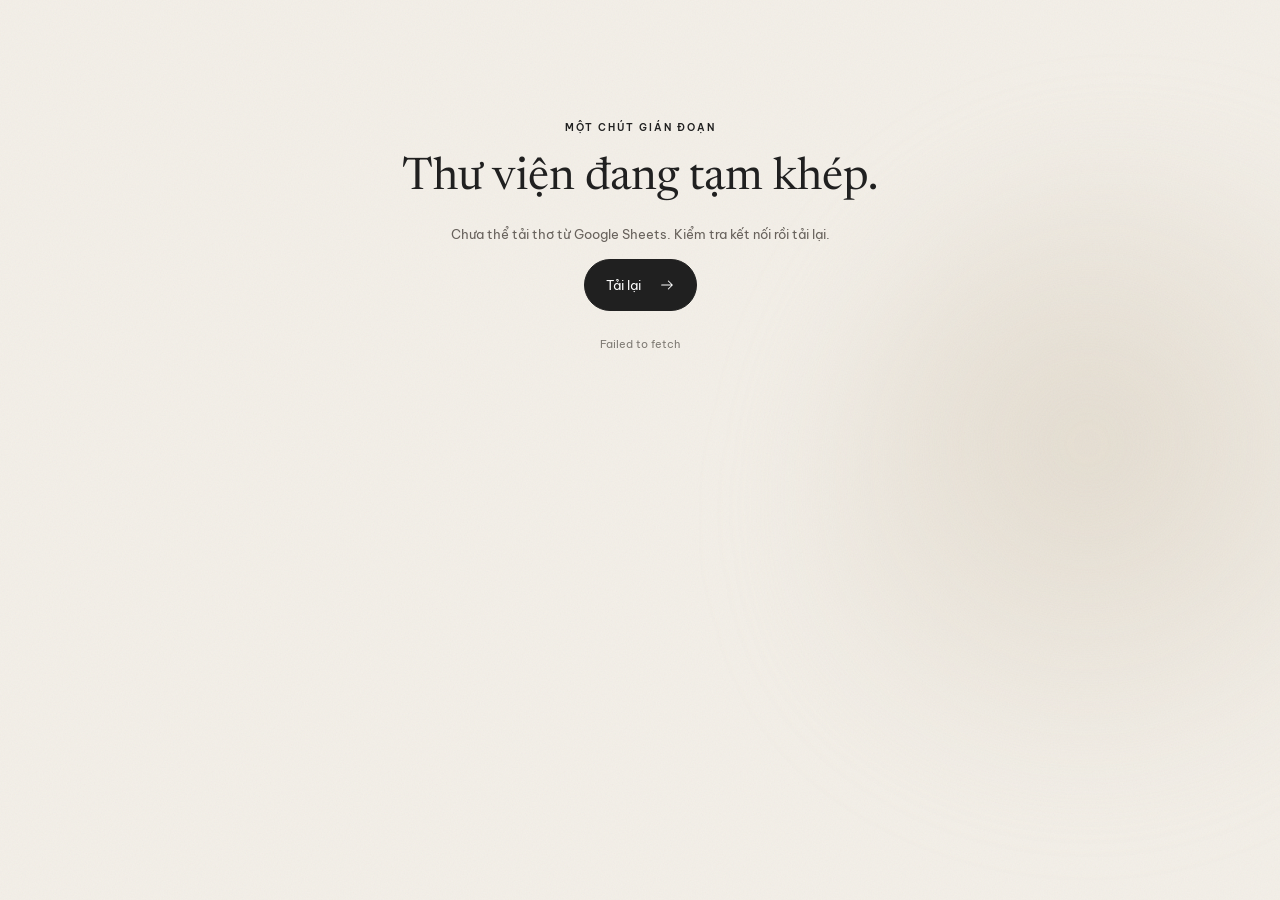
<file: index.html>
<!doctype html>
<html lang="vi"><head><meta charset="utf-8"><meta name="viewport" content="width=device-width, initial-scale=1"><meta name="theme-color" content="#f3efe8"><meta name="description" content="Sakalis, thư viện văn học đương đại: thơ, ký ức và những trang sách."><title>Sakalis · Một khoảng lặng dành cho thơ</title><link rel="icon" href="./favicon.ico"><link rel="preconnect" href="https://fonts.googleapis.com"><link rel="preconnect" href="https://fonts.gstatic.com" crossorigin><link rel="stylesheet" href="./assets/css/site.css?v=10.2.0"><link rel="stylesheet" href="./assets/css/poetry-type.css?v=10.2.0"></head>
<body data-page="index"><div id="app"><div class="boot-status" role="status"><span class="boot-mark">✽</span><p>Đang mở những dòng thơ...</p><noscript>Cần bật JavaScript để đọc thơ trên Sakalis.</noscript></div></div><script defer src="./assets/js/site.bundle.js?v=10.2.0"></script></body></html>
</file>
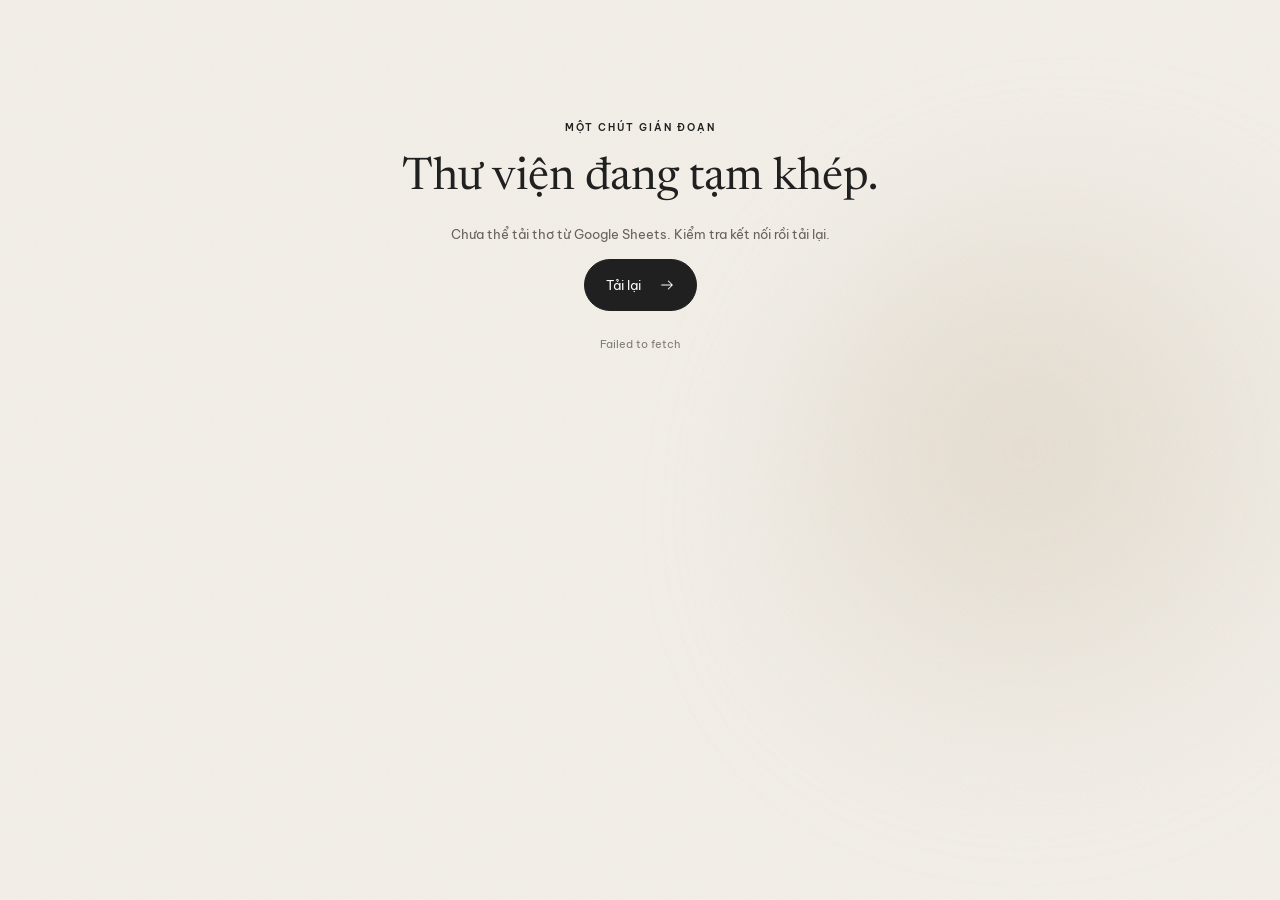
<file: about.html>
<!doctype html><html lang="vi"><head><meta charset="utf-8"><meta http-equiv="refresh" content="0; url=./index.html"><title>Sakalis</title></head><body><p><a href="./index.html">Về trang chủ Sakalis</a></p></body></html>
</file>
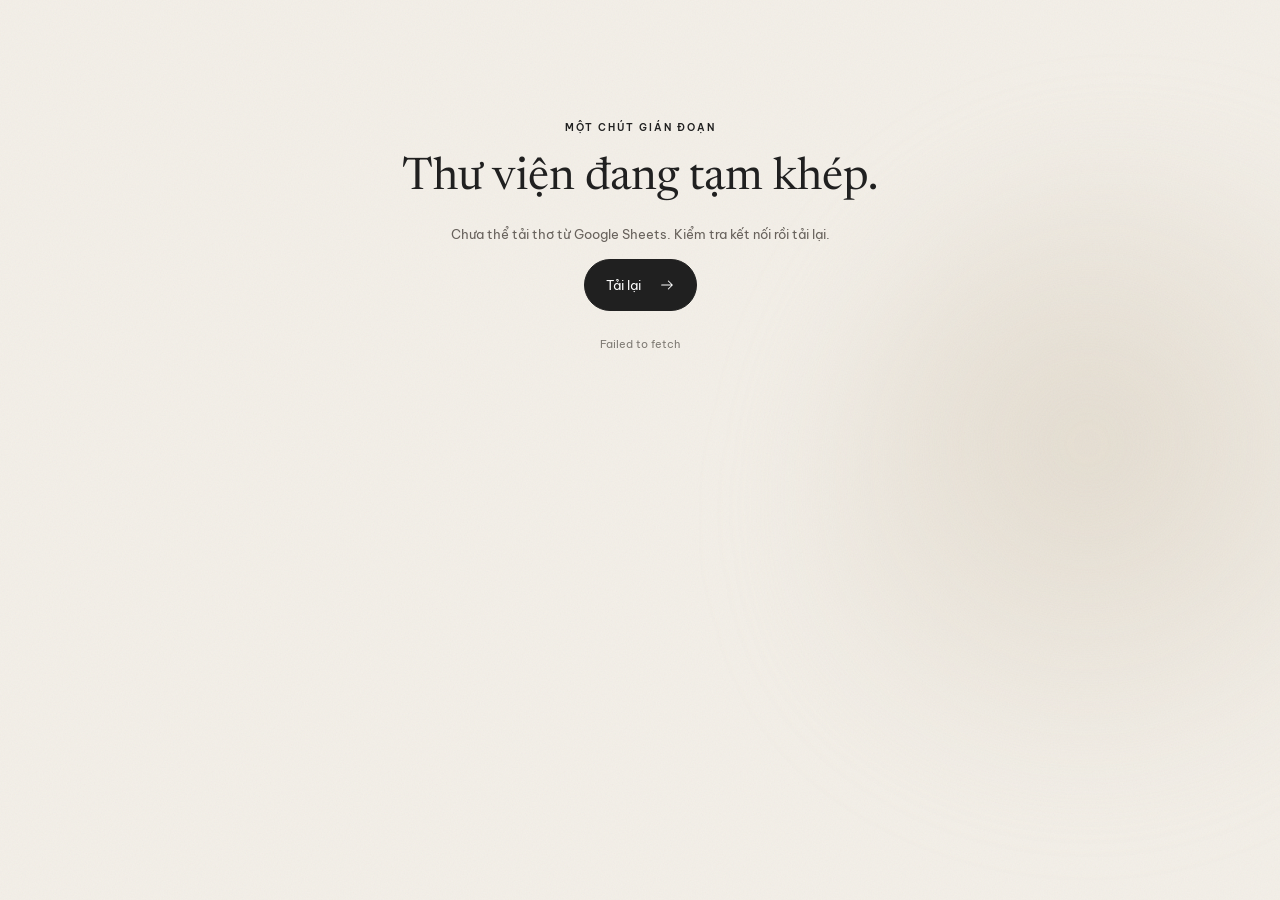
<file: collection-detail.html>
<!doctype html>
<html lang="vi"><head><meta charset="utf-8"><meta name="viewport" content="width=device-width, initial-scale=1"><meta name="theme-color" content="#f3efe8"><meta name="description" content="Sakalis, thư viện văn học đương đại: thơ, ký ức và những trang sách."><title>Chi tiết tập thơ · Sakalis</title><link rel="icon" href="./favicon.ico"><link rel="preconnect" href="https://fonts.googleapis.com"><link rel="preconnect" href="https://fonts.gstatic.com" crossorigin><link rel="stylesheet" href="./assets/css/site.css?v=10.2.0"><link rel="stylesheet" href="./assets/css/poetry-type.css?v=10.2.0"></head>
<body data-page="collection-detail"><div id="app"><div class="boot-status" role="status"><span class="boot-mark">✽</span><p>Đang mở những dòng thơ...</p><noscript>Cần bật JavaScript để đọc thơ trên Sakalis.</noscript></div></div><script defer src="./assets/js/site.bundle.js?v=10.2.0"></script></body></html>
</file>
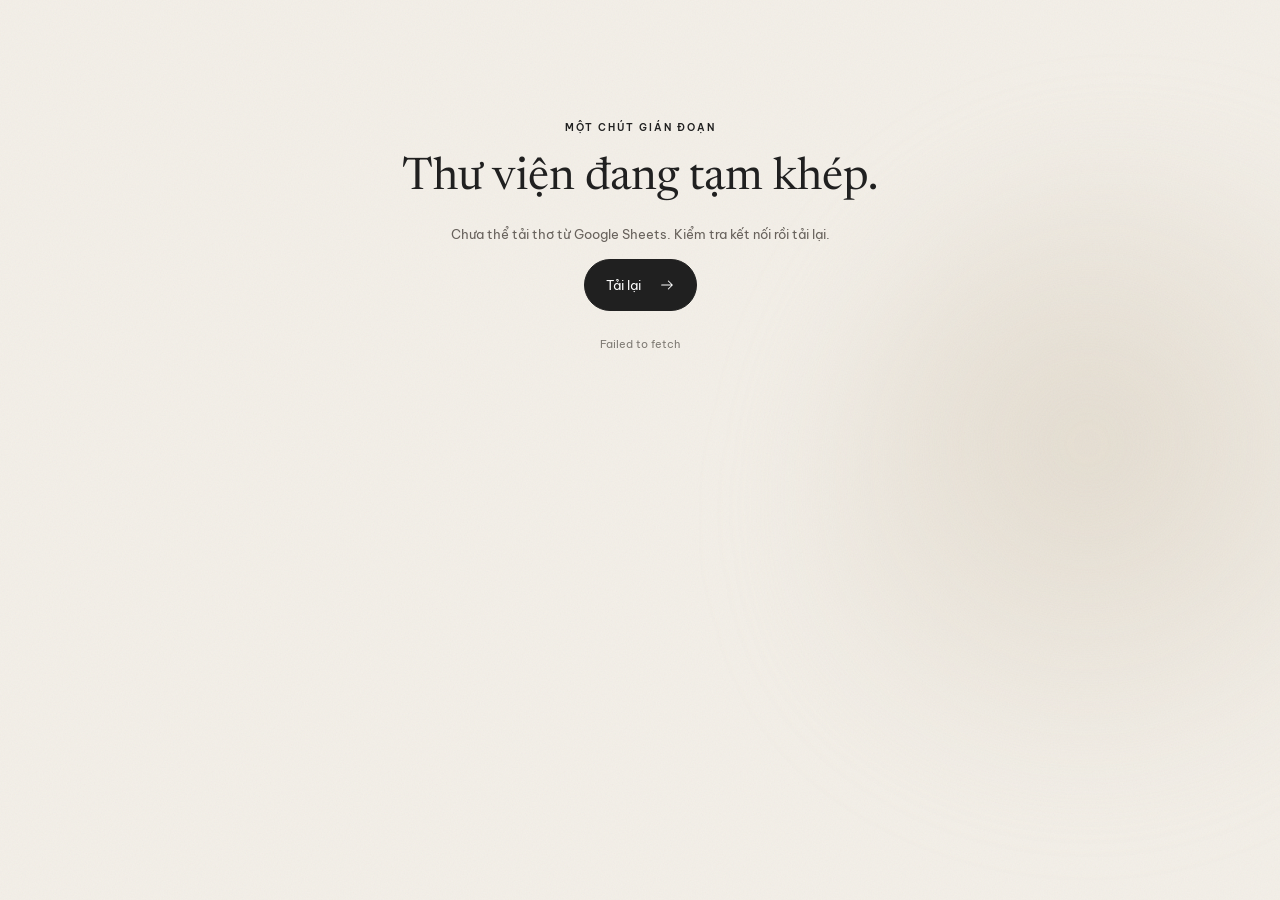
<file: collection.html>
<!doctype html>
<html lang="vi"><head><meta charset="utf-8"><meta name="viewport" content="width=device-width, initial-scale=1"><meta name="theme-color" content="#f3efe8"><meta name="description" content="Sakalis, thư viện văn học đương đại: thơ, ký ức và những trang sách."><title>Tập thơ và chủ đề · Sakalis</title><link rel="icon" href="./favicon.ico"><link rel="preconnect" href="https://fonts.googleapis.com"><link rel="preconnect" href="https://fonts.gstatic.com" crossorigin><link rel="stylesheet" href="./assets/css/site.css?v=10.2.0"><link rel="stylesheet" href="./assets/css/poetry-type.css?v=10.2.0"></head>
<body data-page="collection"><div id="app"><div class="boot-status" role="status"><span class="boot-mark">✽</span><p>Đang mở những dòng thơ...</p><noscript>Cần bật JavaScript để đọc thơ trên Sakalis.</noscript></div></div><script defer src="./assets/js/site.bundle.js?v=10.2.0"></script></body></html>
</file>
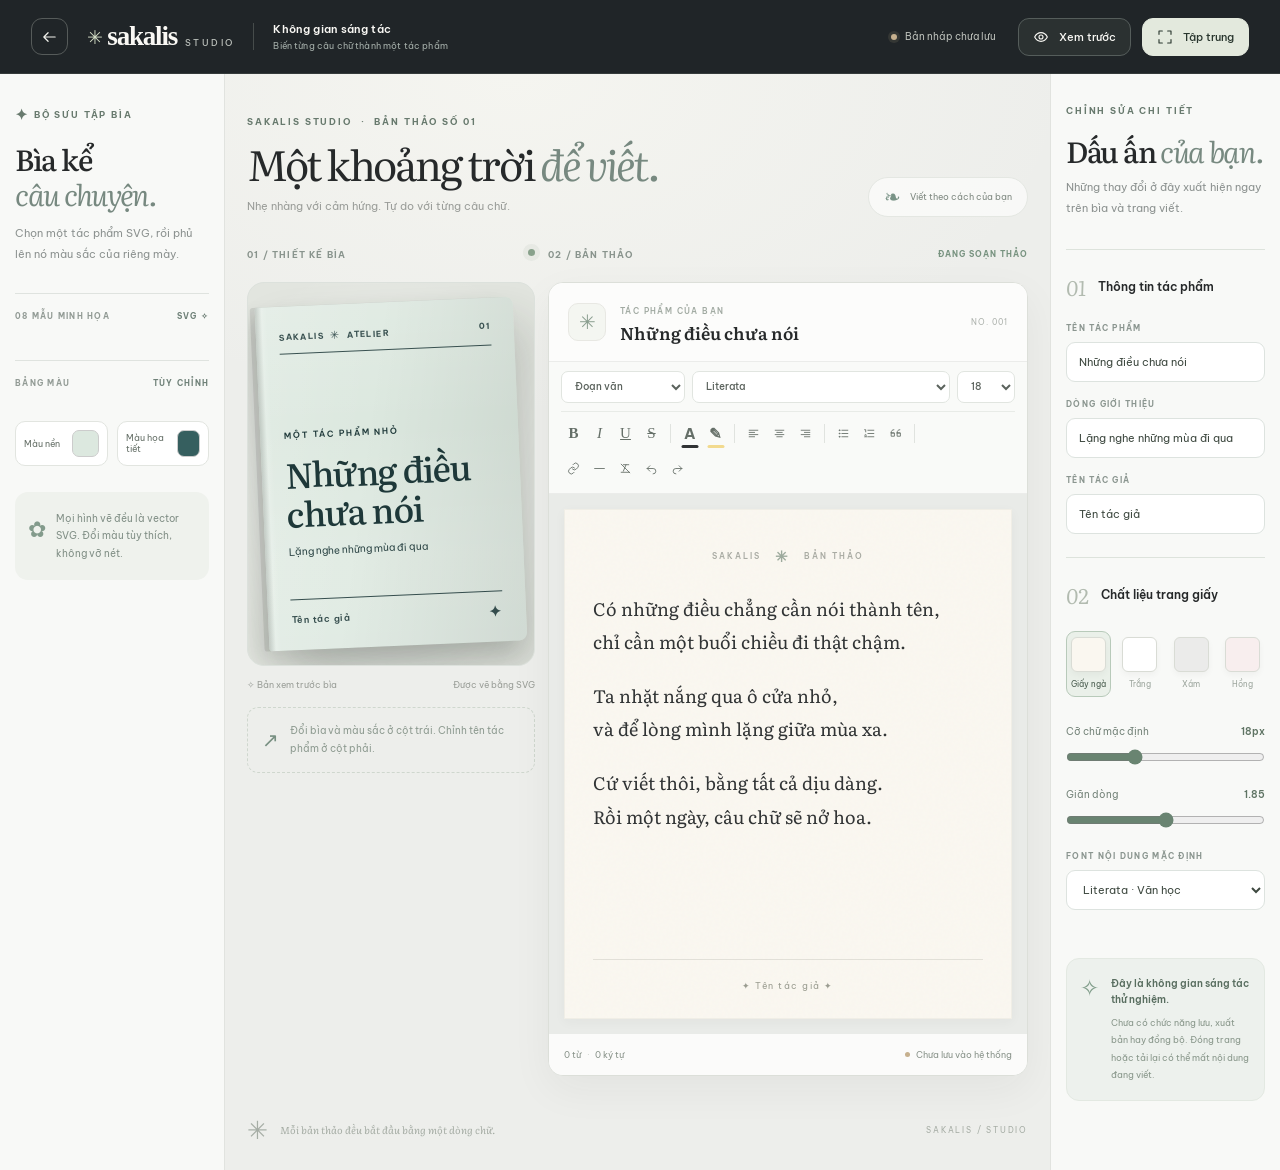
<file: create.html>
<!doctype html>
<html lang="vi">
<head>
  <meta charset="utf-8">
  <meta name="viewport" content="width=device-width,initial-scale=1">
  <meta name="color-scheme" content="light">
  <meta name="theme-color" content="#191d22">
  <meta name="description" content="Sakalis Studio: không gian soạn thảo và thiết kế bìa tác phẩm bằng SVG.">
  <title>Sakalis Studio · Không gian sáng tác</title>
  <link rel="preconnect" href="https://fonts.googleapis.com">
  <link rel="preconnect" href="https://fonts.gstatic.com" crossorigin>
  <link href="https://fonts.googleapis.com/css2?family=Be+Vietnam+Pro:wght@300;400;500;600;700&family=Literata:opsz,wght@7..72,400;7..72,500;7..72,600;7..72,700&display=swap" rel="stylesheet" media="print" onload="this.media='all'">
  <link rel="stylesheet" href="./assets/css/editor.css?v=1.0.0">
  <script defer src="./assets/js/editor.js?v=1.0.0"></script>
</head>
<body>
  <div class="studio-app" id="studio-app">
    <header class="topbar">
      <div class="brand-wrap">
        <a class="back-link" href="./index.html" aria-label="Về Sakalis" title="Về Sakalis">
          <svg viewBox="0 0 24 24" fill="none" stroke="currentColor" stroke-width="1.7"><path d="M20 12H4m6-6-6 6 6 6" stroke-linecap="round" stroke-linejoin="round"/></svg>
        </a>
        <div class="wordmark"><strong><span class="brand-flower">✳</span> sakalis</strong><small>STUDIO</small></div>
        <div class="top-divider"></div>
        <div class="top-title"><span>Không gian sáng tác</span><small>Biến từng câu chữ thành một tác phẩm</small></div>
      </div>
      <div class="topbar-actions">
        <div class="unsaved-state"><span class="state-dot"></span> Bản nháp chưa lưu</div>
        <button class="top-button" id="preview-button" title="Xem trước tác phẩm" aria-pressed="false" type="button">
          <svg viewBox="0 0 24 24"><path d="M2.5 12s3.3-6.5 9.5-6.5 9.5 6.5 9.5 6.5-3.3 6.5-9.5 6.5S2.5 12 2.5 12Z"/><circle cx="12" cy="12" r="3"/></svg>
          <span>Xem trước</span>
        </button>
        <button class="top-button top-button-accent" id="focus-button" title="Chế độ tập trung" aria-pressed="false" type="button">
          <svg viewBox="0 0 24 24"><path d="M8 3H3v5M16 3h5v5M3 16v5h5M21 16v5h-5"/></svg>
          <span>Tập trung</span>
        </button>
      </div>
    </header>

    <div class="app-layout">
      <aside class="covers-sidebar" aria-label="Thư viện bìa SVG">
        <div class="aside-head">
          <div class="eyebrow"><span class="section-sparkle">✦</span> BỘ SƯU TẬP BÌA</div>
          <h2>Bìa kể<br><em>câu chuyện.</em></h2>
          <p>Chọn một tác phẩm SVG, rồi phủ lên nó màu sắc của riêng mày.</p>
        </div>
        <div class="gallery-head"><span>08 MẪU MINH HỌA</span><span>SVG ✧</span></div>
        <div class="cover-gallery" id="cover-gallery" role="group" aria-label="Chọn mẫu bìa"></div>
        <div class="palette-wrap">
          <div class="gallery-head"><span>BẢNG MÀU</span><span>TÙY CHỈNH</span></div>
          <div class="palette-grid" id="palette-grid" role="group" aria-label="Chọn bảng màu"></div>
          <div class="custom-color-row">
            <label class="color-control"><span>Màu nền</span><input type="color" id="cover-base" value="#dce8df" aria-label="Màu nền bìa"></label>
            <label class="color-control"><span>Màu họa tiết</span><input type="color" id="cover-accent" value="#365f5f" aria-label="Màu minh họa bìa"></label>
          </div>
        </div>
        <div class="aside-foot"><span class="aside-foot-icon">✿</span><span>Mọi hình vẽ đều là vector SVG. Đổi màu tùy thích, không vỡ nét.</span></div>
      </aside>

      <main class="creative-workspace">
        <div class="workspace-head">
          <div>
            <div class="eyebrow">SAKALIS STUDIO <span class="sep-dot">·</span> BẢN THẢO SỐ 01</div>
            <h1>Một khoảng trời <em>để viết.</em></h1>
            <p>Nhẹ nhàng với cảm hứng. Tự do với từng câu chữ.</p>
          </div>
          <div class="mode-tag"><span class="mode-tag-icon">❧</span><span>Viết theo cách của bạn</span></div>
        </div>

        <div class="artboards">
          <section class="cover-work-area" aria-label="Bìa tác phẩm đang chọn">
            <div class="artboard-label"><span>01 / THIẾT KẾ BÌA</span><span class="live-dot"></span></div>
            <div class="cover-scene">
              <div class="cover-book" id="cover-book" style="--cover-base:#dce8df;--cover-accent:#365f5f;--cover-ink:#1e3839">
                <div class="cover-art" id="cover-art" aria-hidden="true"></div>
                <div class="cover-face-gradient" aria-hidden="true"></div>
                <div class="cover-content">
                  <div class="cover-topline"><span>SAKALIS <b>✳</b> ATELIER</span><span>01</span></div>
                  <div class="cover-text">
                    <span class="cover-series">MỘT TÁC PHẨM NHỎ</span>
                    <h2 id="cover-display-title">Những điều<br>chưa nói</h2>
                    <p id="cover-display-subtitle">Lặng nghe những mùa đi qua</p>
                  </div>
                  <div class="cover-author"><span id="cover-display-author">Tên tác giả</span><span>✦</span></div>
                </div>
              </div>
            </div>
            <div class="cover-under"><span>✧ Bản xem trước bìa</span><span>Được vẽ bằng SVG</span></div>
            <div class="cover-nudge"><span class="cover-nudge-icon">↗</span><p>Đổi bìa và màu sắc ở cột trái. Chỉnh tên tác phẩm ở cột phải.</p></div>
          </section>

          <section class="write-work-area" aria-label="Trình soạn thảo nội dung">
            <div class="artboard-label"><span>02 / BẢN THẢO</span><span class="live-badge">ĐANG SOẠN THẢO</span></div>
            <div class="editor-shell">
              <div class="document-header">
                <div class="doc-mini-icon">✳</div>
                <div><span class="doc-meta-caption">TÁC PHẨM CỦA BẠN</span><h2 id="document-display-title">Những điều chưa nói</h2></div>
                <span class="doc-page-number">NO. 001</span>
              </div>

              <div class="format-toolbar" id="format-toolbar" role="toolbar" aria-label="Công cụ định dạng nội dung">
                <div class="toolbar-row toolbar-row-main">
                  <label class="toolbar-select-label" title="Kiểu đoạn văn"><span class="sr-only">Kiểu đoạn</span>
                    <select id="block-format" class="toolbar-select">
                      <option value="P">Đoạn văn</option>
                      <option value="H2">Tiêu đề lớn</option>
                      <option value="H3">Tiêu đề nhỏ</option>
                      <option value="BLOCKQUOTE">Trích dẫn</option>
                    </select>
                  </label>
                  <label class="toolbar-select-label toolbar-font" title="Font chữ"><span class="sr-only">Font chữ</span>
                    <select id="inline-font" class="toolbar-select">
                      <option value="Literata">Literata</option>
                      <option value="Georgia">Georgia</option>
                      <option value="Arial">Arial</option>
                      <option value="Times New Roman">Times New Roman</option>
                      <option value="Be Vietnam Pro">Be Vietnam Pro</option>
                    </select>
                  </label>
                  <label class="toolbar-select-label toolbar-size" title="Cỡ chữ"><span class="sr-only">Cỡ chữ</span>
                    <select id="inline-size" class="toolbar-select">
                      <option value="14">14</option><option value="16">16</option><option value="18" selected>18</option><option value="20">20</option><option value="22">22</option><option value="26">26</option><option value="30">30</option><option value="36">36</option><option value="44">44</option>
                    </select>
                  </label>
                </div>
                <div class="toolbar-row toolbar-row-icons">
                  <div class="tool-group" role="group" aria-label="Định dạng chữ">
                    <button type="button" data-command="bold" class="tool-button tool-bold" title="In đậm (Ctrl+B)" aria-label="In đậm"><b>B</b></button>
                    <button type="button" data-command="italic" class="tool-button tool-italic" title="In nghiêng (Ctrl+I)" aria-label="In nghiêng"><i>I</i></button>
                    <button type="button" data-command="underline" class="tool-button tool-underline" title="Gạch dưới (Ctrl+U)" aria-label="Gạch dưới"><u>U</u></button>
                    <button type="button" data-command="strikeThrough" class="tool-button" title="Gạch ngang" aria-label="Gạch ngang"><s>S</s></button>
                  </div>
                  <span class="tool-divider"></span>
                  <div class="tool-group" role="group" aria-label="Màu chữ">
                    <label class="tool-color" title="Màu chữ"><span class="text-color-letter">A</span><input type="color" id="font-color" value="#303334" aria-label="Màu chữ đang chọn"></label>
                    <label class="tool-color tool-highlight" title="Tô sáng"><span class="marker-letter">✎</span><input type="color" id="highlight-color" value="#f2da8f" aria-label="Màu tô sáng"></label>
                  </div>
                  <span class="tool-divider"></span>
                  <div class="tool-group" role="group" aria-label="Căn lề">
                    <button type="button" data-command="justifyLeft" class="tool-button" title="Căn trái" aria-label="Căn trái"><svg viewBox="0 0 24 24"><path d="M4 6h16M4 10h10M4 14h16M4 18h10"/></svg></button>
                    <button type="button" data-command="justifyCenter" class="tool-button" title="Căn giữa" aria-label="Căn giữa"><svg viewBox="0 0 24 24"><path d="M4 6h16M7 10h10M4 14h16M7 18h10"/></svg></button>
                    <button type="button" data-command="justifyRight" class="tool-button" title="Căn phải" aria-label="Căn phải"><svg viewBox="0 0 24 24"><path d="M4 6h16M10 10h10M4 14h16M10 18h10"/></svg></button>
                  </div>
                  <span class="tool-divider"></span>
                  <div class="tool-group" role="group" aria-label="Danh sách và trích dẫn">
                    <button type="button" data-command="insertUnorderedList" class="tool-button" title="Danh sách đầu dòng" aria-label="Danh sách đầu dòng"><svg viewBox="0 0 24 24"><path d="M9 6h11M9 12h11M9 18h11"/><circle cx="4.5" cy="6" r=".8"/><circle cx="4.5" cy="12" r=".8"/><circle cx="4.5" cy="18" r=".8"/></svg></button>
                    <button type="button" data-command="insertOrderedList" class="tool-button" title="Danh sách đánh số" aria-label="Danh sách đánh số"><svg viewBox="0 0 24 24"><path d="M9 6h11M9 12h11M9 18h11"/><path d="M3 5h2v4M3 15c2-2 3-1 3 0s-3 3-3 3h4"/></svg></button>
                    <button type="button" id="quote-button" class="tool-button" title="Trích dẫn" aria-label="Trích dẫn"><svg viewBox="0 0 24 24"><path d="M9 11H4c0-4 2-6 5-6m11 6h-5c0-4 2-6 5-6M4 11v6h6v-6H4Zm11 0v6h6v-6h-6Z"/></svg></button>
                  </div>
                  <span class="tool-divider"></span>
                  <div class="tool-group" role="group" aria-label="Chèn và lịch sử">
                    <button type="button" id="link-button" class="tool-button" title="Chèn liên kết (Ctrl+K)" aria-label="Chèn liên kết"><svg viewBox="0 0 24 24"><path d="M10 13a5 5 0 0 0 7.1.1l2.5-2.5a5 5 0 0 0-7.1-7.1l-1.4 1.4M14 11a5 5 0 0 0-7.1-.1l-2.5 2.5a5 5 0 0 0 7.1 7.1l1.4-1.4"/></svg></button>
                    <button type="button" data-command="insertHorizontalRule" class="tool-button" title="Đường phân cách" aria-label="Đường phân cách"><svg viewBox="0 0 24 24"><path d="M3 12h18"/></svg></button>
                    <button type="button" data-command="removeFormat" class="tool-button" title="Xóa định dạng vùng chọn" aria-label="Xóa định dạng"><svg viewBox="0 0 24 24"><path d="M4 19h15M8 5h10M13 5 8 17M4 4l16 16"/></svg></button>
                    <button type="button" data-command="undo" class="tool-button" title="Hoàn tác (Ctrl+Z)" aria-label="Hoàn tác"><svg viewBox="0 0 24 24"><path d="M9 7 4 12l5 5M4 12h11a5 5 0 0 1 0 10"/></svg></button>
                    <button type="button" data-command="redo" class="tool-button" title="Làm lại (Ctrl+Y)" aria-label="Làm lại"><svg viewBox="0 0 24 24"><path d="m15 7 5 5-5 5m5-5H9a5 5 0 0 0 0 10"/></svg></button>
                  </div>
                </div>
              </div>

              <div class="paper-outer">
                <article class="paper" id="paper" data-paper="cream">
                  <div class="paper-ornamental-head">SAKALIS <span>✳</span> BẢN THẢO</div>
                  <div class="editable-content" id="editor" contenteditable="true" role="textbox" aria-label="Nội dung tác phẩm" aria-multiline="true" spellcheck="true">
                    <p>Có những điều chẳng cần nói thành tên,<br>chỉ cần một buổi chiều đi thật chậm.</p>
                    <p>Ta nhặt nắng qua ô cửa nhỏ,<br>và để lòng mình lặng giữa mùa xa.</p>
                    <p>Cứ viết thôi, bằng tất cả dịu dàng.<br>Rồi một ngày, câu chữ sẽ nở hoa.</p>
                  </div>
                  <div class="paper-signature">✦ <span id="paper-author">Tên tác giả</span> ✦</div>
                </article>
              </div>
              <footer class="editor-statusbar"><span><span class="wordcount" id="word-count">0</span> từ <span class="status-separator">·</span> <span id="char-count">0</span> ký tự</span><span><span class="small-circle"></span> Chưa lưu vào hệ thống</span></footer>
            </div>
          </section>
        </div>
        <div class="workspace-bottom"><span>✳</span><p>Mỗi bản thảo đều bắt đầu bằng một dòng chữ.</p><span>SAKALIS / STUDIO</span></div>
      </main>

      <aside class="inspector-sidebar" aria-label="Tùy chỉnh tác phẩm">
        <div class="inspector-intro"><div class="eyebrow">CHỈNH SỬA CHI TIẾT</div><h2>Dấu ấn <em>của bạn.</em></h2><p>Những thay đổi ở đây xuất hiện ngay trên bìa và trang viết.</p></div>
        <div class="inspector-section">
          <div class="inspector-section-title"><span>01</span><h3>Thông tin tác phẩm</h3></div>
          <label class="field-label" for="work-title">TÊN TÁC PHẨM</label>
          <input class="form-control" type="text" id="work-title" maxlength="110" value="Những điều chưa nói" placeholder="Tên bài thơ, tác phẩm...">
          <label class="field-label" for="work-subtitle">DÒNG GIỚI THIỆU</label>
          <input class="form-control" type="text" id="work-subtitle" maxlength="130" value="Lặng nghe những mùa đi qua" placeholder="Một câu về tác phẩm...">
          <label class="field-label" for="work-author">TÊN TÁC GIẢ</label>
          <input class="form-control" type="text" id="work-author" maxlength="60" value="Tên tác giả" placeholder="Tên tác giả...">
        </div>
        <div class="inspector-section">
          <div class="inspector-section-title"><span>02</span><h3>Chất liệu trang giấy</h3></div>
          <div class="paper-palette" id="paper-palette" role="group" aria-label="Chọn màu giấy">
            <button class="paper-color-button selected" data-paper="cream" type="button"><i style="background:#faf7f0"></i><span>Giấy ngà</span></button>
            <button class="paper-color-button" data-paper="white" type="button"><i style="background:#ffffff"></i><span>Trắng</span></button>
            <button class="paper-color-button" data-paper="stone" type="button"><i style="background:#ebebea"></i><span>Xám</span></button>
            <button class="paper-color-button" data-paper="blush" type="button"><i style="background:#f8eeee"></i><span>Hồng</span></button>
          </div>
          <div class="range-field"><label for="body-font-size"><span>Cỡ chữ mặc định</span><output id="body-font-size-label">18px</output></label><input type="range" id="body-font-size" min="14" max="26" value="18"></div>
          <div class="range-field"><label for="line-spacing"><span>Giãn dòng</span><output id="line-spacing-label">1.85</output></label><input type="range" id="line-spacing" min="1.3" max="2.4" step=".05" value="1.85"></div>
          <label class="field-label" for="document-font">FONT NỘI DUNG MẶC ĐỊNH</label>
          <select id="document-font" class="form-control">
            <option value="literata">Literata · Văn học</option>
            <option value="georgia">Georgia · Cổ điển</option>
            <option value="sans">Be Vietnam Pro · Hiện đại</option>
          </select>
        </div>
        <div class="inspector-note"><span>✧</span><div><strong>Đây là không gian sáng tác thử nghiệm.</strong><p>Chưa có chức năng lưu, xuất bản hay đồng bộ. Đóng trang hoặc tải lại có thể mất nội dung đang viết.</p></div></div>
      </aside>
    </div>
    <div class="mobile-bottom-label">✳ SAKALIS STUDIO <span>·</span> VIẾT ĐỂ NHỚ</div>
    <div id="toast" class="editor-toast" role="status" aria-live="polite"></div>
  </div>
</body>
</html>
</file>
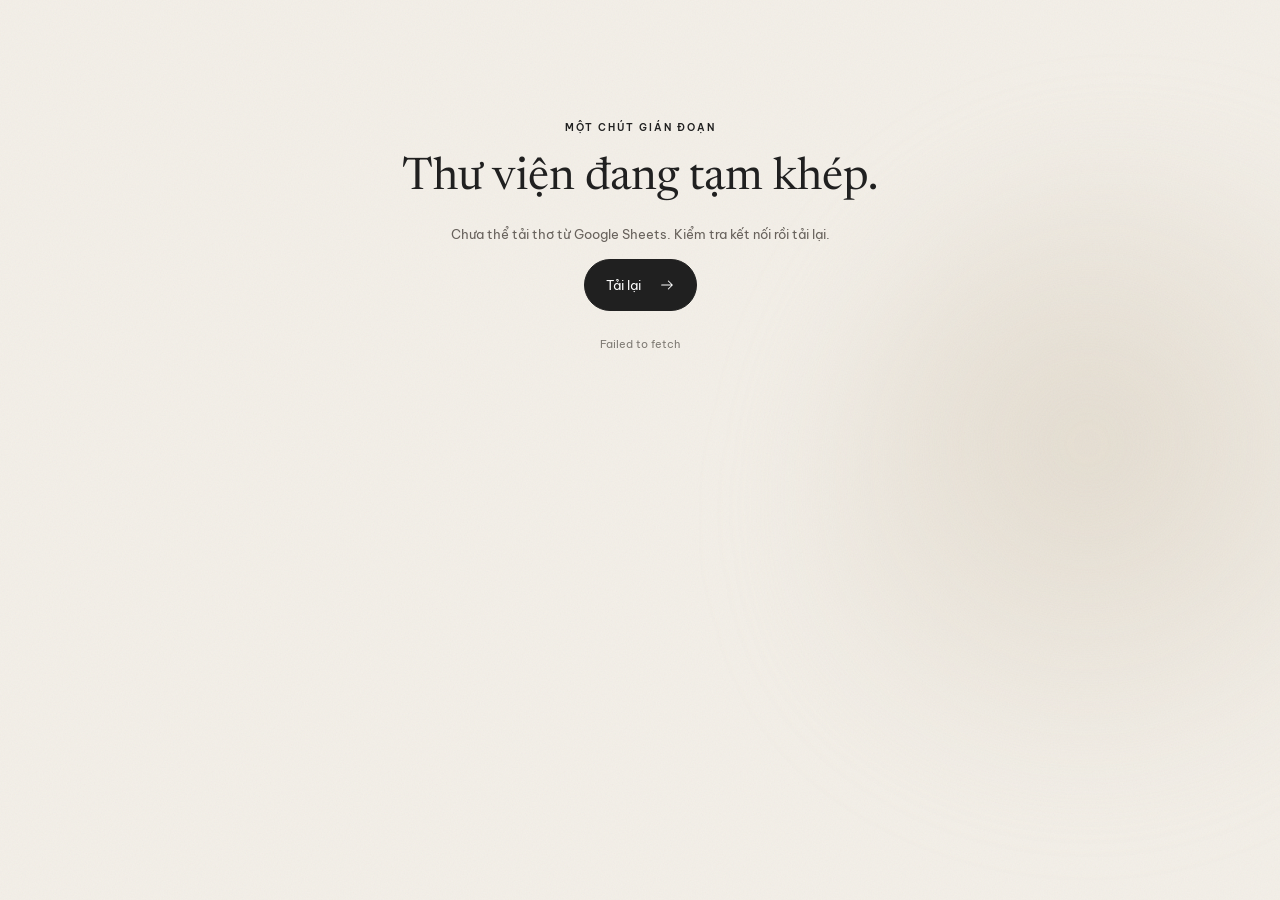
<file: detail.html>
<!doctype html>
<html lang="vi"><head><meta charset="utf-8"><meta name="viewport" content="width=device-width, initial-scale=1"><meta name="theme-color" content="#f3efe8"><meta name="description" content="Sakalis, thư viện văn học đương đại: thơ, ký ức và những trang sách."><title>Đọc thơ · Sakalis</title><link rel="icon" href="./favicon.ico"><link rel="preconnect" href="https://fonts.googleapis.com"><link rel="preconnect" href="https://fonts.gstatic.com" crossorigin><link rel="stylesheet" href="./assets/css/site.css?v=10.2.0"><link rel="stylesheet" href="./assets/css/poetry-type.css?v=10.2.0"></head>
<body data-page="detail"><div id="app"><div class="boot-status" role="status"><span class="boot-mark">✽</span><p>Đang mở những dòng thơ...</p><noscript>Cần bật JavaScript để đọc thơ trên Sakalis.</noscript></div></div><script defer src="./assets/js/site.bundle.js?v=10.2.0"></script></body></html>
</file>
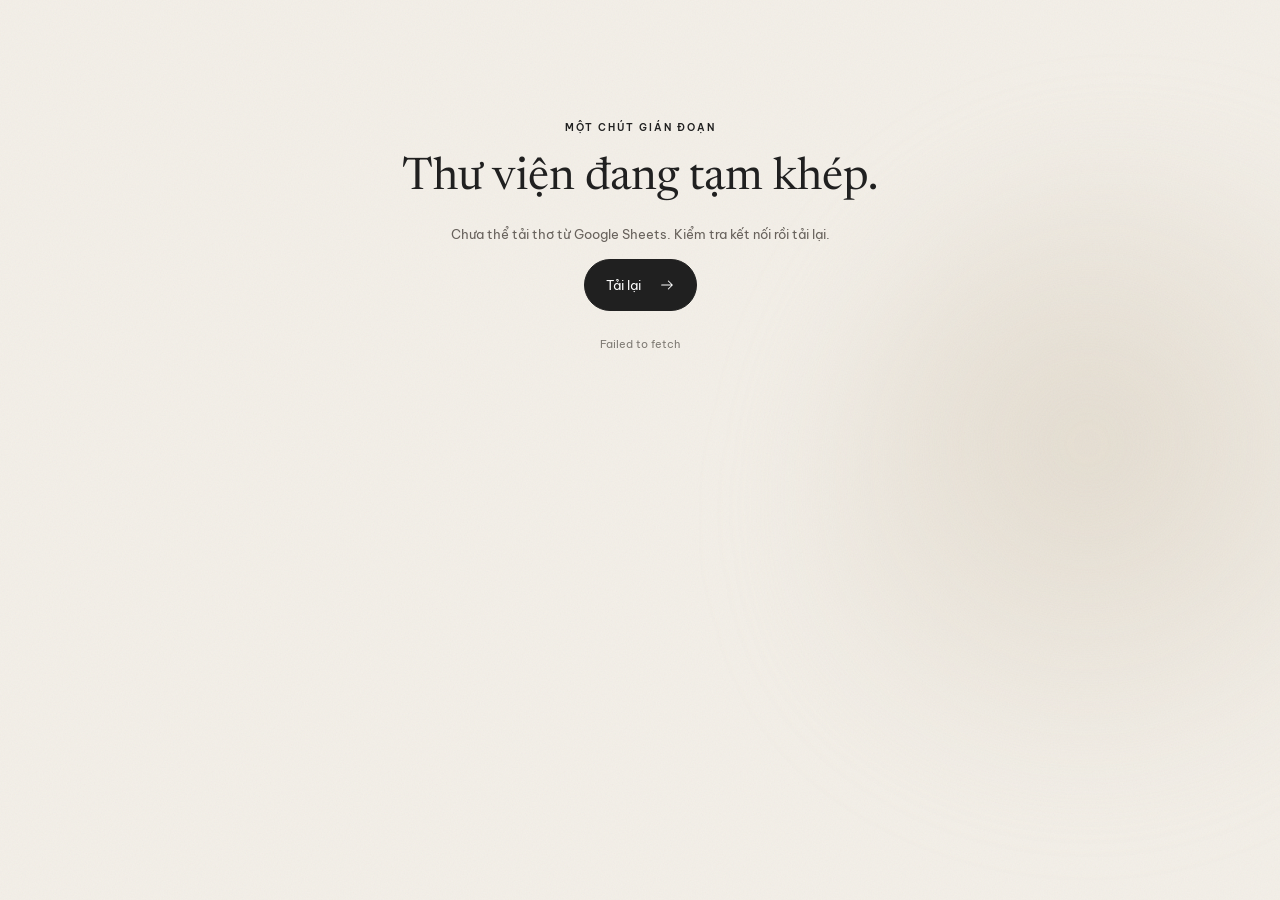
<file: list.html>
<!doctype html>
<html lang="vi"><head><meta charset="utf-8"><meta name="viewport" content="width=device-width, initial-scale=1"><meta name="theme-color" content="#f3efe8"><meta name="description" content="Sakalis, thư viện văn học đương đại: thơ, ký ức và những trang sách."><title>Thư viện thơ · Sakalis</title><link rel="icon" href="./favicon.ico"><link rel="preconnect" href="https://fonts.googleapis.com"><link rel="preconnect" href="https://fonts.gstatic.com" crossorigin><link rel="stylesheet" href="./assets/css/site.css?v=10.2.0"><link rel="stylesheet" href="./assets/css/poetry-type.css?v=10.2.0"></head>
<body data-page="list"><div id="app"><div class="boot-status" role="status"><span class="boot-mark">✽</span><p>Đang mở những dòng thơ...</p><noscript>Cần bật JavaScript để đọc thơ trên Sakalis.</noscript></div></div><script defer src="./assets/js/site.bundle.js?v=10.2.0"></script></body></html>
</file>
<file: assets/css/site.css>
@import url('https://fonts.googleapis.com/css2?family=Be+Vietnam+Pro:wght@300;400;500;600;700&family=Literata:opsz,wght@7..72,300;7..72,400;7..72,500;7..72,600&family=Newsreader:opsz,wght@6..72,300;6..72,400;6..72,500;6..72,600&display=swap');
:root{--ivory:#f3efe8;--paper:#e9e4db;--paper-light:#f9f6f0;--stone:#d8d0c4;--ink:#202020;--dark:#17191b;--grey:#76726e;--line:#c9c0b2;--serif:'Newsreader','Literata',Georgia,serif;--poem:'Literata',Georgia,serif;--sans:'Be Vietnam Pro',Arial,sans-serif;--ease:cubic-bezier(.22,1,.36,1);--depth:0 25px 65px #20191120; color-scheme:light}
*,*::before,*::after{box-sizing:border-box}html{scroll-behavior:smooth}body{margin:0;min-width:320px;background:var(--ivory);color:var(--ink);font:400 13px/1.75 var(--sans);-webkit-font-smoothing:antialiased;overflow-x:hidden}body::before{content:"";position:fixed;z-index:150;inset:0;pointer-events:none;opacity:.23;background-image:url("data:image/svg+xml,%3Csvg viewBox='0 0 160 160' xmlns='http://www.w3.org/2000/svg'%3E%3Cfilter id='n'%3E%3CfeTurbulence type='fractalNoise' baseFrequency='.78' numOctaves='3' stitchTiles='stitch'/%3E%3C/filter%3E%3Crect width='100%25' height='100%25' opacity='.23' filter='url(%23n)'/%3E%3C/svg%3E");background-size:176px 176px;mix-blend-mode:multiply}body::after{content:"";position:fixed;z-index:-1;width:55vw;height:55vw;right:-18vw;top:18vh;border-radius:44% 56% 62% 38% / 55% 40% 60% 45%;background:radial-gradient(ellipse at 40% 40%,#dbd2c3aa,transparent 60%);filter:blur(55px);animation:ambientMorph 18s ease-in-out infinite alternate;pointer-events:none}
a{color:inherit;text-decoration:none}button,input,select{font:inherit}button{cursor:pointer}img{display:block;max-width:100%}[hidden]{display:none!important}::selection{background:#9d9487;color:#fff}button:focus-visible,a:focus-visible,input:focus-visible,select:focus-visible{outline:2px solid #766b5a;outline-offset:4px}.shell{width:min(1320px,calc(100% - 96px));margin-inline:auto}.eyebrow{display:block;font:600 10px/1.5 var(--sans);letter-spacing:.2em;text-transform:uppercase}.appear{opacity:0;transform:translateY(27px);transition:transform .9s var(--ease),opacity .9s var(--ease);transition-delay:var(--delay,0ms)}.appear.in-view{opacity:1;transform:translateY(0)}.page-leaving main{animation:pageLeave .16s ease forwards}
@keyframes pageLeave{to{opacity:.65;filter:blur(2px)}}@keyframes ambientMorph{from{transform:translate(-8%,0) rotate(-5deg);border-radius:44% 56% 62% 38% / 55% 40% 60% 45%}to{transform:translate(5%,8%) rotate(16deg);border-radius:59% 41% 38% 62%/39% 62% 38% 61%}}@keyframes fadeUp{from{opacity:0;transform:translateY(40px);filter:blur(4px)}to{opacity:1;transform:translateY(0);filter:blur(0)}}@keyframes roll{to{transform:rotate(360deg)}}@keyframes bob{50%{transform:translateY(-8px)}}@keyframes ticker{to{transform:translateX(-50%)}}@keyframes grainShift{0%,100%{transform:translate(0,0)}25%{transform:translate(1%,-1%)}50%{transform:translate(-1%,1%)}75%{transform:translate(1%,1%)}}@keyframes bookmarkPop{0%{transform:scale(1)}45%{transform:scale(1.27) rotate(-12deg)}100%{transform:scale(1)}}
/* Masthead + navigation */
.site-head{position:relative;z-index:120;background:var(--paper-light);border-bottom:1px solid #cfc8be}.head-top{height:34px;border-bottom:1px solid #c5bbae;display:flex;align-items:center;justify-content:space-between;font:600 9px/1 var(--sans);letter-spacing:.16em;color:#67645e}.head-top i{font-style:normal;font-size:14px;margin:0 4px}.head-main{height:86px;display:grid;grid-template-columns:1fr auto 1fr;align-items:center;gap:35px}.brand{display:flex;align-items:center;width:max-content;gap:8px;font:500 38px/.9 var(--serif);letter-spacing:-.085em}.brand-symbol{font:28px/1 var(--serif);letter-spacing:0;animation:roll 35s linear infinite}.brand small{display:block;font:600 7px/1.4 var(--sans);letter-spacing:.3em;margin-top:7px;margin-left:1px}.nav-links{display:flex;align-items:center;gap:34px}.nav-links a{position:relative;font:500 12px/1 var(--sans);color:#65625d;transition:color .2s}.nav-links a:hover,.nav-links a[aria-current=page]{color:#111}.nav-links a:after{content:"";position:absolute;left:0;bottom:-13px;width:0;height:1px;background:#202020;transition:width .35s var(--ease)}.nav-links a:hover:after,.nav-links a[aria-current=page]:after{width:100%}.head-actions{display:flex;align-items:center;justify-content:flex-end;gap:10px}.head-search,.head-saved{display:flex;align-items:center;justify-content:center;height:39px;border:1px solid #d6cfc4;transition:background .25s,color .25s,border-color .25s}.head-search{width:39px;border-radius:50%}.head-saved{border-radius:50px;padding:0 13px;gap:9px;font-size:11px}.head-search:hover,.head-saved:hover{background:#272624;color:#fff;border-color:#272624}.nav-menu,.nav-mobile{display:none}.nav-menu{background:none;border:0;padding:8px}
/* Shared UI */
.section-head{display:grid;grid-template-columns:76px minmax(0,1fr) auto;align-items:end;gap:26px;margin:0 0 34px;border-bottom:1px solid var(--line);padding-bottom:26px}.section-index{align-self:start;font:400 21px/1 var(--serif);color:#867f76;display:flex;gap:14px}.section-index span{font-size:12px;padding-top:6px}.section-title .eyebrow{color:#827970;margin-bottom:8px}.section-title h2{margin:0;font:400 clamp(35px,3.9vw,58px)/1.03 var(--serif);letter-spacing:-.045em}.section-title h2 em{font-weight:300;color:#817b73}.text-link{display:inline-flex;align-items:center;gap:15px;font:600 11px/1.5 var(--sans);letter-spacing:.015em;padding-bottom:7px;white-space:nowrap}.text-link svg{transition:transform .35s var(--ease)}.text-link:hover svg{transform:translate(4px,-4px)}.text-link:after{content:'';position:absolute}.button-ink{display:inline-flex;align-items:center;gap:18px;border:1px solid var(--ink);background:var(--ink);color:#fff;padding:14px 21px;border-radius:50px;transition:background .25s,color .25s;white-space:nowrap}.button-ink:hover{background:transparent;color:var(--ink)}.loading{min-height:430px;display:flex;flex-direction:column;align-items:center;justify-content:center;gap:20px;text-align:center;color:#666}.loading span{font:35px var(--serif);animation:roll 14s linear infinite}.loading p{font:italic 21px var(--serif)}.toast{position:fixed;z-index:800;bottom:28px;left:50%;transform:translate(-50%,20px);opacity:0;pointer-events:none;transition:transform .3s,opacity .3s;background:#252321;color:#fff;border-radius:35px;padding:13px 23px;box-shadow:0 10px 40px #0003;white-space:nowrap}.toast.show{opacity:1;transform:translate(-50%,0)}.notice,.empty-state{text-align:center;padding:120px 20px}.notice h2,.empty-state h2{font:400 45px/1.15 var(--serif);margin:18px 0}.notice p,.empty-state p{color:#68625c}.notice small{display:block;margin-top:24px;color:#807c75}.empty-state>span{font:45px var(--serif)}
/* HERO: ink-dark editorial composition */
.hero-art{position:relative;min-height:670px;margin:30px 0 0;border-radius:11px 11px 135px 11px;display:grid;grid-template-columns:56% 44%;overflow:hidden;background:#1c1d1d;color:#f4f0e9;isolation:isolate;box-shadow:var(--depth)}.hero-art:before{content:"";position:absolute;width:650px;height:680px;left:-210px;bottom:-490px;border-radius:50%;background:radial-gradient(ellipse,#7d7c7357,transparent 68%);filter:blur(15px);animation:ambientMorph 17s ease-in-out infinite alternate;z-index:-1}.hero-art:after{content:"✳";position:absolute;right:25%;top:-120px;font:350px/1 var(--serif);opacity:.035;pointer-events:none}.hero-copy{position:relative;z-index:3;padding:55px 25px 53px 64px;display:flex;flex-direction:column;justify-content:space-between}.hero-edition{font:600 10px/1.3 var(--sans);letter-spacing:.21em;color:#bab7af;opacity:0;animation:fadeUp .9s .1s forwards}.hero-title-mask{display:flex;flex-direction:column;margin:43px 0 auto}.hero-typeline{font:300 clamp(67px,7.6vw,123px)/.9 var(--serif);letter-spacing:-.057em;opacity:0;animation:fadeUp 1s var(--ease) forwards}.hero-typeline:nth-child(2){animation-delay:.14s}.hero-typeline:nth-child(3){animation-delay:.28s}.hero-typeline-em{font-style:italic;color:#b3aba0;margin-left:6vw}.hero-bottom{display:flex;gap:20px;align-items:end;justify-content:space-between;margin-top:25px;border-top:1px solid #87837c4d;padding-top:21px}.hero-lines{font:italic 15px/1.95 var(--poem);color:#c5c0b6;display:flex;flex-direction:column;max-width:53%}.hero-lines span{white-space:nowrap;overflow:hidden;text-overflow:ellipsis}.hero-cta{display:flex;flex-direction:column;gap:14px;max-width:46%}.hero-cta>span{font:600 9px/1.5 var(--sans);letter-spacing:.17em;color:#c2bcb2}.hero-cta a{display:flex;gap:15px;align-items:center;font:500 13px var(--sans);padding-bottom:8px;border-bottom:1px solid #bab6ae}.hero-cta a svg{transition:transform .3s}.hero-cta a:hover svg{transform:translate(4px,-4px)}.hero-visual{position:relative;overflow:hidden;min-height:670px}.hero-visual:after{content:'';inset:0;position:absolute;pointer-events:none;background:linear-gradient(90deg,#1c1d1d 0%,transparent 16%),linear-gradient(0deg,#1c1d1d6d,transparent 29%)}.hero-image-shape{position:absolute;inset:42px 45px 48px 8px;overflow:hidden;border-radius:46% 54% 47% 53%/55% 41% 59% 45%;filter:grayscale(1);transform:rotate(-5deg);box-shadow:inset 0 0 70px #0009;animation:heroMorph 18s ease-in-out infinite alternate}.hero-art-image{position:absolute;inset:-20px;transform:translate(var(--mx,0),var(--my,0)) rotate(5deg) scale(1.13);transition:transform .6s ease-out}.hero-art-image img{width:100%;height:100%;object-fit:cover;filter:contrast(1.22) brightness(.83)}@keyframes heroMorph{0%{border-radius:46% 54% 47% 53%/55% 41% 59% 45%;transform:rotate(-5deg)}100%{border-radius:56% 44% 57% 43%/45% 59% 41% 55%;transform:rotate(4deg)}}.hero-drawn-orbit{position:absolute;z-index:1;inset:20px 17px 17px 2px;border:1px solid #d8d1c146;border-radius:50%;transform:rotate(23deg);pointer-events:none}.hero-drawn-orbit:after{content:'';position:absolute;left:8%;bottom:18%;width:9px;height:9px;border-radius:50%;background:#d2cabb}.hero-visual-seal{position:absolute;z-index:3;right:10%;top:9%;font:68px/1 var(--serif);color:#dfdad0;animation:roll 45s linear infinite}.hero-visual-note{position:absolute;z-index:3;bottom:43px;right:50px;font:600 9px var(--sans);color:#e4e2dc;letter-spacing:.25em;writing-mode:vertical-rl}.hero-side{position:absolute;right:14px;top:50%;transform:translateY(-50%) rotate(180deg);writing-mode:vertical-rl;z-index:4;font:600 8px var(--sans);letter-spacing:.25em;color:#aaa399}
.marquee-ribbon{height:48px;margin:29px 0 80px;overflow:hidden;border-top:1px solid #bdb3a6;border-bottom:1px solid #bdb3a6;display:flex;align-items:center;color:#82796d}.marquee-ribbon div{white-space:nowrap;min-width:max-content;animation:ticker 40s linear infinite;font:500 14px var(--serif);letter-spacing:.28em}.marquee-ribbon i{font-style:normal;font-size:12px;padding:0 24px;color:#9b9389}
.home-section{margin-bottom:115px}.highlight-section{margin-top:0}.feature-layout{display:grid;grid-template-columns:minmax(0,1.38fr) minmax(0,.62fr);gap:17px;height:580px}.feature-major{position:relative;overflow:hidden;border-radius:8px 80px 8px 8px;color:#f4efe8;display:block;background:#2d2b29}.feature-major>img{width:100%;height:100%;object-fit:cover;filter:grayscale(1) brightness(.76);transition:transform 1.3s var(--ease),filter .7s}.feature-major:hover>img{transform:scale(1.055);filter:grayscale(1) brightness(.66)}.feature-major-dark{position:absolute;inset:0;background:linear-gradient(0deg,#090b0bea 0%,#080b0b47 64%,#090b0b20 100%)}.feature-major-kicker{position:absolute;top:30px;left:36px;font:600 10px var(--sans);letter-spacing:.2em}.feature-major-copy{position:absolute;left:43px;right:40px;bottom:40px}.feature-major-copy>span{font:600 10px var(--sans);letter-spacing:.15em}.feature-major-copy h3{font:400 clamp(38px,4.5vw,69px)/1.05 var(--serif);letter-spacing:-.04em;margin:13px 0 16px;max-width:80%}.feature-major-copy p{font:italic 16px/1.8 var(--poem);color:#d8d5cd;max-width:450px}.feature-major-link{display:flex;align-items:center;gap:12px;margin-top:26px;font:600 12px var(--sans)!important;letter-spacing:0!important}.feature-aside{display:grid;grid-template-rows:1.05fr .95fr;gap:17px;min-height:0}.feature-quotation{position:relative;overflow:hidden;background:#dcd5c9;border-radius:8px;padding:33px 35px;display:flex;flex-direction:column;justify-content:space-between}.feature-quotation::after{content:"";position:absolute;width:180px;height:180px;right:-60px;top:-70px;border:1px solid #a69b8d;border-radius:50%}.feature-quotation .eyebrow{color:#575149}.quotation-mark{font:400 104px/.7 var(--serif);color:#95897a;position:absolute;top:85px;left:28px;opacity:.5}.feature-quotation blockquote{margin:35px 0 20px;font:italic 400 clamp(23px,2.5vw,37px)/1.22 var(--serif);letter-spacing:-.02em;position:relative;z-index:1}.quote-origin{display:flex;gap:12px;align-items:center;font:600 10px var(--sans);color:#686157}.feature-secondary{display:grid;grid-template-columns:46% 54%;background:#242422;color:#f0ebe1;border-radius:8px 8px 60px 8px;overflow:hidden}.secondary-image{overflow:hidden}.secondary-image img{height:100%;width:100%;object-fit:cover;filter:grayscale(1);transition:transform .9s var(--ease)}.feature-secondary:hover img{transform:scale(1.06)}.secondary-body{display:flex;flex-direction:column;gap:10px;padding:28px 22px;justify-content:space-between}.secondary-body small{font:600 9px var(--sans);letter-spacing:.14em;color:#b2aa9e}.secondary-body strong{font:400 30px/1.13 var(--serif)}.secondary-body svg{margin-left:auto}
/* Poem gallery: cinematic photo covers, horizontal layouts, pure text folios */
.poem-gallery{display:grid;grid-template-columns:repeat(12,minmax(0,1fr));gap:20px;grid-auto-flow:row dense}.poem-item{position:relative;min-width:0;min-height:400px;overflow:hidden;border-radius:8px;background:#e5e0d6;isolation:isolate;transition:box-shadow .4s var(--ease)}.poem-item:hover{box-shadow:0 30px 64px #332e2424}.poem-item--cover,.poem-item--verse,.poem-item--folio{grid-column:span 4}.poem-item--editorial{grid-column:span 8;display:grid;grid-template-columns:45% 55%;border:1px solid #d1c8ba;background:#eae5dc}.poem-item--cover{min-height:470px}.cover-art{display:block;height:100%;color:#fff;position:relative;overflow:hidden}.cover-art>img{width:100%;height:100%;object-fit:cover;filter:grayscale(1) brightness(.86);transition:transform 1.1s var(--ease),filter 1s}.cover-art:hover>img{transform:scale(1.07);filter:grayscale(1) brightness(.66)}.cover-gradient{position:absolute;inset:0;background:linear-gradient(180deg,#16161630 0%,transparent 30%,#0d0d0d33 50%,#0d0d0dea 100%)}.cover-number{position:absolute;top:28px;left:27px;font:500 11px var(--sans);letter-spacing:.21em}.cover-caption{position:absolute;bottom:34px;left:31px;right:24px;transition:transform .45s var(--ease)}.cover-art:hover .cover-caption{transform:translateY(-8px)}.cover-caption>span:first-child{font:600 10px var(--sans);letter-spacing:.16em}.cover-caption h3{font:400 clamp(32px,3vw,45px)/1.09 var(--serif);letter-spacing:-.036em;margin:14px 0 18px}.cover-excerpt{font:italic 14px/1.55 var(--poem);color:#e5e1d7;display:block;max-width:95%}.cover-corner{position:absolute;right:26px;top:26px;border:1px solid #fff8;width:37px;height:37px;border-radius:50%;display:grid;place-items:center;transition:transform .4s}.cover-art:hover .cover-corner{transform:rotate(45deg)}.save-btn{display:inline-grid;place-items:center;width:38px;height:38px;background:#f5f0e8bb;border:1px solid #cfcbc5;color:#4f4b46;border-radius:50%;flex:none;transition:background .3s,color .3s,border-color .3s,transform .3s}.save-btn:hover,.save-btn.saved{background:#232220;color:white;border-color:#232220}.save-btn.saved svg{fill:currentColor}.save-btn.save-burst svg{animation:bookmarkPop .45s ease}.cover-save{position:absolute;z-index:3;bottom:20px;right:20px;background:#f2efecde}.editorial-art{position:relative;overflow:hidden;display:block;height:100%}.editorial-art img{width:100%;height:100%;object-fit:cover;filter:grayscale(1) contrast(1.08);transition:transform 1s var(--ease)}.editorial-art:hover img{transform:scale(1.07)}.image-stamp{position:absolute;bottom:18px;left:18px;font:600 8px var(--sans);letter-spacing:.15em;color:white;background:#20202091;padding:8px 12px}.editorial-copy{display:flex;flex-direction:column;padding:29px 31px 27px;gap:12px;min-width:0}.card-topline{display:flex;align-items:center;justify-content:space-between;gap:8px}.card-topline>span{font:600 9px/1.5 var(--sans);letter-spacing:.16em;color:#756f67}.editorial-copy h3{font:400 clamp(32px,3.5vw,51px)/1.05 var(--serif);letter-spacing:-.04em;margin:13px 0 12px}.editorial-copy h3 a,.folio-mid h3 a{transition:color .25s}.editorial-copy h3 a:hover,.folio-mid h3 a:hover{color:#80776d}.editorial-lines{display:flex;flex-direction:column;font:italic 15px/1.9 var(--poem);color:#777269;flex:1}.editorial-lines span{overflow:hidden;text-overflow:ellipsis;white-space:nowrap}.card-arrow{display:flex;align-items:center;justify-content:space-between;border-top:1px solid #c9beb1;padding-top:19px;margin-top:12px;font:600 11px var(--sans)}.card-arrow span{display:grid;place-items:center;width:36px;height:36px;border:1px solid #968b80;border-radius:50%;transition:transform .4s}.card-arrow:hover span{transform:translateX(5px)}.poem-item--verse{background:#232322;color:#f2ede5;padding:28px 30px;display:flex;flex-direction:column}.poem-item--verse:before{content:'';position:absolute;inset:0;background:radial-gradient(circle at 75% 80%,#77736842,transparent 62%);z-index:-1}.verse-ink{position:absolute;right:-35px;bottom:-64px;font:330px/1 var(--serif);color:#ffffff0b;transform:rotate(-24deg);pointer-events:none}.poem-item--verse .card-topline>span{color:#bbb4aa}.poem-item--verse .save-btn{color:#fff;border-color:#555;background:#ffffff0d}.poem-item--verse .save-btn:hover,.poem-item--verse .save-btn.saved{background:#e9e3d9;color:#222}.verse-card-content{display:flex;flex-direction:column;flex:1;padding-top:28px}.verse-card-content .eyebrow{color:#b6ada1}.verse-card-content blockquote{font:italic 400 clamp(27px,3vw,41px)/1.3 var(--serif);letter-spacing:-.032em;margin:auto 0;display:-webkit-box;-webkit-line-clamp:5;-webkit-box-orient:vertical;overflow:hidden}.verse-card-title{font:600 11px var(--sans);letter-spacing:.05em;border-top:1px solid #746f65;padding-top:14px}.verse-arrow{font:500 10px var(--sans);display:flex;justify-content:space-between;align-items:center;margin-top:12px;color:#bfb8af}.poem-item--folio{background:linear-gradient(135deg,#d6cec1,#f0eae1 62%,#d9d1c5);padding:25px 27px;display:flex;flex-direction:column;border:1px solid #c9beb1;box-shadow:inset 0 0 0 8px #ebe4dbaa}.folio-stitch{font:600 8px var(--sans);letter-spacing:.25em;color:#8c8173;display:flex;justify-content:space-between;padding:0 1px 17px;margin-bottom:12px;border-bottom:1px solid #bcb0a2}.folio-mid{margin:auto 0;text-align:center;padding:22px 10px}.folio-ornament{font:45px var(--serif);color:#8a7e71}.folio-mid h3{font:400 clamp(31px,3.1vw,47px)/1.12 var(--serif);letter-spacing:-.045em;margin:19px 0 22px}.folio-mid p{font:italic 15px/1.7 var(--poem);color:#746b60}.folio-foot{display:flex;justify-content:space-between;align-items:center;padding:14px 0 0;border-top:1px solid #bcb0a2;font:600 9px var(--sans);letter-spacing:.12em}
/* Book cover physical objects */
.shelves-section{padding:26px 0 0}.book-shelf{display:grid;grid-template-columns:repeat(5,minmax(0,1fr));gap:26px;position:relative;padding:20px 7px 37px}.book-shelf:after{content:"";position:absolute;left:0;right:0;bottom:70px;height:12px;border-radius:5px;background:linear-gradient(#c7bfb3,#9d9387);box-shadow:0 12px 13px #43372b34;z-index:-1}.book-card{display:block;min-width:0;perspective:900px}.book-object{height:auto;aspect-ratio:.68;width:min(100%,216px);margin:0 auto 22px;position:relative;transform:rotateY(-13deg) rotateZ(-2deg);transform-style:preserve-3d;box-shadow:14px 18px 20px #261e162e,4px 5px 3px #261e1629;border-radius:3px 7px 7px 3px;overflow:visible;transition:transform .65s var(--ease),box-shadow .65s var(--ease);background:#181818;color:#f1ede6}.book-card:hover .book-object{transform:translateY(-15px) rotateY(0deg) rotateZ(0deg);box-shadow:10px 29px 27px #261e1645,0 7px 3px #261e1625}.book-object:after{content:"";position:absolute;right:-8px;top:3px;bottom:3px;width:9px;background:repeating-linear-gradient(90deg,#e9e4dd 0 1px,#d5cec3 1px 2px,#eee7dd 2px 4px);transform:rotateY(60deg);transform-origin:left;border-radius:0 3px 3px 0}.book-photo{position:absolute;inset:0;overflow:hidden;border-radius:2px 5px 5px 2px}.book-photo:after{content:'';position:absolute;inset:0;background:linear-gradient(180deg,#13131342 0%,#121212c4 100%)}.book-photo img{width:100%;height:100%;object-fit:cover;filter:grayscale(1) contrast(1.06)}.book-grain{position:absolute;inset:0;background:linear-gradient(90deg,#0006 0%,transparent 9%,#ffffff18 12%,transparent 15%);z-index:1}.book-spine{position:absolute;left:7px;top:0;bottom:0;width:3px;box-shadow:2px 0 3px #0006;z-index:3}.book-cover-writing{position:absolute;inset:20px 15px 18px 22px;z-index:2;display:flex;flex-direction:column;justify-content:space-between}.book-imprint{font:600 8px var(--sans);letter-spacing:.18em}.book-cover-writing strong{font:400 clamp(22px,2.2vw,33px)/1.05 var(--serif);letter-spacing:-.03em;text-shadow:0 1px 5px #0004}.book-cover-rule{height:1px;background:#e8e1d090;margin-top:auto;margin-bottom:8px}.book-cover-writing small{display:flex;justify-content:space-between;font:600 8px var(--sans)}.book-cover-writing small span{font-size:18px}.book-pale .book-photo:after{background:linear-gradient(180deg,#a8a39a45,#4a423c85)}.book-silver .book-photo:after{background:linear-gradient(180deg,#2223,#111a)}.book-mist .book-photo:after{background:linear-gradient(180deg,#dad5cb14,#151919c9)}.book-caption{display:flex;flex-direction:column;gap:4px;padding:0 9px}.book-caption strong{font:500 17px/1.2 var(--serif)}.book-caption small{font:500 10px var(--sans);color:#77706a;display:flex;gap:8px;align-items:center}
/* An editorial pause */
.breathing-section{min-height:500px;margin:20px 0 115px;background:#292a2a;color:#f2efe7;display:grid;grid-template-columns:49% 51%;overflow:hidden;border-radius:8px 100px 8px 8px}.breathing-visual{position:relative;min-height:500px;overflow:hidden}.breathing-visual img{width:100%;height:100%;object-fit:cover;filter:grayscale(1) brightness(.58);transition:transform 1s}.breathing-section:hover img{transform:scale(1.04)}.breathing-visual:after{content:'';position:absolute;inset:0;background:linear-gradient(90deg,transparent,#292a2a77)}.breathing-sun{position:absolute;top:-120px;right:-160px;width:430px;height:430px;border:1px solid #ffffff55;border-radius:50%;z-index:2;box-shadow:0 0 0 42px #ffffff13,0 0 0 100px #ffffff0c}.breathing-visual>span{position:absolute;bottom:29px;left:31px;z-index:3;font:600 9px var(--sans);letter-spacing:.17em}.breathing-content{padding:75px clamp(32px,5.5vw,87px);display:flex;flex-direction:column;align-items:start;justify-content:center}.breathing-content .eyebrow{color:#b9b0a5}.breathing-icon{font:55px var(--serif);color:#a9a194;margin-top:25px}.breathing-content h2{font:400 clamp(31px,4vw,58px)/1.14 var(--serif);letter-spacing:-.03em;margin:10px 0 18px}.breathing-content h2 em{color:#b7b0a4}.breathing-content p{font:400 13px/2 var(--sans);color:#c0bcb4;max-width:470px;margin-bottom:24px}.breathing-content .text-link{border-bottom:1px solid #d0c8bd}
/* Topic tiles and notes */
.mood-gallery{display:grid;grid-template-columns:repeat(3,minmax(0,1fr));gap:15px}.mood-card{height:235px;position:relative;overflow:hidden;border-radius:8px;background:#d7d1c8;padding:22px 25px;display:flex;flex-direction:column;justify-content:space-between}.mood-card:after{content:'';position:absolute;inset:0;background:linear-gradient(90deg,#ded8cfec 8%,#ded8cf54 100%);pointer-events:none;transition:background .4s}.mood-background{position:absolute;inset:0;filter:grayscale(1);overflow:hidden}.mood-background img{width:100%;height:100%;object-fit:cover;opacity:.7;transition:transform .8s var(--ease),opacity .4s}.mood-card:hover img{transform:scale(1.08);opacity:.85}.mood-count,.mood-word,.mood-end{position:relative;z-index:2}.mood-count{font:600 9px var(--sans);letter-spacing:.2em}.mood-word{font:400 clamp(29px,3.5vw,53px)/1 var(--serif);letter-spacing:-.035em}.mood-end{display:flex;align-items:center;justify-content:space-between;font:600 10px var(--sans)}.closing-note{min-height:260px;margin:50px 0 110px;border-top:1px solid var(--line);display:flex;gap:12px;flex-direction:column;align-items:center;justify-content:center;position:relative;text-align:center}.closing-note h2{font:400 clamp(31px,4vw,54px)/1.1 var(--serif);margin:10px 0 15px}.closing-note h2 i{color:#867d73}.closing-ornament{position:absolute;right:5%;top:50%;font:130px/1 var(--serif);color:#c9c0b4;opacity:.4;z-index:-1}
/* Library page */
.list-hero{position:relative;min-height:400px;margin:32px 0 28px;background:#252525;border-radius:10px 75px 10px 10px;color:#efe9df;display:grid;grid-template-columns:67% 33%;overflow:hidden}.list-hero:before{content:'';position:absolute;inset:0;background:radial-gradient(circle at 30% 100%,#635f5755,transparent 55%);pointer-events:none}.list-hero-copy{position:relative;padding:50px 65px 52px}.list-hero-copy .eyebrow{color:#c5bdb1}.list-hero h1{font:400 clamp(50px,6vw,92px)/.92 var(--serif);letter-spacing:-.045em;margin:27px 0 19px}.list-hero h1 em{color:#b7afa5}.list-hero p{font:400 13px/1.9 var(--sans);color:#c0b8ac;max-width:455px}.list-hero-art{position:relative;min-height:390px}.list-hero-oval{position:absolute;inset:24px 36px 25px 5px;border-radius:48% 52% 43% 57%/57% 40% 60% 43%;overflow:hidden;transform:rotate(11deg)}.list-hero-oval img{width:100%;height:100%;object-fit:cover;filter:grayscale(1) brightness(.62)}.list-hero-oval:after{content:'';position:absolute;inset:0;background:#26262638}.list-hero-monogram{position:absolute;right:17%;top:22%;font:250px/.8 var(--serif);color:#e7ddd13b}.list-hero-monogram span{font-size:45px;position:absolute;top:-25px;right:35px}.list-hero-folio{position:absolute;right:13px;bottom:27px;writing-mode:vertical-rl;font:600 9px var(--sans);letter-spacing:.15em;color:#ddd3c7}.filter-panel{position:sticky;top:0;z-index:70;background:#ebe4daed;backdrop-filter:blur(20px);border:1px solid #d1c8bb;border-radius:10px;margin-bottom:33px;box-shadow:0 16px 35px #29231d0d}.filter-top{height:34px;display:flex;gap:10px;align-items:center;padding:0 23px;border-bottom:1px solid #d4cabd;color:#666055}.filter-top span{font-size:16px}.filter-top strong,.filter-top small{font:600 9px var(--sans);letter-spacing:.17em}.filter-top small{margin-left:auto;color:#999085}.filter-row{padding:14px 20px;display:flex;gap:13px;align-items:stretch}.search-box{display:flex;align-items:center;gap:15px;min-width:0;flex:1;background:#f8f4ec;border:1px solid #d1c8bb;border-radius:6px;padding:13px 18px}.search-box svg{flex:none;color:#675f54}.search-box input{border:0;outline:0;background:transparent;width:100%;min-width:0;color:#242424;font:400 13px var(--sans)}.search-box input::placeholder{color:#998f82}.filter-selects{display:flex;gap:9px}.filter-selects label{background:#f8f4ec;border:1px solid #d1c8bb;border-radius:6px;padding:6px 10px;min-width:137px;display:flex;flex-direction:column;gap:3px}.filter-selects label span{font:600 8px var(--sans);letter-spacing:.15em;color:#888075}.filter-selects select{border:0;background:transparent;outline:none;color:#38342f;font:500 11px var(--sans);width:100%;max-width:180px;cursor:pointer}.filter-bottom{padding:8px 24px 11px;border-top:1px solid #d4cabd;display:flex;align-items:center;justify-content:space-between;color:#746d65;font:500 10px var(--sans)}.saved-only{display:inline-flex;align-items:center;gap:8px;cursor:pointer}.saved-only input{accent-color:#2a2826}.saved-only span{font-size:16px}.result-intro{display:flex;justify-content:space-between;align-items:center;border-bottom:1px solid #bfb6a9;padding-bottom:18px;margin-bottom:22px;font:600 10px var(--sans);letter-spacing:.14em;color:#686159}.result-intro .slash{color:#c9bfb1;margin:0 12px}.library-results{margin-bottom:100px}.load-more-wrap{text-align:center;padding:45px 0}.load-more{border:1px solid #aca091;background:transparent;border-radius:60px;padding:15px 22px;display:inline-flex;gap:15px;align-items:center;transition:all .2s}.load-more:hover{background:#292622;color:#fff}.load-more[hidden]{display:none}
/* Collection */
.collection-hero{margin-top:43px;border-bottom:1px solid #c6bbaf;padding:55px 15px 67px;position:relative;display:flex;align-items:center;justify-content:space-between;overflow:hidden}.collection-hero>div{position:relative;z-index:2;max-width:900px}.collection-hero .eyebrow{color:#82796f}.collection-hero h1{font:400 clamp(50px,6vw,95px)/.98 var(--serif);letter-spacing:-.052em;margin:20px 0}.collection-hero h1 em{color:#8b8276}.collection-hero p{max-width:600px;color:#777068;font:400 13px/1.9 var(--sans)}.collection-emblem{position:absolute;right:4%;top:40%;font:270px/1 var(--serif);color:#c5bcaf85;transform:translateY(-50%);animation:roll 80s linear infinite}.collection-toolbar{display:flex;gap:20px;justify-content:space-between;align-items:center;padding:25px 0}.collection-toolbar .search-box{max-width:460px}.collection-switch{display:flex;gap:4px;padding:4px;border:1px solid #c5b9ab;border-radius:30px}.collection-switch a{padding:8px 21px;border-radius:25px;font:500 11px var(--sans)}.collection-switch a[aria-current=page]{background:#292825;color:#fff}.collection-count{text-align:right;border-bottom:1px solid #d4c9bc;padding-bottom:14px;color:#7e746b;font:600 10px var(--sans);letter-spacing:.15em}.collection-books{grid-template-columns:repeat(4,minmax(0,1fr));gap:45px 50px;margin:34px 0 120px}.collection-books:after{display:none}.collection-books .book-object{width:min(100%,228px)}.collection-moods{margin:33px 0 110px}
/* Detail: reading-first */
.detail-shell{max-width:1200px}.detail-intro{padding:44px 0 30px;text-align:center}.detail-breadcrumb{display:flex;justify-content:center;gap:12px;align-items:center;color:#968c80;font:500 10px var(--sans);letter-spacing:.04em;margin-bottom:42px}.detail-breadcrumb a:hover{color:#1e1e1e}.detail-title-block .eyebrow{color:#84796d}.detail-title-block h1{font:400 clamp(52px,5.8vw,88px)/1.08 var(--serif);letter-spacing:-.055em;margin:15px auto 22px;max-width:840px}.detail-meta{display:flex;justify-content:center;align-items:center;gap:18px;font:600 9px/1.6 var(--sans);letter-spacing:.12em;color:#8f8579}.detail-meta>span:nth-child(even){font-size:15px;color:#bbb0a1}.detail-layout{display:grid;grid-template-columns:270px minmax(0,1fr);gap:55px;margin-top:35px}.detail-aside{padding-top:65px}.detail-portrait{margin:0}.detail-portrait img{width:100%;height:365px;object-fit:cover;filter:grayscale(1);border-radius:8px 50px 8px 8px}.detail-portrait figcaption{font:600 9px var(--sans);letter-spacing:.14em;margin:14px 0 27px;color:#7d7367}.detail-aside-info{border-top:1px solid #c1b5a7;border-bottom:1px solid #c1b5a7;padding:23px 0}.detail-aside-info .eyebrow{color:#8d8175}.detail-aside-info>a{display:flex;justify-content:space-between;align-items:center;font:500 21px/1.5 var(--serif);margin:12px 0}.aside-tags{display:flex;gap:7px;flex-wrap:wrap}.aside-tags a{border:1px solid #beb4a8;padding:7px 10px;border-radius:30px;font-size:10px}.aside-quote{padding:28px 10px;font:italic 24px/1.4 var(--serif);color:#91867b}.reading-area{min-width:0}.reading-toolbar{display:flex;justify-content:space-between;align-items:center;flex-wrap:wrap;gap:12px;margin:0 0 14px;padding:10px 14px;border:1px solid #d1c7ba;background:#e9e3d8;border-radius:9px}.reading-modes{display:flex;gap:3px;background:#d9d2c7;border-radius:45px;padding:4px}.detail-reading-option{border:0;background:transparent;padding:9px 15px;border-radius:36px;font:600 10px var(--sans);display:inline-flex;align-items:center;gap:7px;color:#71695f;transition:background .2s}.detail-reading-option.is-active{background:#f8f5f0;color:#272421;box-shadow:0 2px 8px #0000000f}.reading-tools{display:flex;align-items:center;gap:6px}.tool-button,.reading-tools .save-btn{border:1px solid #d0c6b7;background:#f5f1e9;color:#38342f;display:grid;place-items:center;width:38px;height:38px;border-radius:50%;font:500 12px var(--sans)}.tool-button:hover,.tool-button.playing{background:#282623;color:#fff}.reading-tools .save-btn.saved{background:#24211e;color:#fff}.poem-paper{background:#fbf8f1;min-height:670px;padding:33px 52px 32px;box-shadow:0 18px 60px #2b231815;border:1px solid #e3d9cb;border-radius:3px;position:relative}.poem-paper:before{content:'';position:absolute;inset:10px;border:1px solid #ece4d9;pointer-events:none}.poem-paper-top,.poem-paper-bottom{display:flex;justify-content:space-between;align-items:center;color:#9b9184;font:600 9px var(--sans);letter-spacing:.13em}.poem-paper-top>span:last-child{font-size:18px}.poem-paper-bottom{border-top:1px solid #dbd2c6;padding-top:17px}.poem-text-block{margin:56px auto 58px;max-width:620px}.paper-kicker{font:600 9px var(--sans);letter-spacing:.22em;color:#ada192}.paper-poem-title{font:400 36px/1.2 var(--serif);letter-spacing:-.045em;margin:14px 0 42px}.poem-body{font:400 20px/2.05 var(--poem);color:#34312e}.stanza{margin:0 0 26px}.verse{display:block;white-space:nowrap;transform-origin:left center}.poem-signature{margin:54px 0 0;display:flex;flex-direction:column;align-items:flex-start;gap:3px}.poem-signature span{font:32px var(--serif);color:#aba093}.poem-signature strong{font:italic 28px var(--serif)}.poem-signature small{font:500 10px var(--sans);color:#9a8f81}.video-section{margin-top:50px}.video-heading{display:flex;justify-content:space-between;align-items:end;margin-bottom:17px;gap:15px}.video-heading .eyebrow{color:#8c8276}.video-heading h2{font:400 36px var(--serif);margin:8px 0}.video-heading>span{font:600 10px var(--sans);letter-spacing:.16em;color:#81786e}.video-frame{aspect-ratio:16/9;background:#181818;border-radius:8px;overflow:hidden;box-shadow:var(--depth)}.video-frame iframe{width:100%;height:100%;border:0}.poem-actions{border-bottom:1px solid #c4b9ac;display:flex;align-items:center;justify-content:space-between;gap:15px;padding:25px 0;color:#857b70;font:italic 16px var(--serif)}.poem-actions button{border:0;background:transparent;display:flex;align-items:center;gap:8px;font:600 11px var(--sans);color:#272523}.related-wrap{margin:105px 0}.detail-next{border-top:1px solid #c5b9ab;display:grid;grid-template-columns:1fr 25px 1fr;gap:24px;align-items:center;padding:40px 0 75px}.detail-next>a{display:flex;flex-direction:column;gap:12px}.detail-next>a:last-child{text-align:right}.detail-next a span{font:600 9px var(--sans);letter-spacing:.16em;color:#81786b}.detail-next a strong{font:400 25px/1.12 var(--serif)}.detail-next>span{text-align:center;font-size:20px;color:#9a8f82}
.flipbook-reader[hidden],.poem-paper[hidden]{display:none!important}.flipbook-reader{margin-top:16px}.flipbook-reader .flipbook-paper-cover,.flipbook-reader .flipbook-paper-end{filter:grayscale(1)}.flipbook-reader .flipbook-static{border-radius:0}.flipbook-reader .flipbook-paper{border-radius:0}
/* Footer */
.site-footer{background:#202121;color:#f0ece5;margin-top:30px;overflow:hidden}.footer-art{position:relative;padding:90px 0 78px;display:flex;align-items:end;justify-content:space-between;border-bottom:1px solid #635f58}.footer-orbit{position:absolute;right:20%;top:5px;font:210px/1 var(--serif);color:#ffffff0d;animation:roll 90s linear infinite}.footer-lead{position:relative;z-index:1;font:400 clamp(42px,6.5vw,98px)/.93 var(--serif);letter-spacing:-.06em}.footer-lead i{color:#afa79c}.footer-explore{position:relative;z-index:2;padding:14px 0;border-bottom:1px solid #cfc6b9;display:flex;gap:23px;align-items:center;font:600 12px var(--sans)}.footer-bottom{padding:30px 0 40px;display:flex;align-items:center;justify-content:space-between;gap:25px;color:#aaa397}.footer-brand{font:500 35px var(--serif);letter-spacing:-.06em;color:#eee9e2}.footer-brand span{font:21px var(--serif);padding-left:6px}.footer-nav{display:flex;gap:30px}.footer-nav a{font:500 11px var(--sans)}.footer-nav a:hover{color:#fff}.footer-bottom small{font:600 9px var(--sans);letter-spacing:.1em}
/* Breakpoints */
@media(max-width:1160px){.shell{width:min(100% - 58px,1320px)}.head-main{gap:18px}.nav-links{gap:20px}.hero-copy{padding-left:39px}.hero-typeline{font-size:clamp(62px,8.3vw,100px)}.hero-art{min-height:595px}.hero-visual{min-height:595px}.feature-layout{height:525px}.feature-major-copy h3{max-width:100%}.editorial-copy{padding:24px}.editorial-copy h3{font-size:38px}.poem-item{min-height:385px}.poem-item--cover{min-height:450px}.detail-layout{grid-template-columns:210px minmax(0,1fr);gap:28px}.poem-paper{padding:29px 39px}.book-shelf{gap:17px}}
@media(max-width:890px){.head-top{height:27px}.head-top span:nth-child(2){display:none}.head-main{height:72px}.nav-links{display:none}.nav-menu{display:block}.nav-mobile{position:absolute;left:0;right:0;top:99px;background:#f4f0e9;border-bottom:1px solid #c4baab;box-shadow:0 15px 20px #0001;padding:18px 30px}.nav-mobile.open{display:flex;flex-direction:column}.nav-mobile a{padding:11px 5px;border-bottom:1px solid #d6ccbf;font-size:13px}.hero-art{grid-template-columns:54% 46%;min-height:540px}.hero-visual{min-height:540px}.hero-typeline{font-size:clamp(54px,8.2vw,75px)}.hero-bottom{flex-direction:column;align-items:start;gap:17px}.hero-lines,.hero-cta{max-width:100%}.hero-visual-note{right:30px}.section-head{grid-template-columns:50px minmax(0,1fr);gap:14px}.section-head .text-link{grid-column:2;justify-self:start}.feature-layout{height:500px;grid-template-columns:1.2fr .8fr}.feature-quotation{padding:25px}.feature-quotation blockquote{font-size:27px}.feature-major-copy{left:27px;bottom:28px;right:24px}.feature-major-copy h3{font-size:49px}.secondary-body strong{font-size:23px}.poem-gallery{gap:15px}.poem-item--cover,.poem-item--verse,.poem-item--folio{grid-column:span 6}.poem-item--editorial{grid-column:span 12}.poem-item{min-height:390px}.poem-item--cover{min-height:465px}.book-shelf{grid-template-columns:repeat(3,minmax(0,1fr));row-gap:35px}.book-shelf:after{display:none}.mood-gallery{grid-template-columns:repeat(2,minmax(0,1fr))}.breathing-section{min-height:440px}.breathing-visual{min-height:440px}.breathing-content{padding:35px}.breathing-content h2{font-size:39px}.filter-row{flex-direction:column}.filter-selects label{flex:1}.detail-layout{grid-template-columns:1fr}.detail-aside{display:none}.reading-area{max-width:780px;margin:auto}.related-wrap{margin-top:75px}.collection-books{grid-template-columns:repeat(3,1fr)}.footer-bottom{flex-wrap:wrap}}
@media(max-width:600px){.shell{width:calc(100% - 30px)}.head-top{font-size:7px;letter-spacing:.1em}.head-main{height:63px}.nav-mobile{top:90px}.brand{font-size:31px}.brand-symbol{font-size:23px}.brand small{font-size:5px}.head-actions{gap:5px}.head-search,.head-saved{height:34px}.head-search{width:34px}.head-saved{padding:0 10px}.hero-art{margin:15px 0 0;min-height:0;display:flex;flex-direction:column;border-radius:7px 7px 70px 7px}.hero-copy{padding:27px 24px 25px}.hero-edition{font-size:8px}.hero-title-mask{margin:30px 0 0}.hero-typeline{font-size:clamp(57px,13.2vw,79px)}.hero-typeline-em{margin-left:13vw}.hero-bottom{margin-top:33px;padding-top:17px}.hero-lines{font-size:12px;line-height:1.85}.hero-cta{width:100%;flex-direction:row;justify-content:space-between;align-items:end;gap:10px}.hero-cta>span{font-size:8px;max-width:48%}.hero-cta a{font-size:10px;gap:5px}.hero-visual{min-height:280px;height:280px}.hero-image-shape{inset:0 18% -80px 8%;border-radius:40% 60% 0 0!important;animation:none;transform:none!important}.hero-art-image{transform:none}.hero-art-image img{filter:grayscale(1) brightness(.8)}.hero-drawn-orbit{inset:5px 18% -90px 8%}.hero-visual-seal{font-size:44px;right:12%}.hero-visual-note{right:14px;bottom:20px;font-size:6px}.hero-side{display:none}.marquee-ribbon{margin:18px 0 54px;height:37px}.marquee-ribbon div{font-size:11px}.home-section{margin-bottom:69px}.section-head{grid-template-columns:33px 1fr;gap:11px;padding-bottom:17px;margin-bottom:19px}.section-index{font-size:17px;gap:5px}.section-index span{font-size:8px}.section-title .eyebrow{font-size:8px}.section-title h2{font-size:clamp(32px,8vw,43px)}.section-head .text-link{font-size:10px}.feature-layout{display:flex;flex-direction:column;height:auto;gap:11px}.feature-major{height:425px;flex:none;border-radius:7px 40px 7px 7px}.feature-major-copy{left:23px;right:21px;bottom:22px}.feature-major-copy h3{font-size:43px}.feature-major-copy p{font-size:13px}.feature-major-kicker{top:20px;left:22px;font-size:8px}.feature-aside{display:grid;grid-template-columns:1fr 1fr;grid-template-rows:220px;gap:11px}.feature-quotation{padding:16px}.feature-quotation .eyebrow{font-size:7px}.feature-quotation blockquote{font-size:22px;margin:25px 0 5px;line-height:1.17}.quotation-mark{font-size:60px;top:52px;left:12px}.quote-origin{font-size:8px}.feature-secondary{grid-template-columns:1fr;grid-template-rows:93px 1fr;border-radius:7px 7px 30px 7px}.secondary-body{padding:12px;gap:2px}.secondary-body small{font-size:7px}.secondary-body strong{font-size:19px}.secondary-body svg{display:none}.poem-gallery{grid-template-columns:repeat(2,minmax(0,1fr));gap:11px}.poem-item,.poem-item--cover,.poem-item--verse,.poem-item--folio{grid-column:span 1;min-height:315px}.poem-item--editorial{grid-column:span 2;min-height:270px;grid-template-columns:40% 60%}.poem-item--cover{min-height:345px}.cover-number{top:17px;left:13px;font-size:8px}.cover-caption{left:14px;bottom:21px;right:12px}.cover-caption>span:first-child{font-size:8px}.cover-caption h3{font-size:clamp(23px,6.4vw,32px);margin:8px 0 10px}.cover-excerpt{font-size:11px;line-height:1.5;display:-webkit-box;-webkit-line-clamp:2;-webkit-box-orient:vertical;overflow:hidden}.cover-corner{width:27px;height:27px;right:12px;top:13px}.cover-corner svg{width:15px}.cover-save{right:11px;bottom:10px}.save-btn{width:30px;height:30px}.save-btn svg{width:15px}.editorial-copy{padding:13px 13px 12px;gap:3px}.card-topline>span{font-size:7px}.editorial-copy h3{font-size:clamp(25px,7.2vw,35px);margin:10px 0}.editorial-lines{font-size:11px;line-height:1.6}.editorial-lines span:nth-child(n+3){display:none}.card-arrow{margin-top:4px;padding-top:9px;font-size:9px}.card-arrow span{height:29px;width:29px}.card-arrow svg{width:15px}.image-stamp{font-size:6px;padding:5px;left:7px;bottom:7px}.poem-item--verse{padding:15px 13px}.verse-card-content{padding-top:25px}.verse-card-content .eyebrow{font-size:7px}.verse-card-content blockquote{font-size:clamp(22px,6.3vw,31px);line-height:1.25}.verse-card-title{font-size:8px}.verse-arrow{font-size:8px}.verse-ink{font-size:190px;right:-20px;bottom:-30px}.poem-item--folio{padding:13px 13px}.folio-stitch{font-size:6px;padding-bottom:9px}.folio-mid{padding:9px 0}.folio-ornament{font-size:32px}.folio-mid h3{font-size:clamp(25px,7vw,34px);margin:12px 0}.folio-mid p{font-size:10px}.folio-foot{font-size:7px}.breathing-section{display:flex;flex-direction:column;margin:0 0 73px;border-radius:8px 50px 8px 8px}.breathing-visual{min-height:240px;height:240px}.breathing-content{padding:28px 23px 34px}.breathing-icon{font-size:36px;margin-top:14px}.breathing-content h2{font-size:clamp(33px,8vw,47px)}.breathing-content p{font-size:11px}.book-shelf{grid-template-columns:repeat(2,minmax(0,1fr));gap:20px 15px;padding:6px 0 0}.book-object{width:min(100%,165px);margin-bottom:18px}.book-cover-writing{inset:13px 11px 12px 18px}.book-imprint{font-size:6px}.book-cover-writing strong{font-size:clamp(19px,5.8vw,27px)}.book-caption strong{font-size:14px}.book-caption small{font-size:9px}.mood-gallery{grid-template-columns:repeat(2,minmax(0,1fr));gap:9px}.mood-card{height:170px;padding:14px 13px}.mood-count{font-size:7px}.mood-word{font-size:clamp(27px,7vw,39px)}.mood-end{font-size:8px}.closing-note{min-height:230px;margin:20px 0 50px}.closing-note h2{font-size:36px}.list-hero{grid-template-columns:1fr;min-height:0;margin-top:15px;border-radius:7px 50px 7px 7px}.list-hero-copy{padding:29px 23px 29px}.list-hero h1{font-size:clamp(49px,12vw,73px)}.list-hero p{font-size:11px;max-width:270px}.list-hero-art{position:absolute;top:10px;right:-60px;width:210px;height:350px;min-height:0;opacity:.3;pointer-events:none}.list-hero-oval{inset:15px}.list-hero-monogram{display:none}.list-hero-folio{display:none}.filter-panel{margin:16px 0 28px;position:relative}.filter-top{padding:0 12px}.filter-top strong{font-size:8px}.filter-top small{display:none}.filter-row{padding:11px;gap:9px}.search-box{padding:10px 12px}.search-box input{font-size:11px}.filter-selects{display:grid;grid-template-columns:repeat(3,minmax(0,1fr));gap:6px}.filter-selects label{min-width:0;padding:6px 5px}.filter-selects label span{font-size:6px}.filter-selects select{font-size:9px;max-width:100%}.filter-bottom{padding:9px 12px;font-size:9px}.result-intro{font-size:8px;letter-spacing:.06em}.result-intro span:last-child{display:none}.library-results{margin-bottom:40px}.collection-hero{margin:15px 0 0;padding:35px 0}.collection-hero h1{font-size:clamp(48px,12vw,72px)}.collection-hero p{font-size:11px}.collection-emblem{font-size:150px;opacity:.5}.collection-toolbar{display:flex;flex-direction:column;align-items:stretch;gap:10px}.collection-switch{align-self:end}.collection-count{text-align:left}.collection-books{grid-template-columns:repeat(2,1fr);gap:28px 15px;margin:30px 0 80px}.detail-intro{padding:27px 0 15px}.detail-breadcrumb{margin-bottom:30px;font-size:9px}.detail-title-block h1{font-size:clamp(40px,10vw,65px);margin:15px auto}.detail-meta{gap:8px;flex-wrap:wrap;font-size:8px}.detail-layout{margin-top:12px}.reading-toolbar{padding:8px;gap:7px}.reading-modes{width:100%;justify-content:center}.detail-reading-option{font-size:9px;flex:1;justify-content:center}.reading-tools{width:100%;justify-content:center}.poem-paper{min-height:530px;padding:22px 21px}.poem-paper:before{inset:5px}.poem-paper-top,.poem-paper-bottom{font-size:7px}.poem-text-block{margin:44px auto}.paper-kicker{font-size:8px}.paper-poem-title{font-size:28px;margin:14px 0 34px}.poem-body{font-size:18px;line-height:1.95}.stanza{margin-bottom:22px}.poem-signature{margin-top:35px}.video-section{margin-top:38px}.video-heading h2{font-size:28px}.video-heading>span{font-size:8px}.poem-actions{display:flex;flex-direction:column;align-items:flex-start;font-size:14px}.related-wrap{margin:60px 0}.detail-next{grid-template-columns:1fr 14px 1fr;gap:8px;padding-bottom:40px}.detail-next a strong{font-size:18px}.detail-next a span{font-size:8px}.site-footer{margin-top:15px}.footer-art{padding:65px 0 45px;display:flex;flex-direction:column;align-items:start;gap:22px}.footer-lead{font-size:clamp(45px,11vw,69px)}.footer-bottom{flex-direction:column;align-items:start;padding-bottom:35px}.footer-nav{flex-wrap:wrap;gap:20px}.footer-bottom small{font-size:8px}.toast{font-size:10px;max-width:95vw;white-space:normal;text-align:center}.flipbook-reader{padding:15px 8px!important}.flipbook-navigation{gap:8px}.flipbook-navigation button{min-width:0!important;flex:1}}
@media(max-width:370px){.poem-gallery{grid-template-columns:1fr}.poem-item,.poem-item--cover,.poem-item--verse,.poem-item--folio,.poem-item--editorial{grid-column:span 1}.poem-item--editorial{grid-template-columns:40% 60%;min-height:260px}.mood-gallery{grid-template-columns:1fr}.mood-card{height:160px}.hero-typeline{font-size:53px}}
@media(prefers-reduced-motion:reduce){*,*::before,*::after{animation:none!important;transition:none!important;scroll-behavior:auto!important}.appear{opacity:1!important;transform:none!important}.hero-typeline,.hero-edition{opacity:1!important}.hero-image-shape{animation:none!important}}
.boot-status{display:flex;flex-direction:column;align-items:center;justify-content:center;gap:15px;min-height:75vh;font:italic 22px var(--serif)}.boot-mark{font-size:42px;animation:roll 20s linear infinite}
/* Literary notebook / author corner */
.about-opening{display:grid;grid-template-columns:47% 53%;gap:0;min-height:620px;margin:37px 0 0;background:#232424;color:#f4f0e9;border-radius:7px 87px 7px 7px;overflow:hidden}.about-portrait{position:relative;overflow:hidden}.about-portrait img{width:100%;height:100%;object-fit:cover;filter:grayscale(1) brightness(.72)}.about-portrait span{position:absolute;bottom:30px;left:32px;font:600 9px var(--sans);letter-spacing:.19em}.about-intro{padding:64px 8% 65px;display:flex;flex-direction:column;justify-content:center;align-items:start}.about-intro .eyebrow{color:#c4bbb0}.about-intro h1{font:400 clamp(55px,5.8vw,96px)/.94 var(--serif);letter-spacing:-.055em;margin:28px 0}.about-intro h1 em{color:#b5aba0}.about-ornament{font:60px var(--serif);color:#b5aa9e}.about-intro p{font:400 15px/2 var(--poem);color:#c5c0b7;max-width:490px;margin:15px 0 29px}.about-intro .button-ink{border-color:#bdb4a7;background:#ece5d9;color:#222}.about-intro .button-ink:hover{background:transparent;color:#f7f2e9}.about-numberline{padding:21px 0;border-bottom:1px solid var(--line);display:flex;justify-content:space-between;font:600 9px var(--sans);letter-spacing:.19em;color:#8a8177}.about-journal{display:grid;grid-template-columns:28% 1fr;gap:35px;margin:100px 0}.about-journal h2{font:400 49px/1.1 var(--serif);letter-spacing:-.04em;margin:25px 0}.about-journal h2 i{color:#898074}.about-journal .poem-gallery{grid-template-columns:repeat(3,minmax(0,1fr))}.about-journal .poem-item{grid-column:span 1;min-height:400px}.about-journal .poem-item--cover{min-height:400px}
@media(max-width:900px){.about-opening{min-height:490px}.about-intro{padding:35px}.about-intro h1{font-size:58px}.about-journal{display:block}.about-journal h2{max-width:600px}.about-journal .poem-gallery{margin-top:25px}}
@media(max-width:600px){.about-opening{display:flex;flex-direction:column;margin-top:15px;border-radius:7px 55px 7px 7px}.about-portrait{height:240px}.about-intro{padding:26px 25px 34px}.about-intro h1{font-size:clamp(48px,11vw,70px);margin:16px 0}.about-ornament{font-size:40px}.about-intro p{font-size:12px;margin:10px 0 22px}.about-numberline{font-size:7px}.about-numberline span:last-child{display:none}.about-journal{margin:55px 0}.about-journal h2{font-size:39px}.about-journal .poem-gallery{grid-template-columns:repeat(2,minmax(0,1fr))}.about-journal .poem-item{min-height:330px}}

/* ====================================================
   SAKALIS 6.0 — The Reading Library
   Tập thơ: danh sách riêng -> chi tiết riêng -> bài thơ.
   Thư viện: thẻ đồng cỡ, không còn masonry ngẫu hứng.
   ==================================================== */

/* Library archive visual rhythm */
.library-page .list-hero{min-height:360px;border-radius:5px 84px 5px 5px;margin:26px 0 20px;background:linear-gradient(112deg,#252527 0%,#353535 52%,#222324 100%);box-shadow:0 18px 50px #1d1d1b22}
.library-page .list-hero-copy{padding-top:52px;padding-bottom:48px}
.library-page .list-hero h1{font-size:clamp(53px,5.1vw,78px);line-height:.96}
.library-page .list-hero p{font-size:13px;max-width:440px}
.library-page .list-hero-art{opacity:.68}
.library-page .filter-panel{margin-top:24px;margin-bottom:40px;box-shadow:0 10px 35px #28211a0e;border-radius:7px}
.library-page .library-results{padding-top:4px}
.library-page .result-intro{margin-bottom:24px}

/* Same-size literary bookplates throughout the archive & within volumes */
.reading-grid{display:grid;grid-template-columns:repeat(3,minmax(0,1fr));gap:26px 22px;align-items:stretch}
.reading-card{position:relative;display:flex;flex-direction:column;min-width:0;background:#f8f5ef;border:1px solid #d8d0c5;border-radius:4px;overflow:hidden;box-shadow:0 4px 0 #aca59b25,0 20px 45px #342b2110;transition:transform .55s var(--ease),box-shadow .55s var(--ease),background-color .4s ease;isolation:isolate}
.reading-card:hover{transform:translateY(-7px)!important;box-shadow:0 24px 48px #17171724;background:#fdfaf5}
.reading-card__image{position:relative;display:block;aspect-ratio:1.43;overflow:hidden;background:#b9b7b0;flex-shrink:0}
.reading-card__image:before{content:"";position:absolute;z-index:2;inset:0;background:linear-gradient(135deg,#ffffff25 0%,transparent 35%,#00000040 100%);pointer-events:none}
.reading-card__image:after{content:"";position:absolute;inset:0;pointer-events:none;background:repeating-linear-gradient(0deg,#ffffff05 0 1px,transparent 1px 3px);z-index:3}
.reading-card__image img{width:100%;height:100%;object-fit:cover;filter:grayscale(1) contrast(.94);transition:transform .85s var(--ease),filter .6s ease}
.reading-card:hover .reading-card__image img{transform:scale(1.07);filter:grayscale(1) contrast(1.07)}
.reading-card__index{position:absolute;z-index:4;left:18px;top:15px;color:#fff;font:500 11px var(--serif);letter-spacing:.06em;text-shadow:0 1px 6px #0008}
.reading-card__open{position:absolute;z-index:4;right:16px;top:15px;width:36px;height:36px;border:1px solid #ffffff88;color:#fff;display:grid;place-items:center;border-radius:50%;transform:translateY(8px);opacity:0;transition:transform .35s,opacity .35s}
.reading-card:hover .reading-card__open{transform:translateY(0);opacity:1}
.reading-card__text{display:flex;flex-direction:column;flex:1;padding:23px 23px 19px}
.reading-card__eyebrow{display:flex;align-items:center;justify-content:space-between;gap:10px;font:600 9px/1.5 var(--sans);letter-spacing:.13em;color:#7a736a;text-transform:uppercase;min-height:15px}
.reading-card__eyebrow>span{flex:none;font-weight:400;letter-spacing:0}
.reading-card__title{display:-webkit-box;-webkit-box-orient:vertical;-webkit-line-clamp:2;overflow:hidden;min-height:2.25em;margin:15px 0 8px;font:400 clamp(27px,2.3vw,36px)/1.13 var(--serif);letter-spacing:-.035em;transition:color .3s}
.reading-card__title:hover{color:#80766a}
.reading-card__verse{font:italic 13px/1.75 var(--poem);color:#7e756c;margin:0 0 19px;min-height:3.5em;display:-webkit-box;-webkit-box-orient:vertical;-webkit-line-clamp:2;overflow:hidden}
.reading-card__bottom{margin-top:auto;padding-top:14px;border-top:1px solid #ded7cc;display:flex;align-items:center;justify-content:space-between;gap:10px}
.reading-card__bottom>a{font:600 10px var(--sans);letter-spacing:.04em;display:inline-flex;align-items:center;gap:10px}
.reading-card__bottom>a span{font-size:18px;transition:transform .3s}
.reading-card__bottom>a:hover span{transform:translate(3px,-3px)}
.reading-card .save-btn{background:transparent;border-color:#d3cabe;flex:none}
.reading-card .save-btn:hover,.reading-card .save-btn.saved{background:#242323;border-color:#242323;color:#fff}
.library-page .load-more-wrap{margin-top:36px}

/* Dedicated volume detail, not a poem filter pretending to be one */
.volume-page{padding-bottom:75px}
.volume-crumb{display:flex;align-items:center;gap:11px;flex-wrap:wrap;padding:25px 0;color:#7e786f;font:500 10px/1.5 var(--sans);letter-spacing:.055em}
.volume-crumb a{transition:color .2s}.volume-crumb a:hover{color:#111}.volume-crumb strong{font-weight:600;color:#302f2d}
.volume-cover-hero{display:grid;grid-template-columns:minmax(310px,.85fr) minmax(0,1.15fr);min-height:568px;background:#e6e1d9;border:1px solid #d4cabd;border-radius:6px;overflow:hidden;box-shadow:0 16px 48px #3b33201a}
.volume-cover-display{position:relative;min-height:568px;background:radial-gradient(ellipse at 38% 35%,#696969 0%,#303235 63%,#1d1e20 100%);display:grid;place-items:center;perspective:1100px;overflow:hidden;isolation:isolate}
.volume-cover-display:before{content:"";position:absolute;inset:0;background-image:url("data:image/svg+xml,%3Csvg xmlns='http://www.w3.org/2000/svg' width='140' height='140'%3E%3Cfilter id='n'%3E%3CfeTurbulence type='fractalNoise' baseFrequency='.7' numOctaves='3' stitchTiles='stitch'/%3E%3C/filter%3E%3Crect width='100%25' height='100%25' opacity='.19' filter='url(%23n)'/%3E%3C/svg%3E");opacity:.18;mix-blend-mode:screen;pointer-events:none;z-index:1}
.volume-display-glow{position:absolute;left:11%;top:8%;width:80%;height:76%;border-radius:50%;background:radial-gradient(ellipse,#9f9f9855,transparent 72%);filter:blur(24px);animation:ambientMorph 22s ease-in-out infinite alternate}
.volume-book{position:relative;z-index:3;width:min(62%,270px);aspect-ratio:.695;transform:rotateY(-15deg) rotateZ(-5deg);transform-style:preserve-3d;filter:drop-shadow(24px 28px 15px #09090988);transition:transform .75s var(--ease);animation:volumeFloat 9s ease-in-out infinite alternate}
.volume-cover-display:hover .volume-book{animation-play-state:paused;transform:rotateY(-7deg) rotateZ(-1deg) translateY(-8px)}
.volume-book-front{position:absolute;inset:0;display:flex;flex-direction:column;justify-content:flex-end;padding:28px 22px;color:#fff;background:#3a3938;overflow:hidden;box-shadow:inset 2px 0 4px #ffffff30}
.volume-book-front img{position:absolute;inset:0;width:100%;height:100%;object-fit:cover;filter:grayscale(1) brightness(.68);z-index:0}
.volume-book-shade{position:absolute;z-index:1;inset:0;background:linear-gradient(180deg,#05050633 0%,transparent 27%,#070707c2 100%)}
.volume-book-imprint,.volume-book-front strong,.volume-book-author{position:relative;z-index:2}
.volume-book-imprint{position:absolute;top:23px;left:22px;font:600 8px var(--sans);letter-spacing:.21em}
.volume-book-front strong{font:400 clamp(28px,3vw,42px)/1.03 var(--serif);letter-spacing:-.03em;overflow-wrap:anywhere;text-wrap:balance;margin-bottom:35px}
.volume-book-author{font:600 8px var(--sans);letter-spacing:.22em;border-top:1px solid #ffffff76;padding-top:13px}
.volume-book-spine{position:absolute;top:0;bottom:0;left:0;width:22px;background:linear-gradient(90deg,#171717,#73716a,#1a1a1b);transform-origin:left;transform:rotateY(90deg);box-shadow:inset 2px 0 5px #ffffff5c}
.volume-plate-index{position:absolute;z-index:3;bottom:20px;left:25px;color:#cbc8c0;font:600 9px var(--sans);letter-spacing:.17em}
@keyframes volumeFloat{from{transform:rotateY(-14deg) rotateZ(-5deg) translateY(6px)}to{transform:rotateY(-9deg) rotateZ(-3deg) translateY(-7px)}}
.volume-intro{padding:clamp(38px,5vw,80px);display:flex;flex-direction:column;align-items:flex-start;justify-content:center;position:relative;background:radial-gradient(circle at top right,#f7f4ee 0%,transparent 55%),#e9e5de}
.volume-intro .eyebrow{color:#81776c}
.volume-intro h1{font:400 clamp(49px,5vw,78px)/.96 var(--serif);letter-spacing:-.065em;margin:25px 0;overflow-wrap:anywhere;text-wrap:balance}
.volume-intro-note{font:italic clamp(16px,1.6vw,22px)/1.8 var(--poem);color:#706961;margin:0 0 28px;max-width:490px}
.volume-metrics{display:flex;gap:40px;padding:21px 0 24px;margin-top:9px;border-top:1px solid #c6bdaf;width:100%}
.volume-metrics div{display:flex;flex-direction:column;gap:7px}.volume-metrics strong{font:400 31px/1 var(--serif);letter-spacing:-.03em}.volume-metrics span{font:600 9px var(--sans);letter-spacing:.15em;color:#777067}
.volume-topic-pills{display:flex;gap:8px;flex-wrap:wrap;margin-bottom:30px}.volume-topic-pills a{font:500 10px var(--sans);border:1px solid #c9bfb2;padding:8px 12px;border-radius:20px;transition:background .3s}.volume-topic-pills a:hover{background:#d5cec2}
.volume-read-first{display:flex;align-items:center;justify-content:space-between;gap:35px;background:#222323;color:#fff;border:1px solid #222323;border-radius:30px;font:500 12px var(--sans);padding:9px 10px 9px 24px;transition:background .3s,color .3s}
.volume-read-first span{width:32px;height:32px;background:#f5f1eb;color:#222;display:grid;place-items:center;border-radius:50%}.volume-read-first:hover{background:transparent;color:#222}
.volume-chapters{margin-top:80px}.volume-chapters-head{display:flex;align-items:flex-end;justify-content:space-between;gap:26px;border-bottom:1px solid #bcb1a4;padding-bottom:25px;margin-bottom:28px}
.volume-chapters-head h2{font:400 clamp(36px,4.2vw,60px)/1.06 var(--serif);letter-spacing:-.045em;margin:13px 0 8px}.volume-chapters-head p{font:13px var(--sans);color:#81786e;margin:0}
.volume-order{display:flex;align-items:center;gap:10px;white-space:nowrap;font:600 9px var(--sans);letter-spacing:.1em;color:#736b63}.volume-order select{border:1px solid #c7bfb4;border-radius:4px;background:#f7f4ee;color:#2e2d2b;padding:12px;max-width:150px}
.volume-endnote{border-top:1px solid #c7bfb4;margin:75px 0 15px;padding-top:40px;text-align:center}.volume-endnote>span{font:42px var(--serif)}.volume-endnote p{font:italic 25px var(--serif);margin:9px}.volume-endnote a{display:inline-flex;align-items:center;gap:10px;font:500 11px var(--sans);padding:13px}
@media(max-width:1000px){.reading-grid{grid-template-columns:repeat(2,minmax(0,1fr));gap:18px}.volume-cover-hero{grid-template-columns:44% 56%;min-height:500px}.volume-cover-display{min-height:500px}.volume-intro{padding:35px}.volume-intro h1{font-size:54px}.volume-book{width:68%}.library-page .list-hero{min-height:330px}}
@media(max-width:680px){.reading-grid{grid-template-columns:repeat(2,minmax(0,1fr));gap:12px}.reading-card__text{padding:15px 12px 12px}.reading-card__eyebrow{font-size:7px;letter-spacing:.06em}.reading-card__title{font-size:clamp(23px,5.6vw,31px);margin:11px 0 6px}.reading-card__verse{font-size:11px;line-height:1.65;min-height:3.3em;margin-bottom:12px}.reading-card__bottom>a{font-size:9px}.reading-card__bottom{padding-top:10px}.reading-card__index{top:9px;left:9px}.reading-card__open{opacity:1;transform:none;width:28px;height:28px;top:8px;right:8px}.volume-crumb{padding:15px 0;font-size:9px}.volume-cover-hero{grid-template-columns:1fr;min-height:0}.volume-cover-display{min-height:325px}.volume-book{width:174px}.volume-book-front{padding:19px 14px}.volume-book-front strong{font-size:26px;margin-bottom:24px}.volume-book-imprint{left:14px;top:17px;font-size:6px}.volume-intro{padding:30px 24px 34px}.volume-intro h1{font-size:clamp(45px,11vw,68px);margin:16px 0}.volume-intro-note{font-size:17px;margin-bottom:16px}.volume-metrics{gap:22px}.volume-chapters{margin-top:48px}.volume-chapters-head{display:block}.volume-chapters-head h2{font-size:42px}.volume-order{margin-top:19px}.volume-endnote{margin-top:50px}.library-page .list-hero{min-height:280px;border-radius:5px 45px 5px 5px}.library-page .list-hero-copy{padding:27px 25px 31px}.library-page .list-hero h1{font-size:clamp(50px,11vw,67px)}.library-page .filter-panel{margin-bottom:25px}}
@media(max-width:400px){.reading-grid{gap:9px}.reading-card__image{aspect-ratio:1.13}.reading-card__title{font-size:22px}.reading-card__eyebrow>span{display:none}.reading-card__verse{font-size:10px}.reading-card__bottom{gap:0}.reading-card .save-btn{width:27px;height:27px}}
@media(prefers-reduced-motion:reduce){.volume-book,.volume-display-glow{animation:none}.reading-card:hover{transform:none!important}}

/* V7 — thư viện dạng ấn phẩm và mục lục tập thơ riêng biệt. */
.archive-heading{display:grid;grid-template-columns:1.4fr 1fr;align-items:center;position:relative;overflow:hidden;background:#292929;color:#f9f7f3;border-radius:28px;margin:30px 0 24px;min-height:224px;isolation:isolate}
.archive-heading-copy{padding:30px 40px;z-index:2}.archive-heading h1{font:400 clamp(40px,5vw,76px)/1.05 var(--serif);letter-spacing:-.045em;margin:12px 0}.archive-heading h1 em{color:#cac7c3;font-weight:400}.archive-heading p{font-size:13px;color:#dedbd6;margin:0}.archive-heading .eyebrow{color:#c6c2bd}.archive-heading-art{position:absolute;inset:0 0 0 44%;overflow:hidden;z-index:0}.archive-heading-art img{width:100%;height:100%;object-fit:cover;filter:grayscale(1) brightness(.67);animation:archive-drift 18s ease-in-out infinite alternate}.archive-heading-art:after{content:'';position:absolute;inset:0;background:linear-gradient(90deg,#292929,transparent 85%)}.archive-heading-art span{position:absolute;right:24px;bottom:12px;font:84px var(--serif);color:#ffffff6e;z-index:1}@keyframes archive-drift{to{transform:scale(1.08) translateX(-1%)}}
.library-page .filter-panel{border-radius:22px;background:#faf8f5d9;box-shadow:0 10px 30px #28221a0a;overflow:hidden}.library-page .search-box,.library-page .filter-selects label{border-radius:14px}.library-page .library-results{margin-top:24px}.library-page .result-intro{margin-bottom:20px}.archive-grid{display:grid;grid-template-columns:repeat(3,minmax(0,1fr));gap:22px;align-items:stretch}.archive-card{min-width:0;display:flex;flex-direction:column;position:relative;padding:9px;border:1px solid #d8d5d0;border-radius:25px;background:linear-gradient(150deg,#fffdfa,#efede8);box-shadow:0 6px 15px #3029210d,0 17px 30px #30292108;transition:transform .55s var(--ease),box-shadow .55s var(--ease),background .4s;isolation:isolate}.archive-art{position:relative;display:block;aspect-ratio:1.48;overflow:hidden;border-radius:18px;background:#9a9996}.archive-art img{width:100%;height:100%;object-fit:cover;filter:grayscale(1) contrast(1.06);transition:transform .95s var(--ease),filter .6s}.archive-art:after{content:'';position:absolute;inset:0;background:linear-gradient(150deg,#0005,transparent 50%);pointer-events:none}.archive-number,.archive-open{position:absolute;z-index:1;top:12px;color:white;background:#17171773;backdrop-filter:blur(10px);border:1px solid #ffffff4a}.archive-number{left:12px;border-radius:20px;padding:5px 10px;font:500 10px var(--sans);letter-spacing:.08em}.archive-open{right:12px;width:37px;height:37px;display:grid;place-items:center;border-radius:50%;transition:transform .4s,background .4s}.archive-copy{padding:16px 13px 11px;display:flex;flex:1;flex-direction:column;min-width:0}.archive-meta{display:flex;align-items:center;justify-content:space-between;gap:10px;color:#66615d;font:500 11px/1.35 var(--sans)}.archive-meta>span{overflow:hidden;white-space:nowrap;text-overflow:ellipsis}.archive-meta .save-btn{width:34px;height:34px;background:#ffffffb0;border-color:#dbd7d1}.archive-meta .save-btn.saved,.archive-meta .save-btn:hover{background:#262626;color:#fff;border-color:#262626}.archive-copy h2{font:400 clamp(23px,2.1vw,32px)/1.18 var(--serif);letter-spacing:-.025em;margin:8px 0 10px;min-height:2.36em;overflow-wrap:anywhere;display:-webkit-box;-webkit-line-clamp:2;-webkit-box-orient:vertical;overflow:hidden}.archive-verse{display:flex;flex-direction:column;gap:2px;margin:0 0 18px;color:#625e59;font:italic 14px/1.65 var(--poem);min-height:3.4em}.archive-verse span{overflow:hidden;text-overflow:ellipsis;white-space:nowrap}.archive-read{display:flex;align-items:center;justify-content:space-between;margin-top:auto;padding:12px 14px;background:#e7e4df;border-radius:14px;font:600 12px var(--sans);transition:background .35s,color .35s}.archive-read svg{transition:transform .35s}.archive-read:hover{background:#282828;color:white}.archive-read:hover svg{transform:translateX(3px)}
@media(hover:hover){.archive-card:hover{transform:translateY(-7px);box-shadow:0 20px 38px #28221c25}.archive-card:hover .archive-art img{transform:scale(1.07);filter:grayscale(.88) contrast(1.06)}.archive-card:hover .archive-open{transform:rotate(9deg);background:#232323bd}.archive-copy h2 a:hover{text-decoration:underline;text-decoration-thickness:1px;text-underline-offset:5px}}
.chapter-grid{display:grid;grid-template-columns:repeat(2,minmax(0,1fr));gap:14px}.chapter-card{position:relative;min-width:0;border:1px solid #d9d5cf;border-radius:22px;background:#faf8f4;box-shadow:0 7px 18px #29241e09;transition:transform .4s var(--ease),box-shadow .4s;overflow:hidden}.chapter-link{display:grid;grid-template-columns:118px minmax(0,1fr);gap:16px;padding:10px 46px 10px 10px;min-height:156px;height:100%;align-items:center}.chapter-thumb{height:136px;position:relative;border-radius:15px;overflow:hidden;background:#aaa}.chapter-thumb img{width:100%;height:100%;object-fit:cover;filter:grayscale(1);transition:transform .8s var(--ease)}.chapter-thumb span{position:absolute;bottom:8px;left:8px;background:#2229;color:white;border-radius:12px;padding:3px 8px;font:500 13px var(--serif)}.chapter-copy{min-width:0}.chapter-meta{font:600 10px var(--sans);letter-spacing:.08em;color:#77716a}.chapter-copy h3{font:400 clamp(21px,2vw,28px)/1.17 var(--serif);margin:6px 0;min-height:2.34em;display:-webkit-box;-webkit-line-clamp:2;-webkit-box-orient:vertical;overflow:hidden;overflow-wrap:anywhere}.chapter-copy p{font:italic 13px/1.5 var(--poem);color:#69645e;overflow:hidden;text-overflow:ellipsis;white-space:nowrap;margin:3px 0 8px}.chapter-action{display:inline-flex;align-items:center;gap:8px;font:600 11px var(--sans)}.chapter-save{position:absolute;top:13px;right:10px;width:32px;height:32px}.chapter-card:hover{transform:translateY(-3px);box-shadow:0 13px 25px #29241e17}.chapter-card:hover .chapter-thumb img{transform:scale(1.09)}.chapter-card:hover .chapter-action svg{transform:translateX(3px)}.chapter-action svg{transition:transform .3s}.volume-chapters{margin-top:48px}.volume-chapters-head h2{font-size:clamp(30px,3.3vw,48px)}.volume-order select{border-radius:12px}.volume-cover-hero{border-radius:24px;overflow:hidden}
@media(max-width:1000px){.archive-grid{grid-template-columns:repeat(2,minmax(0,1fr));gap:15px}.chapter-grid{grid-template-columns:1fr}.chapter-link{grid-template-columns:112px minmax(0,1fr)}}
@media(max-width:680px){.archive-heading{min-height:176px;margin-top:16px;border-radius:22px}.archive-heading-copy{padding:22px 17px}.archive-heading p{font-size:11px;max-width:200px}.archive-heading h1{font-size:43px}.archive-heading-art{left:35%;opacity:.72}.archive-grid{gap:11px}.archive-card{padding:6px;border-radius:19px}.archive-art{border-radius:13px;aspect-ratio:1.13}.archive-number{left:7px;top:7px;font-size:8px;padding:3px 6px}.archive-open{top:7px;right:7px;width:27px;height:27px}.archive-open svg{width:15px}.archive-copy{padding:9px 5px 5px}.archive-meta{font-size:9px;gap:4px}.archive-meta .save-btn{width:28px;height:28px}.archive-meta .save-btn svg{width:14px}.archive-copy h2{font-size:clamp(18px,5.2vw,25px);margin:8px 0}.archive-verse{font-size:11px;margin-bottom:11px}.archive-read{font-size:10px;padding:9px;border-radius:10px}.archive-read svg{width:14px}.chapter-link{grid-template-columns:84px minmax(0,1fr);gap:12px;padding:8px 39px 8px 8px;min-height:132px}.chapter-thumb{height:116px;border-radius:13px}.chapter-card{border-radius:19px}.chapter-copy h3{font-size:23px}.chapter-copy p{font-size:12px}.chapter-save{right:7px;top:10px;width:28px;height:28px}.chapter-save svg{width:15px}.chapter-meta{font-size:9px}.volume-chapters{margin-top:34px}}
@media(prefers-reduced-motion:reduce){.archive-card:hover,.chapter-card:hover{transform:none}.archive-heading-art img{animation:none}}
/* Paper stack — same CSS available on every SPA entry point. */
.paper-stack-reader{padding:17px 20px 24px;background:#e1dfda;border:1px solid #cecbc5;border-radius:24px;overflow:hidden;position:relative}.stack-toolbar{display:flex;align-items:center;justify-content:space-between;gap:10px}.stack-toolbar .eyebrow{color:#625e59}.stack-control{display:inline-flex;align-items:center;justify-content:center;gap:7px;border:1px solid #b7b4ae;background:#f9f8f5;color:#222;border-radius:24px;padding:9px 14px;font:500 12px var(--sans);transition:background .3s,color .3s}.stack-control:hover:not(:disabled){background:#242424;color:#fff}.stack-control:disabled{opacity:.35;cursor:default}.stack-stage{display:grid;place-items:center;overflow:hidden;touch-action:pan-y;cursor:grab;user-select:none;padding:42px 22px 34px;min-width:0}.stack-stage:active{cursor:grabbing}.stack-deck{position:relative;width:min(100%,500px);min-width:0;perspective:1100px}.stack-sheet{background:#fbf9f5;border:1px solid #d0ccc4;border-radius:4px;box-shadow:0 14px 28px #2222;transform-origin:50% 75%;position:absolute;inset:0;pointer-events:none}.stack-sheet--back2{transform:translate(10px,5px) rotate(4deg);background:#e5e1da}.stack-sheet--back1{transform:translate(-9px,7px) rotate(-3deg);background:#f1eee8}.stack-sheet--top{position:relative;inset:auto;min-height:clamp(430px,65vw,590px);display:flex;flex-direction:column;justify-content:space-between;padding:23px clamp(17px,4vw,43px);background:radial-gradient(ellipse at 20% 0%,#fffdfa,transparent 75%),#f8f5ee;transition:transform .42s var(--ease),opacity .42s;will-change:transform}.stack-paper-head,.stack-paper-foot{display:flex;align-items:center;justify-content:space-between;gap:10px;color:#726d66;font:500 10px/1.4 var(--sans);letter-spacing:.1em}.stack-paper-head{border-bottom:1px solid #dcd7ce;padding-bottom:12px}.stack-paper-head span:first-child{overflow:hidden;white-space:nowrap;text-overflow:ellipsis}.stack-paper-foot{border-top:1px solid #dcd7ce;padding-top:11px}.stack-paper-content{padding:22px 0;min-width:0}.stack-paper-content h2{font:400 clamp(25px,3.8vw,39px)/1.16 var(--serif);text-align:center;letter-spacing:-.025em;overflow-wrap:anywhere;margin:0 0 24px}.stack-lines{font:400 clamp(15px,2.1vw,21px)/1.7 var(--poem);color:#252321}.stack-line{display:block;white-space:pre;transform-origin:left center;min-width:0}.stack-stanza-gap{display:block;height:.55em}.stack-enter{animation:stack-settle .42s var(--ease)}@keyframes stack-settle{from{transform:translate(-7px,8px) rotate(-3deg)}to{transform:none}}.stack-sheet.stack-exit{position:absolute;inset:0;z-index:5;transition:transform .42s var(--ease),opacity .42s}.stack-nav{display:flex;align-items:center;justify-content:space-between;gap:8px;max-width:500px;margin:auto}.stack-nav span{font:600 12px var(--sans);color:#4c4a46}.stack-seek{display:block;width:min(500px,100%);margin:15px auto 0;accent-color:#3b3b3b}.stack-hint{text-align:center;color:#6a6762;font-size:11px;margin:9px 0 0}.paper-stack-reader:fullscreen,.sakalis-stack-fullscreen .paper-stack-reader{background:#deddd8;overflow:auto;padding:20px max(18px,calc((100vw - 750px)/2));border-radius:0}.sakalis-stack-fullscreen .paper-stack-reader{position:fixed;inset:0;z-index:1000}.paper-stack-reader:fullscreen .stack-stage,.sakalis-stack-fullscreen .stack-stage{padding-top:22px;padding-bottom:25px}.paper-stack-reader:fullscreen .stack-deck,.sakalis-stack-fullscreen .stack-deck{width:min(100%,500px)}
@media(max-width:680px){.paper-stack-reader{padding:12px 10px 16px;border-radius:19px}.stack-stage{padding:26px 14px 24px}.stack-sheet--top{min-height:420px;padding:17px 17px}.stack-paper-content{padding:16px 0}.stack-paper-content h2{font-size:25px;margin-bottom:18px}.stack-lines{font-size:15px}.stack-control{font-size:10px;padding:8px 10px}.stack-toolbar .eyebrow{font-size:8px}.stack-hint{font-size:10px}.stack-paper-head,.stack-paper-foot{font-size:8px}}
@media(prefers-reduced-motion:reduce){.stack-enter{animation:none}.stack-sheet{transition:none}}

/* v7.1: a loose manuscript on the reading surface, not a card inside a card. */
.detail-layout.is-paper-reading{grid-template-columns:minmax(0,1fr);gap:0;max-width:880px;margin-left:auto;margin-right:auto}
.detail-layout.is-paper-reading .detail-aside{display:none}
.paper-stack-reader{--sheet-width:min(100%,540px);padding:12px 0 26px;background:transparent;border:0;border-radius:0;overflow:visible}
.stack-toolbar{max-width:620px;margin:0 auto;padding:0 14px;min-height:38px}
.stack-toolbar .eyebrow{font-size:10px;letter-spacing:.19em;color:#79756e}
.stack-stage{padding:36px 27px 30px;overflow:hidden;isolation:isolate}
.stack-deck{width:var(--sheet-width);aspect-ratio:1 / 1.414}
.stack-sheet{border-radius:1px;border:1px solid #d8d4ca;box-shadow:0 3px 7px #352f2414,0 18px 32px #352f2410;transform-origin:50% 75%}
.stack-sheet--back2{transform:translate(9px,-4px) rotate(3.1deg);background:#e9e5dc}
.stack-sheet--back1{transform:translate(-9px,5px) rotate(-2.7deg);background:#f0ede5}
.stack-sheet--top{position:absolute;inset:0;min-height:0;width:100%;height:100%;padding:10% 11% 6%;display:flex;flex-direction:column;justify-content:flex-start;gap:0;background:linear-gradient(106deg,#fffdf8 0%,#fbfaf6 70%,#f8f5ee 100%);box-shadow:0 2px 6px #312b2020,0 18px 34px #312b201d}
.stack-paper-content{flex:1;min-height:0;min-width:0;padding:0;display:flex;flex-direction:column;justify-content:flex-start}
.stack-paper-content h2{text-align:left;font:400 clamp(21px,3.1vw,33px)/1.22 var(--serif);letter-spacing:-.02em;margin:0 0 .9em;overflow-wrap:anywhere}
.stack-lines{font:400 clamp(16px,2.15vw,23px)/1.7 var(--poem);color:#252321;flex:none;min-width:0}
.stack-line{white-space:pre;display:block;transform:none}
.stack-stanza-gap{height:.62em}
.stack-signature{font:italic 13px/1.4 var(--poem);color:#655f56;margin-top:1.2em;text-align:right}
.stack-paper-foot{border:0;justify-content:center;padding:0;margin-top:12px;font:400 11px/1.3 var(--serif);letter-spacing:.03em;color:#8b857b}
.stack-nav{max-width:540px;padding:0 8px}
.stack-control{background:transparent;border-color:#c9c4bb;box-shadow:none}
.stack-seek{width:min(524px,calc(100% - 40px));height:3px;margin-top:18px}
.stack-hint{margin-top:15px}
.paper-stack-reader:fullscreen,.sakalis-stack-fullscreen .paper-stack-reader{background:#eae7df;--sheet-width:min(100%,540px, max(250px,calc((100dvh - 160px) * .7071)));padding:12px max(14px,calc((100vw - 850px)/2));border:0;border-radius:0;overflow:auto}
.paper-stack-reader:fullscreen .stack-deck,.sakalis-stack-fullscreen .stack-deck{width:var(--sheet-width)}
.paper-stack-reader:fullscreen .stack-stage,.sakalis-stack-fullscreen .stack-stage{padding-top:18px;padding-bottom:18px}
@media(max-width:680px){.paper-stack-reader{--sheet-width:min(100%,420px);padding:8px 0 20px;border-radius:0}.stack-toolbar{padding:0 5px}.stack-stage{padding:27px 15px 25px}.stack-sheet--top{padding:9% 9% 6%;min-height:0}.stack-paper-content h2{font-size:clamp(19px,5.5vw,27px)}.stack-lines{font-size:clamp(14px,4.3vw,18px)}.stack-paper-foot{font-size:10px}.stack-signature{font-size:12px}.stack-sheet--back2{transform:translate(5px,-2px) rotate(2.8deg)}.stack-sheet--back1{transform:translate(-5px,4px) rotate(-2.5deg)}}

.stack-stage{grid-template-columns:minmax(0,1fr)}
.detail-layout.is-paper-reading .reading-area{min-width:0}

.detail-layout.is-paper-reading .reading-area{width:100%;max-width:none;margin:0}

/* v7.2 – literary postcards. The content typeface is separate from UI type. */
.poem-body{font-family:"FC Gastie",var(--poem);font-weight:400;line-height:1.65;font-kerning:normal}
.poem-body .stanza{margin-bottom:1.1em}
.paper-stack-reader{--sheet-width:min(100%,700px);padding:12px 0 28px}
.stack-toolbar{max-width:700px}.stack-stage{padding:42px 28px 36px}.stack-deck{aspect-ratio:1.48 / 1}
.stack-sheet{border-radius:17px;border-color:#cfc8bd;box-shadow:0 3px 8px #30291e18,0 20px 32px #30291e14}
.stack-sheet--back2{transform:translate(10px,-6px) rotate(4deg);background:#ded8cc}
.stack-sheet--back1{transform:translate(-9px,7px) rotate(-3deg);background:#eee9df}
.stack-sheet--top{padding:5.2% 6.5% 4.8%;background:radial-gradient(ellipse at 80% 100%,#ddd5c65c,transparent 42%),linear-gradient(130deg,#fdfbf6,#f3eee5);overflow:hidden;isolation:isolate;gap:10px}
.stack-sheet--top:before{content:"";position:absolute;inset:10px;border:1px solid #8f82734d;border-radius:11px;pointer-events:none;z-index:-1}
.stack-sheet--top:after{content:"";position:absolute;inset:0;opacity:.11;pointer-events:none;z-index:-1;background-image:url("data:image/svg+xml,%3Csvg xmlns='http://www.w3.org/2000/svg' width='160' height='160'%3E%3Cfilter id='n'%3E%3CfeTurbulence type='fractalNoise' baseFrequency='.86' numOctaves='3' stitchTiles='stitch'/%3E%3C/filter%3E%3Cpath fill='%238b8171' opacity='.5' filter='url(%23n)' d='M0 0h160v160H0z'/%3E%3C/svg%3E")}
.postcard-art{position:absolute;z-index:-1;inset:0;pointer-events:none;background:url('../images/postcard-ornament.svg') no-repeat right 12px bottom 10px / min(31%,205px) auto;opacity:.5}
.stack-sheet[data-design="1"] .postcard-art{transform:scaleX(-1)}
.stack-sheet[data-design="2"] .postcard-art{opacity:.35;transform:rotate(180deg)}
.postcard-heading{display:flex;align-items:center;justify-content:space-between;gap:14px;min-width:0;flex:none;border-bottom:1px solid #b8ada16b;padding-bottom:10px}
.postcard-heading>div:first-child{min-width:0;flex:1}.postcard-edition{font:500 9px/1.3 var(--sans);letter-spacing:.17em;color:#746b60;display:block;margin-bottom:5px}
.postcard-heading h2{font:400 clamp(18px,2.3vw,30px)/1.13 var(--serif);letter-spacing:-.02em;overflow-wrap:anywhere;margin:0;color:#2f2b25}
.postcard-stamp{position:relative;flex:none;width:clamp(40px,7vw,72px);aspect-ratio:1.17;padding:4px;background:#fcfaf6;border:1px dashed #a29887;transform:rotate(5deg);box-shadow:0 3px 7px #463a281a}
.postcard-stamp img{width:100%;height:100%;object-fit:cover;filter:grayscale(1);display:block}.postcard-stamp span{position:absolute;bottom:-5px;right:-5px;font-size:20px;color:#756b5d;line-height:1}
.stack-paper-content{justify-content:center;min-height:0;overflow:hidden;padding:0;flex:1}
.stack-lines{font:400 clamp(20px,3.05vw,32px)/1.45 "FC Gastie",var(--poem);color:#3a3229;text-align:center;flex:none}
.stack-line{white-space:pre;min-width:0}.stack-stanza-gap{height:.42em}
.stack-paper-foot{display:grid;grid-template-columns:minmax(0,1fr) auto minmax(0,1fr);align-items:center;margin:0;padding:8px 0 0;border-top:1px solid #b8ada16b;color:#756b5f;font:500 9px/1.35 var(--sans);letter-spacing:.09em;gap:7px;flex:none}
.postcard-collection{white-space:nowrap;overflow:hidden;text-overflow:ellipsis}.postcard-index{font-variant-numeric:tabular-nums}.postcard-symbol,.stack-paper-foot .stack-signature{justify-self:end;margin:0;font:400 17px/1 "FC Gastie",var(--serif);color:#706354}
.stack-nav{max-width:700px}.stack-seek{width:min(684px,calc(100% - 40px))}
.paper-stack-reader:fullscreen,.sakalis-stack-fullscreen .paper-stack-reader{--sheet-width:min(100%,820px,max(270px,calc((100dvh - 160px) * 1.48)));background:#e9e5df}
@media(max-width:680px){.paper-stack-reader{--sheet-width:min(100%,430px)}.stack-stage{padding:28px 14px 26px}.stack-deck{aspect-ratio: .92 / 1}.stack-sheet{border-radius:12px}.stack-sheet--top{padding:7% 7% 6%;gap:9px}.stack-sheet--top:before{inset:7px;border-radius:8px}.postcard-heading{gap:8px;padding-bottom:8px}.postcard-heading h2{font-size:clamp(17px,5vw,24px)}.postcard-edition{font-size:7px;letter-spacing:.12em}.postcard-stamp{width:42px}.stack-lines{font-size:clamp(18px,5.6vw,25px)}.stack-paper-foot{font-size:7px;letter-spacing:.03em}.postcard-art{background-size:34% auto}.paper-stack-reader:fullscreen,.sakalis-stack-fullscreen .paper-stack-reader{--sheet-width:min(100%,430px,max(230px,calc((100dvh - 155px) * .92)))}}

/* v7.3 – Portrait poetry postcard: strict width:height = 3:4 on every screen. */
.paper-stack-reader {
  --sheet-width: min(100%, 520px);
}
.stack-toolbar,
.stack-nav { max-width: 548px; }
.stack-deck { aspect-ratio: 3 / 4; }
.stack-stage { padding: 36px 24px 32px; }
.stack-sheet { border-radius: 17px; }
.stack-sheet--top {
  padding: 8% 8% 7%;
  gap: 16px;
}
.stack-sheet--top::before { inset: 12px; border-radius: 11px; }
.postcard-heading { align-items: flex-start; gap: 12px; padding-bottom: 16px; }
.postcard-heading h2 { font-size: clamp(22px, 2.2vw, 29px); line-height: 1.2; }
.postcard-stamp { width: clamp(44px, 5vw, 62px); }
.stack-paper-content { justify-content: center; }
.stack-lines { font-size: clamp(20px, 2.2vw, 29px); line-height: 1.53; }
.postcard-art {
  background-position: right 15px bottom 18px;
  background-size: min(38%, 185px) auto;
  opacity: .42;
}
.stack-paper-foot { padding-top: 13px; }
.stack-seek { width: min(532px, calc(100% - 36px)); }
.paper-stack-reader:fullscreen,
.sakalis-stack-fullscreen .paper-stack-reader {
  --sheet-width: min(100%, 520px, max(220px, calc((100dvh - 172px) * .75)));
}
@media (max-width: 680px) {
  .paper-stack-reader { --sheet-width: min(100%, 400px); }
  .stack-stage { padding: 27px 18px 26px; }
  .stack-deck { aspect-ratio: 3 / 4; }
  .stack-sheet--top { padding: 8% 8% 7%; gap: 10px; }
  .stack-sheet--top::before { inset: 9px; border-radius: 8px; }
  .postcard-heading { padding-bottom: 10px; }
  .postcard-heading h2 { font-size: clamp(18px, 5.1vw, 24px); }
  .postcard-stamp { width: clamp(38px, 10vw, 48px); }
  .stack-lines { font-size: clamp(17px, 5vw, 23px); line-height: 1.5; }
  .postcard-art { background-size: 34% auto; }
  .paper-stack-reader:fullscreen,
  .sakalis-stack-fullscreen .paper-stack-reader {
    --sheet-width: min(100%, 400px, max(200px, calc((100dvh - 160px) * .75)));
  }
}

/* ===============================================
   SAKALIS v9 — reader, navigation and film pavilion
   =============================================== */
/* Sticky masthead must stay in view on every route and break point. */
.site-head{position:sticky;top:0;z-index:600;background:rgba(249,246,240,.95);-webkit-backdrop-filter:blur(20px);backdrop-filter:blur(20px);box-shadow:0 7px 23px #211b1209}
.nav-mobile{z-index:610;top:100%}
.nav-menu{margin-left:auto;align-items:center;justify-content:center;min-width:40px;min-height:40px;border-radius:50%;transition:background .2s}
.nav-menu:hover{background:#e6e1d8}
@media(max-width:890px){.head-main{grid-template-columns:minmax(0,1fr) auto;gap:7px}.head-main>.brand{grid-column:1;min-width:0}.head-actions{grid-column:2;justify-self:end;min-width:max-content}.nav-menu{display:grid;order:3}.nav-mobile{top:100%;right:0;left:auto;width:min(100%,350px);border-left:1px solid #d1c9bd;border-radius:0 0 0 18px}}
@media(max-width:600px){.head-main{grid-template-columns:minmax(0,1fr) auto}.nav-menu{padding:7px}.head-actions{gap:4px}.nav-mobile{top:100%}}

/* Both normal page and poem postcards share the same font and paper tone. */
.reading-area{--reader-font:"FC Gastie", "Literata", Georgia,serif;--reader-paper:#fbf8f1;--reader-paper-alt:#f1eae0;--reader-ink:#292722;--reader-muted:#726c62;--reader-stroke:#c7bfb3}
.reading-area[data-reader-paper="white"]{--reader-paper:#fffefd;--reader-paper-alt:#f6f4f1;--reader-ink:#282626;--reader-muted:#75716d;--reader-stroke:#d9d5cf}
.reading-area[data-reader-paper="mist"]{--reader-paper:#e3e5e6;--reader-paper-alt:#d0d5d8;--reader-ink:#282b2e;--reader-muted:#5c6469;--reader-stroke:#aeb5b8}
.reading-area[data-reader-paper="rose"]{--reader-paper:#f1e4df;--reader-paper-alt:#e6d4cf;--reader-ink:#3e2c2a;--reader-muted:#735b58;--reader-stroke:#cab6b0}
.reading-area[data-reader-paper="charcoal"]{--reader-paper:#303133;--reader-paper-alt:#232427;--reader-ink:#f2eee6;--reader-muted:#c3bbb0;--reader-stroke:#656365}
.reading-area .poem-body,.reading-area .stack-lines{font-family:var(--reader-font)!important;color:var(--reader-ink)}
.reading-area .poem-paper{background:var(--reader-paper);color:var(--reader-ink);border-color:var(--reader-stroke);transition:background .45s,color .45s,border-color .45s}
.reading-area .poem-paper:before,.reading-area .poem-paper:after{border-color:var(--reader-stroke)}
.reading-area .poem-paper .paper-kicker,.reading-area .poem-paper .poem-paper-top,.reading-area .poem-paper .poem-paper-bottom,.reading-area .poem-paper .poem-signature{color:var(--reader-muted)}
.reading-area .poem-paper .paper-poem-title{color:var(--reader-ink)}
.reading-area .poem-paper .poem-paper-bottom{border-color:var(--reader-stroke)}
.reading-area .stack-sheet{background:var(--reader-paper);color:var(--reader-ink);border-color:var(--reader-stroke);transition:background .35s,color .35s}
.reading-area .stack-sheet--back1{background:var(--reader-paper-alt)}
.reading-area .stack-sheet--back2{background:var(--reader-paper-alt);filter:brightness(.96)}
.reading-area .stack-sheet--previous{background:var(--reader-paper-alt)}
.reading-area .stack-sheet--top{background:radial-gradient(ellipse at 80% 100%,#8075670c,transparent 48%),var(--reader-paper)}
.reading-area .stack-sheet .postcard-heading h2,.reading-area .stack-sheet .stack-lines{color:var(--reader-ink)}
.reading-area .stack-sheet .postcard-edition,.reading-area .stack-sheet .stack-paper-foot{color:var(--reader-muted)}
.reading-area .stack-sheet .postcard-heading{border-color:var(--reader-stroke)}
.reading-area .stack-sheet:before{border-color:var(--reader-stroke)}
.reading-area .stack-sheet .postcard-art{opacity:.33}
.reading-area[data-reader-paper="charcoal"] .stack-sheet .postcard-art{filter:invert(1);opacity:.23}
.reading-area[data-reader-paper="charcoal"] .stack-sheet:after{opacity:.04}
.reading-area[data-reader-paper="charcoal"] .stack-sheet .postcard-stamp{background:#dedbd6;color:#353535}

/* Reader personalization panel. Stays independent from Google Sheets. */
.reader-settings{display:grid;grid-template-columns:1fr minmax(155px,220px) auto auto;align-items:center;gap:15px;padding:20px 22px;margin:0 0 16px;border-radius:22px;border:1px solid #d5cabe;background:linear-gradient(120deg,#fdfaf4,#eae6df);box-shadow:0 9px 22px #221b1210;animation:reader-settings-open .25s ease both}
.reader-settings[hidden]{display:none!important}
@keyframes reader-settings-open{from{opacity:0;transform:translateY(-7px)}to{opacity:1;transform:none}}
.reader-settings .eyebrow{font-size:9px;color:#827970;letter-spacing:.12em}
.reader-settings strong{font:400 22px/1.2 var(--serif);display:block;margin-top:4px}
.reader-settings label{font:500 10px var(--sans);color:#776d61}
.reader-settings select{display:block;width:100%;border:1px solid #c9c1b5;background:#fffdf9;color:#2c2926;margin-top:6px;padding:10px;border-radius:11px;font-size:12px}
.reader-swatches{display:flex;align-items:center;gap:6px;border:0;padding:0;margin:0;min-width:max-content}
.reader-swatches legend{font:500 10px/1.6 var(--sans);color:#776d61;margin-bottom:2px}
.reader-swatches label{cursor:pointer;display:block;position:relative}
.reader-swatches input{position:absolute;opacity:0;width:1px;height:1px}
.reader-swatches label span{display:block;width:28px;height:28px;border:2px solid #fcfaf6;box-shadow:0 0 0 1px #aaa39a;border-radius:50%;transition:transform .2s,box-shadow .2s}
.reader-swatches label input:checked+span{transform:scale(1.11);box-shadow:0 0 0 2px #171717}
.reader-swatches label input:focus-visible+span{outline:3px solid #414141;outline-offset:4px}
.swatch-ivory{background:#fbf8f1}.swatch-white{background:#fffefd}.swatch-mist{background:#e3e5e6}.swatch-rose{background:#f1e4df}.swatch-charcoal{background:#303133}
.reader-reset{border:1px solid #c4baad;background:transparent;color:#3e3932;border-radius:40px;padding:10px 13px;font-size:11px;white-space:nowrap}
.reader-settings-button{font-weight:600;letter-spacing:-.04em;min-width:45px}
@media(max-width:950px){.reader-settings{grid-template-columns:1fr 1fr}.reader-swatches,.reader-reset{justify-self:start}}
@media(max-width:570px){.reader-settings{grid-template-columns:1fr 1fr;padding:15px;gap:13px}.reader-settings>div:first-child{grid-column:1/-1}.reader-settings label{grid-column:1/-1}.reader-swatches{grid-column:1/-1}.reader-swatches label{grid-column:auto}.reader-reset{grid-column:1/-1}}

/* A larger page centered in the available reading space, not clipped at its edge. */
.detail-layout.is-paper-reading{max-width:1150px;width:100%;margin-inline:auto}
.detail-layout.is-paper-reading .reading-area{max-width:100%;margin-inline:auto}
.paper-stack-reader{--sheet-width:min(100%,660px);width:100%;margin-inline:auto;background:none!important;border:0!important}
.stack-toolbar,.stack-nav{width:min(100%,700px);max-width:700px;margin-inline:auto}
.stack-stage{display:grid;place-items:center;min-width:0;overflow:visible;padding:29px max(25px,4vw) 35px;isolation:isolate;touch-action:pan-y}
.stack-deck{width:var(--sheet-width);max-width:100%;aspect-ratio:3 / 4;min-width:0;perspective:1100px;filter:drop-shadow(0 12px 15px #231d1714)}
.stack-sheet{inset:0;position:absolute;display:flex;flex-direction:column;gap:14px;padding:8% 8% 7%;overflow:hidden;pointer-events:none;box-shadow:0 7px 16px #241b1520,0 23px 44px #241b1514;border-radius:16px;transform-origin:center 77%}
.stack-sheet--top{z-index:4;width:100%;height:100%;min-height:0;transform:none;will-change:transform}
.stack-sheet--back1{z-index:3;transform:translate(-11px,9px) rotate(-2.25deg)}
.stack-sheet--back2{z-index:2;transform:translate(12px,-10px) rotate(3.5deg)}
.stack-sheet--previous{z-index:1;transform:translate(12px,-6px) rotate(2.5deg)}
.stack-deck.stack-is-backward .stack-sheet--previous{z-index:3}
.stack-deck.stack-is-backward .stack-sheet--back1{z-index:2}
.stack-sheet.stack-exit{z-index:10!important;transition:transform .54s cubic-bezier(.2,.8,.25,1),opacity .54s ease!important}
.stack-sheet.stack-under-enter{animation:stack-behind .55s var(--ease)}
@keyframes stack-behind{from{filter:brightness(.92)}to{filter:brightness(1)}}
.stack-sheet .postcard-heading{display:flex;align-items:flex-start;gap:12px;border-bottom:1px solid var(--reader-stroke);padding-bottom:14px;flex:none;min-width:0}
.stack-sheet .postcard-heading h2{font-size:clamp(24px,2.5vw,35px);line-height:1.15}
.stack-sheet .stack-paper-content{display:flex;flex:1;min-height:0;align-items:stretch;justify-content:center;padding:0}
.stack-sheet .stack-lines{font-size:var(--stack-font-size,clamp(20px,2.4vw,30px));line-height:1.55;font-kerning:normal;width:100%;text-align:center}
.stack-sheet .stack-line{display:block;white-space:pre;line-height:1.55}
.stack-sheet .stack-paper-foot{flex:none;display:grid;grid-template-columns:1fr auto 1fr;align-items:center;margin-top:auto;border-top:1px solid var(--reader-stroke);padding-top:13px}
.stack-sheet .postcard-art{z-index:0}
.stack-control{border-radius:30px}
.stack-nav{padding-inline:13px}
.stack-seek{width:min(100%,660px)}
.paper-stack-reader:fullscreen,.sakalis-stack-fullscreen .paper-stack-reader{--sheet-width:min(calc(100vw - 76px),720px,calc((100dvh - 174px)*.75));background:#e9e5df!important;position:fixed;inset:0;width:100%;height:100dvh;max-height:100dvh;display:flex;flex-direction:column;justify-content:center;overflow:auto;padding:10px 24px 12px!important;border-radius:0;z-index:1000}
.paper-stack-reader:fullscreen .stack-stage,.sakalis-stack-fullscreen .stack-stage{flex:1;min-height:0;display:grid;place-items:center;overflow:visible;padding:11px 22px 19px}
.paper-stack-reader:fullscreen .stack-deck,.sakalis-stack-fullscreen .stack-deck{width:var(--sheet-width)}
.paper-stack-reader:fullscreen .stack-toolbar,.sakalis-stack-fullscreen .stack-toolbar{flex:none;width:min(100%,720px)}
.paper-stack-reader:fullscreen .stack-nav,.sakalis-stack-fullscreen .stack-nav{flex:none;width:min(100%,720px)}
.paper-stack-reader:fullscreen .stack-hint,.sakalis-stack-fullscreen .stack-hint{margin:4px}
.paper-stack-reader:fullscreen .stack-seek,.sakalis-stack-fullscreen .stack-seek{margin-top:8px}
@media(max-width:680px){.paper-stack-reader{--sheet-width:min(100%,calc(100vw - 56px));padding:8px 0 20px}.stack-stage{padding:22px 15px 24px}.stack-sheet{padding:8% 8% 7%;gap:8px}.stack-sheet .postcard-heading{padding-bottom:8px}.stack-sheet .postcard-heading h2{font-size:clamp(18px,5.1vw,25px)}.stack-sheet .stack-lines{font-size:var(--stack-font-size,clamp(16px,4.6vw,23px))}.stack-sheet .stack-paper-foot{padding-top:8px}.paper-stack-reader:fullscreen,.sakalis-stack-fullscreen .paper-stack-reader{--sheet-width:min(calc(100vw - 48px),430px,calc((100dvh - 160px)*.75));padding:8px 8px 10px!important}.paper-stack-reader:fullscreen .stack-stage,.sakalis-stack-fullscreen .stack-stage{padding:9px 18px 13px}}
@media(prefers-reduced-motion:reduce){.stack-sheet.stack-under-enter{animation:none}.stack-sheet.stack-exit{transition:none!important}}

/* The poem's collection is a living table of contents, not a generic related list. */
.volume-reading-index{background:linear-gradient(148deg,#fffcf5,#e9e4dd);border:1px solid #d5cabd;border-radius:20px;padding:19px 14px;box-shadow:0 13px 23px #201a130d;margin:25px 0;color:#2c2926}
.volume-reading-kicker{font:600 9px/1.6 var(--sans);letter-spacing:.13em;color:#746c61;text-transform:uppercase;overflow-wrap:anywhere}
.volume-reading-current{margin:9px 0 12px;font:400 19px var(--serif);color:#322c26}
.volume-reading-scroll{max-height:410px;overflow-y:auto;overscroll-behavior:contain;scrollbar-color:#c9bdb0 transparent;scrollbar-width:thin}
.volume-reading-item{display:grid;grid-template-columns:24px minmax(0,1fr) 10px;align-items:start;gap:7px;padding:10px 7px;border-radius:10px;border-bottom:1px solid #ddd5ca;transition:background .2s,color .2s}
.volume-reading-item>span:first-child{font:500 10px var(--sans);color:#8e8172;margin-top:4px}
.volume-reading-item strong{font:400 15px/1.3 var(--serif);overflow-wrap:anywhere}
.volume-reading-item:hover{background:#e8ded1}
.volume-reading-item.is-current{background:#292827;color:#fff;border-color:#292827}
.volume-reading-item.is-current>span:first-child{color:#d0c5b9}
.volume-reading-now{font-size:7px;color:#d8b99a;align-self:center}
.volume-reading-all{display:flex;align-items:center;justify-content:space-between;font:600 10px var(--sans);margin-top:12px;padding:10px 5px 0;color:#524d47}
.volume-mobile-index{display:none}
@media(max-width:890px){.volume-mobile-index{display:block;margin:28px 0}.volume-mobile-index .volume-reading-index{margin:0}.volume-mobile-index .volume-reading-scroll{max-height:265px}}

/* YouTube is displayed as a cinematic object in its own editorial frame. */
.video-section{margin:55px 0 45px;max-width:100%}
.video-showcase{border-radius:29px;background:linear-gradient(145deg,#292928,#171819);padding:25px 25px 17px;color:#f3eee7;box-shadow:0 24px 48px #28231b25;position:relative;overflow:hidden;isolation:isolate}
.video-showcase:before{content:"";position:absolute;right:-45px;top:-80px;width:310px;height:310px;border:1px solid #f1e6d01f;border-radius:50%;box-shadow:0 0 0 35px #f1e6d00a,0 0 0 70px #f1e6d007;z-index:-1}
.video-showcase .video-heading{margin-bottom:22px;align-items:center}
.video-showcase .video-heading .eyebrow{color:#bcb6ae;font-size:9px}
.video-showcase .video-heading h2{font:400 clamp(27px,3.4vw,42px)/1.07 var(--serif);margin:6px 0;color:#f6f1ea}
.video-showcase .video-heading h2 i{color:#c0b3a5;font-weight:300}
.video-showcase .video-heading p{font:italic 14px/1.6 var(--serif);color:#b7b1a9;margin:0}
.video-vinyl{width:54px;height:54px;border:1px solid #a49c8a80;border-radius:50%;display:grid;place-items:center;font-size:24px;color:#d6cec3;flex:none}
.video-border{border:1px solid #9b92863a;padding:7px;background:#101112;border-radius:21px;box-shadow:0 4px 14px #0005}
.video-showcase .video-frame{aspect-ratio:16/9;border-radius:14px;box-shadow:none;overflow:hidden;background:#111}
.video-showcase .video-frame iframe{width:100%;height:100%;border:none;display:block}
.video-foot{display:flex;align-items:center;justify-content:space-between;gap:12px;margin-top:15px;padding:3px 3px;color:#bcb6ae;font:500 9px/1.5 var(--sans);letter-spacing:.08em;text-transform:uppercase}
.video-foot a{display:inline-flex;align-items:center;gap:6px;color:#f2ebe1;white-space:nowrap;transition:opacity .2s}
.video-foot a:hover{opacity:.67}
@media(max-width:570px){.video-showcase{padding:14px 11px 12px;border-radius:19px}.video-showcase .video-heading{gap:10px;margin-bottom:13px}.video-showcase .video-heading h2{font-size:28px}.video-showcase .video-heading p{font-size:11px}.video-vinyl{width:37px;height:37px;font-size:18px}.video-border{padding:4px;border-radius:13px}.video-showcase .video-frame{border-radius:9px}.video-foot{font-size:7px;gap:6px;flex-wrap:wrap}}

/* 13 title-seeded SVG cover illustrations: all covers are resolution-independent. */
.book-svg-object{color:var(--cover-ink);background:#dedad5}
.book-vector-cover{position:absolute;inset:0}
.book-vector-cover svg,.volume-vector-art svg{display:block;width:100%;height:100%;object-fit:cover}
.book-vector-cover:after{display:none!important}
.book-svg-object .book-cover-writing{color:var(--cover-ink);text-shadow:none}
.book-svg-object .book-cover-writing strong{text-shadow:none;background:color-mix(in srgb,var(--cover-base,#ffffff) 10%,transparent);max-width:100%;overflow-wrap:anywhere}
.book-svg-object .book-cover-rule{background:currentColor;opacity:.42}
.book-svg-object .book-spine{box-shadow:2px 0 5px #191a1b30}
.volume-vector-front{color:var(--cover-ink);background:#eee7de}
.volume-vector-front .volume-vector-art{position:absolute;inset:0}
.volume-vector-front .volume-book-shade{background:linear-gradient(90deg,#00000018,transparent 12%,transparent 80%,#00000012)!important}
.volume-vector-front .volume-book-imprint,.volume-vector-front>strong,.volume-vector-front .volume-book-author{color:var(--cover-ink);text-shadow:none}
.volume-vector-front>strong{padding:12px 0;background:transparent}
.volume-vector-front .volume-book-author{border-color:currentColor}
/* overflow-x:hidden creates a non-scrolling overflow ancestor and breaks sticky.
   clip does not establish a scroll container, so the header now sticks to viewport. */
body{overflow-x:clip;overflow-y:visible}
html{overflow-x:clip}


/* v10 - watercolor hero + falling leaves toggle */
.button-ghost{display:inline-flex;align-items:center;gap:10px;padding:14px 18px;border-radius:999px;border:1px solid #7a7369;background:#fcfaf6;color:#2f2c29;transition:transform .25s var(--ease),box-shadow .25s var(--ease),background .25s}.button-ghost:hover{transform:translateY(-2px);background:#fff;box-shadow:0 14px 28px #2c241812}.button-ghost svg{flex:none}
.head-season{display:inline-flex;align-items:center;gap:8px;height:39px;border-radius:999px;border:1px solid #d6cfc4;background:#fff8f0;color:#5f584f;padding:0 13px;font-size:11px;transition:background .25s,color .25s,border-color .25s}.head-season:hover,.head-season.is-on{background:#272624;color:#fff;border-color:#272624}.head-season span{white-space:nowrap}.mobile-leaf-toggle{margin-top:14px;display:inline-flex;align-items:center;gap:8px;border:1px solid #d6ccbf;background:#fbf8f2;border-radius:999px;padding:11px 14px;color:#544d45}.mobile-leaf-toggle.is-on{background:#272624;color:#fff;border-color:#272624}
.leaf-fall-layer{position:fixed;inset:0;pointer-events:none;z-index:175;overflow:hidden}.leaf-fall{position:absolute;left:var(--left);top:-12%;width:var(--size);height:var(--size);color:#9f8d6c;opacity:var(--opacity);animation:leafDrop var(--duration) linear infinite,leafSwing var(--sway) ease-in-out infinite alternate;animation-delay:var(--delay),var(--delay);filter:drop-shadow(0 4px 10px #6d5b3c22)}.leaf-fall svg{width:100%;height:100%;stroke-width:1.2;fill:currentColor;stroke:rgba(107,87,58,.35)}
@keyframes leafDrop{0%{transform:translate3d(0,0,0) rotate(0deg)}100%{transform:translate3d(var(--drift),115vh,0) rotate(420deg)}}@keyframes leafSwing{from{margin-left:-12px}to{margin-left:12px}}
body[data-page="home"] .site-head{background:linear-gradient(180deg,#f7f3eb 0%,#f4efe6 100%)}
body[data-page="home"] .site-head:before{content:"";position:absolute;left:0;right:0;top:0;height:3px;background:#1d1c1b}
.hero-watercolor{position:relative;overflow:hidden;display:grid;grid-template-columns:minmax(0,.95fr) minmax(0,1.25fr);align-items:end;gap:20px;min-height:420px;margin:0 0 30px;padding:44px 34px 30px 34px;border-radius:0 0 8px 8px;background:linear-gradient(180deg,#f1ece4 0%,#f6f2eb 36%,#f2ede5 100%);border:1px solid #ded5c8;border-top:0;box-shadow:0 20px 40px #2a20110c}
.hero-watercolor:before,.hero-watercolor:after{content:"";position:absolute;inset:auto auto 0 0;pointer-events:none}.hero-watercolor:before{left:-4%;right:-4%;bottom:0;height:76%;background:radial-gradient(ellipse at 18% 64%,#d6cdc10f 0 24%,transparent 25%),radial-gradient(ellipse at 72% 38%,#bfb5a71c 0 22%,transparent 24%),linear-gradient(180deg,transparent 0%,#eae3d755 60%,#e9e0d3aa 100%);mix-blend-mode:multiply}.hero-watercolor:after{inset:0;opacity:.12;background-image:url("data:image/svg+xml,%3Csvg xmlns='http://www.w3.org/2000/svg' width='180' height='180'%3E%3Cfilter id='n'%3E%3CfeTurbulence type='fractalNoise' baseFrequency='.8' numOctaves='2' stitchTiles='stitch'/%3E%3C/filter%3E%3Crect width='100%25' height='100%25' filter='url(%23n)' opacity='.7'/%3E%3C/svg%3E")}
.hero-watercolor__copy{position:relative;z-index:3;align-self:center;padding:8px 0 18px 8px;max-width:440px}.hero-watercolor__eyebrow{display:block;margin-bottom:16px;font:600 10px/1.4 var(--sans);letter-spacing:.24em;color:#7c7265}.hero-watercolor__copy h1{margin:0;font:400 clamp(58px,6.1vw,84px)/.92 var(--serif);letter-spacing:-.065em;color:#292521}.hero-watercolor__copy h1 em{display:block;font-style:italic;font-weight:300;color:#6c645a}.hero-watercolor__copy p{max-width:420px;margin:18px 0 26px;color:#5f594f;font-size:15px;line-height:1.9}.hero-watercolor__actions{display:flex;flex-wrap:wrap;gap:12px}.hero-watercolor__art{position:relative;min-height:340px;z-index:2}.hero-watercolor__moon{position:absolute;right:17%;top:4%;width:min(420px,56%);aspect-ratio:1;border-radius:50%;background:radial-gradient(circle at 40% 34%,#7c7975 0%,#5f5d5a 45%,#474543 72%,#363432 100%);box-shadow:inset 0 0 80px #ffffff18,0 24px 50px #70645420;opacity:.92}.hero-watercolor__moon:before{content:"";position:absolute;inset:8%;border-radius:50%;background:radial-gradient(circle at 50% 30%,#ffffff24,transparent 40%),radial-gradient(circle at 70% 65%,#00000010,transparent 30%)}
.hero-watercolor__scene{position:absolute;inset:0 0 0 4%;width:100%;height:100%}.hero-watercolor__quote{position:absolute;right:2%;top:28%;max-width:170px;padding-left:18px;border-left:1px solid #9f9588;color:#60584f;font:italic 22px/1.6 var(--poem)}
@media(max-width:1180px){.hero-watercolor{grid-template-columns:1fr 1.2fr;padding-inline:28px}.hero-watercolor__quote{font-size:18px;max-width:145px}}
@media(max-width:890px){.head-actions .head-season span{display:none}.head-season{width:39px;padding:0;justify-content:center}.hero-watercolor{grid-template-columns:1fr;gap:8px;min-height:0;padding:34px 24px 24px}.hero-watercolor__copy{max-width:none;padding:0}.hero-watercolor__copy h1{font-size:clamp(50px,12vw,74px)}.hero-watercolor__art{min-height:280px}.hero-watercolor__moon{right:14%;top:2%;width:min(350px,62%)}.hero-watercolor__quote{right:4%;top:30%;font-size:17px;max-width:125px}}
@media(max-width:600px){body[data-page="home"] .site-head:before{height:2px}.hero-watercolor{margin-top:0;border-radius:0 0 8px 8px;padding:28px 18px 18px}.hero-watercolor__eyebrow{font-size:8px}.hero-watercolor__copy h1{font-size:clamp(42px,14vw,61px)}.hero-watercolor__copy p{font-size:12px;line-height:1.8;margin-bottom:18px}.hero-watercolor__actions{gap:10px}.hero-watercolor__actions .button-ink,.hero-watercolor__actions .button-ghost{padding:12px 14px;font-size:11px}.hero-watercolor__art{min-height:230px}.hero-watercolor__moon{right:8%;width:58%;top:8%}.hero-watercolor__quote{display:none}.hero-watercolor__scene{left:0;width:108%}}


/* SAKALIS v10.1 / Poem covers: one seamless illustrated surface, NOT picture + separate text */
.archive-grid{display:grid;grid-template-columns:repeat(3,minmax(0,1fr));gap:26px 23px;align-items:start}
.archive-card.archive-card--cover{position:relative;display:block;min-width:0;aspect-ratio:3/4;height:auto;min-height:0;padding:0;isolation:isolate;overflow:hidden;border-radius:21px;border:1px solid color-mix(in srgb,var(--art-ink) 23%,transparent);background:var(--art-base);color:var(--art-ink);box-shadow:0 3px 0 #8b7d6c20,0 18px 32px #28221a20,0 30px 60px #28221a0c;transition:transform .6s var(--ease),box-shadow .6s var(--ease)}
.archive-card--cover:before{content:"";position:absolute;inset:10px;border:1px solid color-mix(in srgb,var(--art-ink) 21%,transparent);border-radius:13px;z-index:2;pointer-events:none}
.archive-card--cover .archive-card__illustration{position:absolute;inset:0;z-index:0;overflow:hidden}
.archive-card--cover .archive-card__illustration>svg{display:block;width:100%;height:100%;transform:scale(1.01);transition:transform 1.2s var(--ease),filter .8s var(--ease)}
.archive-card--cover .archive-card__veil{position:absolute;z-index:1;inset:0;pointer-events:none;background:linear-gradient(180deg,transparent 0%,transparent 26%,color-mix(in srgb,var(--art-base) 15%,transparent) 37%,color-mix(in srgb,var(--art-base) 75%,transparent) 58%,color-mix(in srgb,var(--art-base) 96%,transparent) 77%,var(--art-base) 100%)}
.archive-card--cover .archive-card__hit{position:absolute;inset:0;z-index:3;display:block}
.archive-card--cover .archive-card__hit:focus-visible{outline:3px solid var(--art-accent);outline-offset:-5px;border-radius:20px}
.archive-card--cover .archive-card__imprint{position:absolute;z-index:4;top:24px;left:25px;right:24px;display:flex;justify-content:space-between;gap:12px;pointer-events:none;font:600 9px/1.4 var(--sans);letter-spacing:.15em;text-transform:uppercase;color:var(--art-ink)}
.archive-card--cover .archive-card__imprint span:last-child{text-align:right;white-space:nowrap;opacity:.82}
.archive-card--cover .archive-card__content{position:absolute;z-index:4;left:25px;right:25px;bottom:72px;pointer-events:none}
.archive-card--cover .archive-card__category{font:600 9px/1.5 var(--sans);letter-spacing:.11em;text-transform:uppercase;opacity:.74;margin-bottom:12px;overflow:hidden;text-overflow:ellipsis;white-space:nowrap}
.archive-card--cover .archive-card__content h2{font:400 clamp(25px,2.4vw,37px)/1.07 var(--serif);letter-spacing:-.045em;margin:0 0 13px;color:var(--art-ink);overflow:hidden;display:-webkit-box;-webkit-line-clamp:3;-webkit-box-orient:vertical;text-wrap:balance;overflow-wrap:anywhere}
.archive-card--cover .archive-card__content p{font:italic 14px/1.55 var(--poem);min-height:1.5em;max-height:3.1em;overflow:hidden;display:-webkit-box;-webkit-box-orient:vertical;-webkit-line-clamp:2;margin:0;color:var(--art-ink);opacity:.75}
.archive-card--cover .archive-card__footer{position:absolute;z-index:5;left:25px;right:25px;bottom:20px;display:flex;align-items:center;justify-content:space-between;gap:12px;padding-top:11px;border-top:1px solid color-mix(in srgb,var(--art-ink) 29%,transparent);color:var(--art-ink)}
.archive-card--cover .archive-card__footer>span{display:inline-flex;align-items:center;gap:12px;font:600 11px/1.5 var(--sans);pointer-events:none}
.archive-card--cover .archive-card__footer>span svg{transition:transform .4s var(--ease)}
.archive-card--cover .archive-card__save{position:relative;z-index:6;width:35px;height:35px;flex-shrink:0;background:color-mix(in srgb,var(--art-base) 55%,transparent);border:1px solid color-mix(in srgb,var(--art-ink) 30%,transparent);color:var(--art-ink);border-radius:50%;display:grid;place-items:center;backdrop-filter:blur(5px)}
.archive-card--cover .archive-card__save:hover,.archive-card--cover .archive-card__save.saved{background:var(--art-ink);color:var(--art-base);border-color:var(--art-ink)}
@media(hover:hover){.archive-card--cover:hover{transform:translateY(-10px) rotate(-.6deg)!important;box-shadow:0 30px 60px #27221b2e,0 50px 90px #27221b13}.archive-card--cover:hover .archive-card__illustration>svg{transform:scale(1.09) rotate(1deg)}.archive-card--cover:hover .archive-card__footer>span svg{transform:translate(4px,-4px)}}
@media(max-width:1100px){.archive-grid{gap:18px}}
@media(max-width:900px){.archive-grid{grid-template-columns:repeat(2,minmax(0,1fr))}.archive-card--cover .archive-card__content h2{font-size:clamp(26px,4.2vw,34px)}}
@media(max-width:600px){.archive-grid{gap:12px}.archive-card.archive-card--cover{border-radius:17px}.archive-card--cover:before{inset:6px;border-radius:11px}.archive-card--cover .archive-card__imprint{top:14px;left:14px;right:12px;font-size:6px;gap:5px;letter-spacing:.06em}.archive-card--cover .archive-card__content{left:14px;right:14px;bottom:54px}.archive-card--cover .archive-card__category{font-size:7px;margin-bottom:6px;letter-spacing:.03em}.archive-card--cover .archive-card__content h2{font-size:clamp(18px,4.5vw,25px);line-height:1.08;margin-bottom:6px;-webkit-line-clamp:3}.archive-card--cover .archive-card__content p{font-size:10px;line-height:1.35;-webkit-line-clamp:1;max-height:1.4em}.archive-card--cover .archive-card__footer{left:14px;right:14px;bottom:10px;padding-top:7px}.archive-card--cover .archive-card__footer>span{font-size:8px;gap:5px}.archive-card--cover .archive-card__footer svg{width:13px}.archive-card--cover .archive-card__save{width:27px;height:27px}.archive-card--cover .archive-card__save svg{width:13px;height:13px}}
@media(max-width:380px){.archive-card--cover .archive-card__content h2{font-size:17px}.archive-card--cover .archive-card__content p{display:none}.archive-card--cover .archive-card__imprint span:last-child{display:none}}
@media(prefers-reduced-motion:reduce){.archive-card--cover:hover{transform:none!important}.archive-card--cover .archive-card__illustration>svg{transition:none}}

/* Collection table of contents remains an INDEPENDENT component; full-bleed illustrated chapter cover */
.chapter-card.chapter-card--cover{position:relative;min-height:190px;padding:0;overflow:hidden;background:var(--art-base);color:var(--art-ink);border:1px solid color-mix(in srgb,var(--art-ink) 20%,transparent);isolation:isolate;border-radius:19px}
.chapter-card--cover .chapter-card__art{position:absolute;inset:0;z-index:0;opacity:.72;overflow:hidden}
.chapter-card--cover .chapter-card__art svg{width:100%;height:100%;display:block;transform:scale(1.15);transition:transform .8s var(--ease)}
.chapter-card--cover .chapter-card__veil{position:absolute;inset:0;z-index:1;background:linear-gradient(90deg,var(--art-base) 0%,color-mix(in srgb,var(--art-base) 97%,transparent) 48%,color-mix(in srgb,var(--art-base) 35%,transparent) 100%);pointer-events:none}
.chapter-card--cover .chapter-card__hit{position:absolute;inset:0;z-index:2}
.chapter-card--cover .chapter-card__content{position:relative;z-index:3;padding:22px 56px 22px 24px;pointer-events:none;max-width:83%;display:flex;flex-direction:column;justify-content:center;min-height:190px}
.chapter-card--cover .chapter-card__kicker{font:600 10px/1.4 var(--sans);letter-spacing:.12em;opacity:.7}
.chapter-card--cover .chapter-card__content h3{font:400 clamp(25px,2.4vw,33px)/1.05 var(--serif);margin:9px 0;color:var(--art-ink);display:-webkit-box;-webkit-box-orient:vertical;-webkit-line-clamp:2;overflow:hidden}
.chapter-card--cover .chapter-card__content p{font:italic 12px/1.45 var(--poem);margin:0 0 13px;overflow:hidden;text-overflow:ellipsis;white-space:nowrap;color:var(--art-ink);opacity:.75}
.chapter-card--cover .chapter-card__action{font:600 11px var(--sans);display:flex;align-items:center;gap:8px;border-top:1px solid color-mix(in srgb,var(--art-ink) 20%,transparent);padding-top:9px}
.chapter-card--cover .chapter-save{z-index:5;right:14px;top:13px;color:var(--art-ink);background:color-mix(in srgb,var(--art-base) 70%,transparent);border-color:color-mix(in srgb,var(--art-ink) 30%,transparent)}
.chapter-card--cover:hover .chapter-card__art svg{transform:scale(1.23)}
@media(max-width:680px){.chapter-card--cover .chapter-card__content{min-height:166px;padding:16px 44px 16px 17px;max-width:100%}.chapter-card.chapter-card--cover{min-height:166px}.chapter-card--cover .chapter-card__content h3{font-size:25px}}

/* Book-cover typography: title printed on the FRONT, not a caption beneath artwork */
.archive-card--cover .archive-card__content{top:67px;bottom:67px;display:flex;flex-direction:column;justify-content:flex-start}
.archive-card--cover .archive-card__category{margin-bottom:9px}
.archive-card--cover .archive-card__content h2{margin:0;font-size:clamp(29px,2.8vw,42px);line-height:1.05;max-width:100%}
.archive-card--cover .archive-card__content p{margin-top:auto;max-height:3.1em}
.archive-card--cover .archive-card__veil{background:linear-gradient(180deg,var(--art-base) 0%,color-mix(in srgb,var(--art-base) 98%,transparent) 14%,color-mix(in srgb,var(--art-base) 62%,transparent) 33%,transparent 50%,color-mix(in srgb,var(--art-base) 28%,transparent) 67%,color-mix(in srgb,var(--art-base) 91%,transparent) 82%,var(--art-base) 100%)}
@media(max-width:600px){.archive-card--cover .archive-card__content{top:33px;bottom:53px}.archive-card--cover .archive-card__category{margin-bottom:5px}.archive-card--cover .archive-card__content h2{font-size:clamp(18px,4.7vw,24px);line-height:1.04}.archive-card--cover .archive-card__content p{font-size:9px;line-height:1.35}}
@media(max-width:380px){.archive-card--cover .archive-card__content{top:31px}.archive-card--cover .archive-card__content h2{font-size:17px}}


/* Sakalis v10.2: four small cover cards per desktop row; two complete verse lines */
.archive-grid{
  grid-template-columns:repeat(4,minmax(0,1fr));
  column-gap:18px;
  row-gap:23px;
}
.archive-card.archive-card--cover{aspect-ratio:3/4}
.archive-card--cover .archive-card__imprint{left:18px;right:18px;top:17px;font-size:8px;letter-spacing:.11em}
.archive-card--cover .archive-card__content{
  top:49px;
  bottom:59px;
  left:19px;
  right:19px;
  display:flex;
  flex-direction:column;
  justify-content:flex-start;
  min-width:0;
}
.archive-card--cover .archive-card__category{font-size:8px;line-height:1.45;margin:0 0 6px;letter-spacing:.08em}
.archive-card--cover .archive-card__content h2{
  font-family:'Literata',Georgia,'Times New Roman',serif;
  font-weight:400;
  font-size:clamp(19px,1.58vw,27px);
  line-height:1.23;
  letter-spacing:-.022em;
  padding-top:.17em;
  padding-bottom:.18em;
  margin:0;
  max-width:100%;
  max-height:none;
  display:block;
  overflow-wrap:normal;
  word-break:normal;
  hyphens:none;
  overflow:visible;
  -webkit-line-clamp:unset;
}
.archive-card--cover .archive-card__excerpt{
  margin:auto 0 0;
  min-height:0;
  max-height:none;
  display:flex;
  flex-direction:column;
  justify-content:center;
  align-items:center;
  gap:5px;
  color:var(--art-ink);
  font:italic 12px/1.42 'Literata',Georgia,serif;
  text-align:center;
  letter-spacing:0;
  opacity:.85;
}
.archive-card--cover .archive-card__verse-line{
  display:block;
  width:100%;
  white-space:normal;
  word-break:normal;
  overflow-wrap:break-word;
  text-overflow:clip;
  overflow:visible;
  text-wrap:balance;
}
.archive-card--cover .archive-card__footer{left:19px;right:19px;bottom:13px;padding-top:7px}
.archive-card--cover .archive-card__footer>span{font-size:10px}
.archive-card--cover .archive-card__save{width:31px;height:31px}
@media(max-width:1150px){
 .archive-grid{grid-template-columns:repeat(3,minmax(0,1fr));gap:17px}
 .archive-card--cover .archive-card__content h2{font-size:clamp(21px,2.1vw,27px)}
}
@media(max-width:900px){
 .archive-grid{grid-template-columns:repeat(2,minmax(0,1fr));gap:14px}
 .archive-card--cover .archive-card__content h2{font-size:clamp(20px,3.1vw,29px)}
}
@media(max-width:600px){
 .archive-grid{grid-template-columns:repeat(2,minmax(0,1fr));gap:11px}
 .archive-card--cover .archive-card__imprint{top:12px;left:11px;right:10px;font-size:6px}
 .archive-card--cover .archive-card__content{top:32px;bottom:47px;left:11px;right:11px}
 .archive-card--cover .archive-card__category{font-size:6px;margin-bottom:4px}
 .archive-card--cover .archive-card__content h2{font-family:'Literata',Georgia,serif;font-size:clamp(14px,4vw,21px);line-height:1.25;padding-top:.16em;padding-bottom:.2em;margin:0}
 .archive-card--cover .archive-card__excerpt{font-size:clamp(8px,2.1vw,11px);line-height:1.4;gap:3px}
 .archive-card--cover .archive-card__footer{left:11px;right:11px;bottom:8px;padding-top:5px}
 .archive-card--cover .archive-card__footer>span{font-size:8px}
 .archive-card--cover .archive-card__save{height:25px;width:25px}
}
@media(max-width:380px){
 .archive-card--cover .archive-card__content h2{font-size:clamp(13px,3.7vw,17px)}
 .archive-card--cover .archive-card__excerpt{display:flex;font-size:8px}
}
</file>
<file: assets/css/poetry-type.css>
@font-face{font-family:"FC Gastie";src:url("../fonts/FC-Gastie.otf") format("opentype");font-style:normal;font-weight:400;font-display:swap;}
</file>
<file: assets/css/editor.css>
:root{--ink:#26292a;--muted:#8b8d8e;--line:#dfe0dd;--canvas:#eeefed;--paper:#faf7f0;--accent:#52675e;--sans:'Be Vietnam Pro','Segoe UI',sans-serif;--serif:'Literata',Georgia,serif;--shadow:0 22px 55px rgba(47,53,48,.085)}
*,*:before,*:after{box-sizing:border-box}html{scroll-behavior:smooth}body{margin:0;color:var(--ink);background:var(--canvas);font-family:var(--sans);-webkit-font-smoothing:antialiased}button,input,select{font:inherit}button{cursor:pointer}button:focus-visible,input:focus-visible,select:focus-visible,.editable-content:focus-visible{outline:2px solid #8ba498;outline-offset:3px}svg{width:20px;height:20px;fill:none;stroke:currentColor;stroke-width:1.7;stroke-linecap:round;stroke-linejoin:round}.sr-only{position:absolute!important;width:1px;height:1px;padding:0;margin:-1px;overflow:hidden;clip:rect(0,0,0,0);white-space:nowrap;border:0}.studio-app{min-height:100vh}
.topbar{height:74px;display:flex;align-items:center;justify-content:space-between;gap:18px;padding:0 31px;background:#202528;color:#f9f8f4;position:sticky;top:0;z-index:50;border-bottom:1px solid #353b3b}.brand-wrap,.topbar-actions,.wordmark,.top-button,.back-link{display:flex;align-items:center}.brand-wrap{gap:19px;min-width:0}.back-link{height:37px;width:37px;justify-content:center;border-radius:11px;border:1px solid #565b5a;color:#f1f1ec;transition:background .25s,border-color .25s}.back-link:hover{background:#3b4241;border-color:#c1c9c2}.back-link svg{width:17px}.wordmark{gap:8px;align-items:flex-end;line-height:1}.wordmark strong{font-family:Georgia,serif;font-weight:600;font-size:27px;letter-spacing:-1.2px}.brand-flower{font-family:var(--sans);font-size:19px;font-weight:400;color:#d3ddc5;vertical-align:1px}.wordmark small{font-size:9px;letter-spacing:2.4px;margin-bottom:3px;font-weight:500;color:#b8bdb8}.top-divider{height:27px;width:1px;background:#464c4b}.top-title{display:flex;flex-direction:column;gap:4px;white-space:nowrap}.top-title>span{font-size:11px;font-weight:600;letter-spacing:.3px}.top-title small{font-size:9px;color:#a5afaa;letter-spacing:.15px}.topbar-actions{gap:11px}.unsaved-state{display:flex;align-items:center;gap:8px;font-size:10px;color:#bbbfb9;margin-right:11px;white-space:nowrap}.state-dot{width:6px;height:6px;border-radius:50%;background:#c6b08e;box-shadow:0 0 0 3px rgba(198,176,142,.12)}.top-button{border:1px solid #555d5b;border-radius:11px;gap:10px;height:38px;padding:0 14px;background:#2b3131;color:#f8f7f3;transition:background .22s,transform .22s;white-space:nowrap;font-size:11px;font-weight:500}.top-button svg{width:16px;height:16px}.top-button:hover{background:#434c49;transform:translateY(-1px)}.top-button-accent{background:#e3e9dd;color:#29362e;border-color:#e3e9dd}.top-button-accent:hover{background:#fff;color:#29362e}
.app-layout{display:grid;grid-template-columns:245px minmax(0,1fr) 259px;min-height:calc(100vh - 74px);max-width:1900px;margin:auto}.covers-sidebar,.inspector-sidebar{background:#f8f9f7;padding:31px 20px 38px}.covers-sidebar{border-right:1px solid #e1e3df}.inspector-sidebar{border-left:1px solid #e1e3df}.aside-head .eyebrow,.eyebrow{font-size:9px;font-weight:700;letter-spacing:1.85px;color:#687a6e}.section-sparkle{font-size:15px;vertical-align:-2px}.aside-head h2,.inspector-intro h2{font-family:var(--serif);font-size:29px;line-height:1.19;font-weight:500;letter-spacing:-1.3px;margin:18px 0 12px}.aside-head h2 em,.inspector-intro h2 em,.workspace-head h1 em{font-weight:400;color:#778980}.aside-head p,.inspector-intro p{font-size:11px;line-height:1.95;color:#8c9290;margin:0 0 27px}.gallery-head{display:flex;justify-content:space-between;gap:8px;align-items:center;border-top:1px solid #dfe3df;padding:17px 0 14px;letter-spacing:1.25px;color:#929b95;font-size:8px;font-weight:700}.gallery-head span:last-child{color:#6f8178}
.cover-gallery{display:grid;grid-template-columns:repeat(2,minmax(0,1fr));gap:12px;margin-bottom:25px}.gallery-card{padding:7px;background:#fff;border:1px solid #e1e4e0;border-radius:13px;display:flex;flex-direction:column;gap:8px;text-align:left;color:#666;position:relative;transition:transform .28s cubic-bezier(.2,.7,.2,1),box-shadow .28s,border-color .28s}.gallery-card:hover{transform:translateY(-4px);box-shadow:0 12px 18px rgba(22,44,30,.09)}.gallery-card[aria-pressed="true"]{border-color:#738c7b;box-shadow:0 0 0 1px #738c7b,0 10px 24px rgba(34,64,45,.09)}.gallery-card[aria-pressed="true"]:after{content:'✓';display:grid;place-items:center;position:absolute;top:12px;right:12px;width:19px;height:19px;border-radius:50%;background:#f8f9f3;color:#305041;font-size:11px;font-weight:700;z-index:1}.gallery-visual{width:100%;aspect-ratio:3 / 4;border-radius:7px;overflow:hidden;display:block;position:relative}.gallery-visual svg{width:100%;height:100%;display:block;stroke:none}.gallery-visual:after{content:'';position:absolute;inset:0;background:linear-gradient(180deg,transparent 50%,rgba(0,0,0,.09));pointer-events:none}.gallery-card>span:last-child{display:flex;justify-content:space-between;align-items:center;width:100%;font-size:10px;color:#49524c;padding:0 2px 2px}.gallery-card small{font-size:8px;color:#a2aaa3}.palette-grid{display:grid;grid-template-columns:repeat(8,1fr);gap:5px;margin:0 0 19px}.palette-button{display:block;position:relative;border:0;outline:0!important;aspect-ratio:1;border-radius:50%;background:var(--swatch);box-shadow:inset 0 0 0 1px rgba(0,0,0,.09);transition:transform .2s}.palette-button:hover{transform:scale(1.15)}.palette-button[aria-pressed=true]{box-shadow:0 0 0 2px #f8f9f7,0 0 0 4px #6e8578}.palette-button:focus-visible{outline:2px solid #586f64!important;outline-offset:4px!important}.custom-color-row{display:grid;grid-template-columns:1fr 1fr;gap:9px}.color-control{display:flex;align-items:center;justify-content:space-between;border:1px solid #e2e5e0;border-radius:10px;background:#fff;padding:8px;gap:4px;font-size:9px;color:#677169}.color-control input{width:27px;height:27px;cursor:pointer;border:0;padding:0;background:transparent}.color-control input::-webkit-color-swatch-wrapper{padding:0}.color-control input::-webkit-color-swatch{border:1px solid #ccc;border-radius:7px}.aside-foot{display:flex;align-items:flex-start;gap:10px;margin-top:26px;padding:18px 13px;background:#eff2ed;border-radius:13px;color:#829087;font-size:10px;line-height:1.75}.aside-foot-icon{font-size:22px;color:#839b8c}
.creative-workspace{min-width:0;padding:42px clamp(18px,3.2vw,56px) 24px;background:radial-gradient(ellipse 620px 380px at 35% 0%,#f5f5f0 0,transparent 90%),#edeeeb}.workspace-head{display:flex;align-items:flex-end;justify-content:space-between;gap:20px;margin-bottom:32px}.workspace-head h1{font-family:var(--serif);font-size:clamp(29px,3.25vw,45px);font-weight:400;letter-spacing:-2.1px;line-height:1.25;margin:10px 0 8px}.workspace-head p{margin:0;color:#9a9d99;font-size:11px;line-height:1.8}.sep-dot{padding:0 5px}.mode-tag{background:rgba(255,255,255,.62);border:1px solid #e4e7e2;border-radius:99px;padding:10px 15px;display:flex;align-items:center;gap:9px;color:#7f8981;font-size:9px;white-space:nowrap}.mode-tag-icon{font-size:20px;line-height:.9;color:#799386}.artboards{display:grid;grid-template-columns:minmax(190px,.73fr) minmax(330px,1.27fr);gap:clamp(13px,1.6vw,24px);align-items:start}.artboard-label{height:33px;display:flex;align-items:flex-start;justify-content:space-between;gap:8px;color:#89948d;font-size:9px;font-weight:700;letter-spacing:1.2px}.live-dot{height:7px;width:7px;border-radius:50%;background:#88a18b;box-shadow:0 0 0 5px rgba(136,161,139,.1)}.live-badge{color:#789380;font-size:8px;letter-spacing:1px}.cover-scene{padding:30px 18px 33px;background:#e2e5df;border:1px solid #dce1dc;min-height:410px;border-radius:17px;display:flex;align-items:center;justify-content:center;position:relative;overflow:hidden}.cover-scene:before{content:'';position:absolute;inset:-22% -40%;background:radial-gradient(ellipse at center,rgba(255,255,255,.58),transparent 55%);pointer-events:none}.cover-scene:after{content:'';position:absolute;bottom:10%;left:20%;width:60%;height:8%;background:rgba(21,27,24,.13);filter:blur(27px);border-radius:50%;transform:translateY(17px)}.cover-book{width:min(100%,320px);aspect-ratio:3 / 4;position:relative;border-radius:3px 8px 8px 3px;overflow:hidden;background:var(--cover-base);color:var(--cover-ink);box-shadow:-5px 0 0 rgba(0,0,0,.09),-12px 10px 19px rgba(38,46,40,.12),14px 25px 45px rgba(38,48,42,.2);transform:rotate(-2.5deg);transition:transform .65s cubic-bezier(.21,.7,.2,1),box-shadow .45s;z-index:1;isolation:isolate}.cover-scene:hover .cover-book{transform:rotate(0) translateY(-6px);box-shadow:-4px 0 0 rgba(0,0,0,.08),-8px 11px 20px rgba(38,46,40,.12),16px 34px 50px rgba(38,48,42,.23)}.cover-book:before{content:'';position:absolute;left:0;top:0;bottom:0;width:12px;background:linear-gradient(90deg,rgba(0,0,0,.14),rgba(255,255,255,.14) 55%,transparent);z-index:4;pointer-events:none}.cover-book:after{content:'';position:absolute;inset:0;z-index:2;pointer-events:none;background:linear-gradient(100deg,rgba(255,255,255,.16),transparent 40%,rgba(0,0,0,.07) 97%)}.cover-art,.cover-art svg{position:absolute;inset:0;width:100%;height:100%;display:block;overflow:hidden}.cover-art svg{stroke:none}.cover-face-gradient{position:absolute;inset:0;background:linear-gradient(180deg,rgba(255,255,255,.15),transparent 35%,rgba(255,255,255,.17) 74%,rgba(255,255,255,.15));z-index:1;pointer-events:none}.cover-content{position:absolute;inset:0;z-index:3;display:flex;flex-direction:column;justify-content:space-between;padding:9% 9% 8%;pointer-events:none}.cover-topline{display:flex;justify-content:space-between;gap:5px;border-bottom:1px solid currentColor;padding-bottom:10px;font-size:clamp(6px,.65vw,9px);font-family:var(--sans);font-weight:700;letter-spacing:1.4px;opacity:.86}.cover-topline b{font-size:11px;margin:0 3px;font-weight:400}.cover-text{margin-top:auto;margin-bottom:18%;max-width:95%}.cover-series{font-size:clamp(6px,.66vw,9px);font-weight:600;letter-spacing:2px;font-family:var(--sans)}.cover-text h2{font-family:var(--serif);font-size:clamp(24px,3vw,42px);line-height:1.13;letter-spacing:-1.3px;margin:12px 0 12px;font-weight:500;overflow-wrap:anywhere;text-wrap:balance}.cover-text p{font-size:clamp(8px,.8vw,11px);line-height:1.65;max-width:87%;margin:0;opacity:.9}.cover-author{display:flex;justify-content:space-between;align-items:center;border-top:1px solid currentColor;padding-top:10px;font-family:var(--sans);font-size:clamp(7px,.72vw,10px);letter-spacing:.75px;font-weight:600;opacity:.88}.cover-author>span:last-child{font-size:15px}.cover-under{display:flex;justify-content:space-between;gap:5px;color:#9a9e98;font-size:9px;margin:13px 0 17px}.cover-nudge{display:flex;align-items:center;gap:11px;border:1px dashed #cfd7ce;border-radius:11px;padding:14px;color:#8e9b91;font-size:10px;line-height:1.8}.cover-nudge p{margin:0}.cover-nudge-icon{font-size:20px;color:#789082}.workspace-bottom{margin-top:38px;display:flex;gap:12px;align-items:center;color:#a6ada5}.workspace-bottom>span:first-child{font-size:25px}.workspace-bottom>span:last-child{font-size:8px;letter-spacing:1.8px;margin-left:auto}.workspace-bottom p{font-size:10px;font-style:italic;font-family:var(--serif);margin:0}
.editor-shell{background:#fff;border:1px solid #dcdfd9;border-radius:15px;overflow:hidden;box-shadow:0 14px 42px rgba(34,40,35,.05)}.document-header{height:79px;display:flex;align-items:center;gap:14px;padding:17px 19px;background:#fcfcfb;border-bottom:1px solid #ebecea}.doc-mini-icon{height:38px;width:38px;border:1px solid #e8e8e3;background:#f4f6f1;border-radius:10px;display:grid;place-items:center;font-size:20px;color:#8a9e8f}.doc-meta-caption{font-size:8px;color:#a1aaa2;letter-spacing:1.4px;font-weight:600}.document-header h2{font-family:var(--serif);font-size:17px;font-weight:600;line-height:1.5;margin:2px 0 0;max-width:280px;white-space:nowrap;overflow:hidden;text-overflow:ellipsis}.doc-page-number{margin-left:auto;font-size:8px;letter-spacing:1px;color:#adb2ad}.format-toolbar{background:#f9faf8;border-bottom:1px solid #ebecea;padding:9px 12px}.toolbar-row{display:flex;align-items:center;gap:7px;flex-wrap:wrap}.toolbar-row-main{padding-bottom:8px;border-bottom:1px solid #e8ebe7;margin-bottom:7px}.toolbar-select{appearance:auto;cursor:pointer;background:#fff;border:1px solid #e1e5e0;border-radius:7px;height:32px;padding:0 5px 0 9px;color:#5b635d;font-size:10px;font-weight:500;width:100%}.toolbar-select-label{width:124px}.toolbar-font{flex:1;min-width:110px}.toolbar-size{width:58px}.toolbar-row-icons{gap:5px}.tool-group{display:flex;gap:1px;align-items:center}.tool-button,.tool-color{border:0;background:transparent;border-radius:6px;min-width:27px;width:27px;height:30px;display:flex;justify-content:center;align-items:center;color:#656f68;transition:background .18s,color .18s}.tool-button svg{width:15px;height:15px;stroke-width:1.6}.tool-button:hover,.tool-button.active{background:#e4ebe3;color:#395c46}.tool-bold b,.tool-italic i,.tool-underline u,.tool-button s{font-family:Georgia,serif;font-size:15px}.tool-divider{height:19px;width:1px;background:#e0e3df;margin:0 3px}.tool-color{position:relative;cursor:pointer}.tool-color>span{font-weight:700;font-size:15px;position:relative}.tool-color>span:after{content:'';height:3px;width:17px;position:absolute;bottom:-5px;left:50%;transform:translateX(-50%);background:#303334;border-radius:2px}.tool-highlight>span:after{background:#f2da8f}.tool-color input{position:absolute;inset:0;width:100%;height:100%;opacity:0;cursor:pointer}.paper-outer{padding:15px;background:#e9ebe8}.paper{background:#faf7f0;min-height:510px;padding:37px clamp(22px,3.1vw,47px) 27px;box-shadow:0 3px 11px rgba(55,53,42,.04);display:flex;flex-direction:column;border:1px solid rgba(82,83,68,.06);position:relative;transition:background .35s}.paper[data-paper='white']{background:#fff}.paper[data-paper='stone']{background:#ebebea}.paper[data-paper='blush']{background:#f8eeee}.paper:before{content:'';position:absolute;inset:0;opacity:.045;pointer-events:none;background-image:url("data:image/svg+xml,%3Csvg viewBox='0 0 180 180' xmlns='http://www.w3.org/2000/svg'%3E%3Cfilter id='n'%3E%3CfeTurbulence type='fractalNoise' baseFrequency='.8' numOctaves='3' stitchTiles='stitch'/%3E%3C/filter%3E%3Crect width='100%25' height='100%25' filter='url(%23n)' opacity='.42'/%3E%3C/svg%3E")}.paper-ornamental-head{display:flex;gap:14px;align-items:center;justify-content:center;color:#a9aba3;font-size:8px;letter-spacing:2px;font-weight:600;padding-bottom:26px}.paper-ornamental-head span{font-size:15px;color:#9daa9d}.editable-content{outline:0;min-height:320px;flex:1;overflow-wrap:anywhere;font:400 18px/1.85 var(--serif);color:#303334;caret-color:#657c6b;white-space:normal}.editable-content>*:first-child{margin-top:0}.editable-content p{margin:0 0 1.15em}.editable-content h2{font-size:1.55em;line-height:1.4;font-weight:600;letter-spacing:-.55px;margin:1.05em 0 .55em}.editable-content h3{font-size:1.23em;line-height:1.5;font-weight:600;margin:1em 0 .5em}.editable-content blockquote{border-left:2px solid #a6b3a5;margin:1.35em 0;padding:.3em 0 .3em 1em;font-style:italic;color:#616d62}.editable-content a{color:#547b66;text-underline-offset:3px}.editable-content ul,.editable-content ol{padding-left:1.3em}.editable-content li{padding-left:.2em}.editable-content hr{border:0;border-top:1px solid #bfc5b9;margin:1.5em 0}.editable-content:empty:before{content:'Bắt đầu một câu chuyện ở đây...';color:#c6c7bd;pointer-events:none}.paper-signature{margin:20px 0 0;padding-top:20px;border-top:1px solid rgba(54,59,47,.12);text-align:center;font-size:9px;letter-spacing:1.5px;color:#9a9c90}.editor-statusbar{height:41px;padding:0 15px;display:flex;align-items:center;justify-content:space-between;gap:10px;background:#fbfbfa;font-size:9px;color:#8a948b}.status-separator{margin:0 4px;color:#c2c8c0}.small-circle{display:inline-block;height:5px;width:5px;background:#c6b08e;border-radius:50%;vertical-align:1px;margin-right:4px}
.inspector-intro h2{margin-bottom:8px}.inspector-intro p{margin-bottom:30px}.inspector-section{border-top:1px solid #dde3dc;padding:21px 0 23px}.inspector-section-title{display:flex;gap:12px;align-items:center;margin-bottom:21px}.inspector-section-title>span{font-family:var(--serif);font-size:21px;font-style:italic;color:#b2bbb0}.inspector-section-title h3{margin:0;font-size:12px;font-weight:600}.field-label{display:block;color:#8b9690;font-size:8px;font-weight:700;letter-spacing:1.3px;margin:17px 0 9px}.form-control{border-radius:9px;background:#fff;border:1px solid #dde3df;color:#3e4940;width:100%;min-width:0;height:40px;padding:0 12px;font-size:11px;outline:0;transition:border-color .2s,box-shadow .2s}.form-control:focus{border-color:#839c88;box-shadow:0 0 0 3px rgba(106,139,116,.1);outline:0}.paper-palette{display:grid;grid-template-columns:repeat(4,minmax(0,1fr));gap:7px;margin-bottom:28px}.paper-color-button{border:1px solid transparent;background:transparent;border-radius:9px;padding:5px 3px 7px;display:flex;align-items:center;flex-direction:column;gap:7px;font-size:8px;color:#9ca59d}.paper-color-button:hover,.paper-color-button.selected{background:#eaf0e9;border-color:#b8caba;color:#475a4c}.paper-color-button i{display:block;width:35px;height:35px;border:1px solid #d9dcd5;border-radius:6px;box-shadow:0 3px 6px rgba(0,0,0,.04)}.range-field{margin:20px 0}.range-field>label{display:flex;justify-content:space-between;gap:5px;color:#75847a;font-size:10px}.range-field output{color:#5f7464;font-weight:600}.range-field input{width:100%;accent-color:#698471;height:14px;cursor:pointer;margin:12px 0 0}.inspector-note{margin-top:25px;border-radius:13px;background:#edf1ed;border:1px solid #e3e9e2;padding:17px 13px;display:flex;gap:12px}.inspector-note>span{font-size:23px;color:#809d8a;line-height:1}.inspector-note strong{display:block;font-size:10px;font-weight:600;color:#596e60;line-height:1.55}.inspector-note p{font-size:9px;line-height:1.9;color:#89978b;margin:7px 0 0}.mobile-bottom-label{display:none}.editor-toast{position:fixed;bottom:30px;left:50%;transform:translate(-50%,15px);z-index:80;pointer-events:none;opacity:0;transition:all .25s;background:#252d2a;color:white;padding:12px 18px;border-radius:999px;box-shadow:0 7px 28px #28382a30;font-size:11px}.editor-toast.show{opacity:1;transform:translate(-50%,0)}
/* Preview, focus and reduced-motion states */
.studio-app.previewing .format-toolbar{display:none}.studio-app.previewing .editable-content{cursor:default}.studio-app.previewing .live-badge{color:#627d6c}.studio-app.focus-mode .covers-sidebar,.studio-app.focus-mode .inspector-sidebar,.studio-app.focus-mode .cover-work-area,.studio-app.focus-mode .cover-nudge,.studio-app.focus-mode .workspace-head .mode-tag{display:none}.studio-app.focus-mode .app-layout{grid-template-columns:minmax(0,1fr)}.studio-app.focus-mode .creative-workspace{padding:40px 25px}.studio-app.focus-mode .artboards{display:block;max-width:760px;margin:0 auto}.studio-app.focus-mode .workspace-head{max-width:760px;margin-left:auto;margin-right:auto}.studio-app.focus-mode .paper{min-height:670px}.studio-app.focus-mode .editable-content{min-height:480px}.studio-app.focus-mode .top-button-accent{background:#728c77;color:white;border-color:#728c77}
/* Vertical spacing and responsive behavior */
@media(min-width:1550px){.app-layout{grid-template-columns:285px minmax(0,1fr) 292px}.covers-sidebar,.inspector-sidebar{padding-left:25px;padding-right:25px}.artboards{grid-template-columns:minmax(275px,.75fr) minmax(440px,1.25fr)}.cover-scene{min-height:500px}.paper-outer{padding:22px}.paper{min-height:625px}.editable-content{min-height:420px}}
@media(max-width:1320px){.app-layout{grid-template-columns:225px minmax(0,1fr) 230px}.covers-sidebar,.inspector-sidebar{padding-left:15px;padding-right:15px}.creative-workspace{padding-left:22px;padding-right:22px}.artboards{grid-template-columns:minmax(170px,.75fr) minmax(315px,1.25fr);gap:13px}.cover-scene{padding:19px 14px;min-height:345px}.cover-text h2{font-size:clamp(23px,2.7vw,37px)}.paper{padding-left:28px;padding-right:28px}.tool-button,.tool-color{width:25px;min-width:25px}.tool-divider{margin:0 1px}}
@media(max-width:1120px){.app-layout{grid-template-columns:220px minmax(0,1fr)}.inspector-sidebar{grid-column:1/-1;grid-row:2;border-left:0;border-top:1px solid #e0e4df;display:grid;grid-template-columns:.65fr 1fr 1fr;gap:25px;padding:26px 32px}.inspector-intro p{margin:0}.inspector-section{border-top:0;padding:0}.inspector-note{grid-column:1/-1;margin-top:0}.artboards{grid-template-columns:minmax(200px,.75fr) minmax(340px,1.25fr)}.cover-scene{min-height:395px}.cover-text h2{font-size:clamp(25px,3.3vw,39px)}.topbar{padding:0 17px}}
@media(max-width:800px){.topbar{height:66px;padding:0 15px}.top-title,.top-divider,.unsaved-state{display:none}.wordmark strong{font-size:23px}.wordmark small{font-size:8px}.top-button{padding:0 9px;gap:5px;font-size:10px}.topbar-actions{gap:7px}.app-layout{display:flex;flex-direction:column}.covers-sidebar{order:2;border-right:0;border-top:1px solid #dee2dd;padding:23px 20px}.inspector-sidebar{order:3;display:block;padding:26px 20px}.inspector-section{border-top:1px solid #dce2db;padding:20px 0}.inspector-note{margin-top:8px}.creative-workspace{order:1;padding:24px 18px}.workspace-head{margin-bottom:27px}.workspace-head h1{font-size:clamp(28px,5vw,37px)}.workspace-head p{font-size:10px}.mode-tag{display:none}.artboards{grid-template-columns:minmax(0,1fr);gap:30px}.cover-work-area{max-width:480px;width:100%;margin:0 auto}.cover-scene{min-height:350px;padding:25px;}.cover-book{max-width:280px}.cover-text h2{font-size:33px}.cover-topline{font-size:8px}.cover-text p{font-size:10px}.cover-author{font-size:9px}.write-work-area{max-width:650px;margin:0 auto;width:100%}.cover-gallery{grid-template-columns:repeat(4,minmax(0,1fr))}.cover-gallery .gallery-card{min-width:0}.palette-grid{max-width:500px}.custom-color-row{max-width:480px}.aside-head h2 br{display:none}.aside-head h2{margin:9px 0;font-size:25px}.aside-head p{margin-bottom:15px}.workspace-bottom{display:none}.mobile-bottom-label{display:flex;justify-content:center;background:#202528;color:#bbc4ba;letter-spacing:2px;font-size:9px;padding:18px}.mobile-bottom-label span{padding:0 10px}}
@media(max-width:540px){.topbar-actions span{display:none}.top-button{width:38px;justify-content:center}.cover-gallery{grid-template-columns:repeat(2,minmax(0,1fr))}.creative-workspace{padding:22px 12px}.artboards{gap:24px}.workspace-head h1{font-size:30px;letter-spacing:-1.3px}.cover-scene{min-height:360px;padding:21px 44px}.cover-book{width:100%;max-width:280px}.cover-under{padding:0 6px}.document-header{padding:12px;height:68px}.doc-mini-icon{width:34px;height:34px}.format-toolbar{padding:8px 9px}.toolbar-select-label{width:100px}.toolbar-font{min-width:90px}.toolbar-size{width:55px}.toolbar-select{font-size:10px}.tool-button,.tool-color{min-width:29px;width:29px}.tool-divider{height:17px}.paper-outer{padding:9px}.paper{padding:26px 21px;min-height:490px}.editable-content{font-size:17px;min-height:305px}.inspector-sidebar,.covers-sidebar{padding-left:20px;padding-right:20px}.inspector-intro h2{font-size:26px}.cover-scene{border-radius:14px}}
@media(max-width:350px){.cover-scene{padding:21px 31px}.topbar{padding:0 9px}.brand-wrap{gap:9px}.wordmark small{display:none}.cover-text h2{font-size:30px}}
@media(prefers-reduced-motion:reduce){*,*:before,*:after{animation-duration:.01ms!important;transition-duration:.01ms!important;scroll-behavior:auto!important}}
</file>
